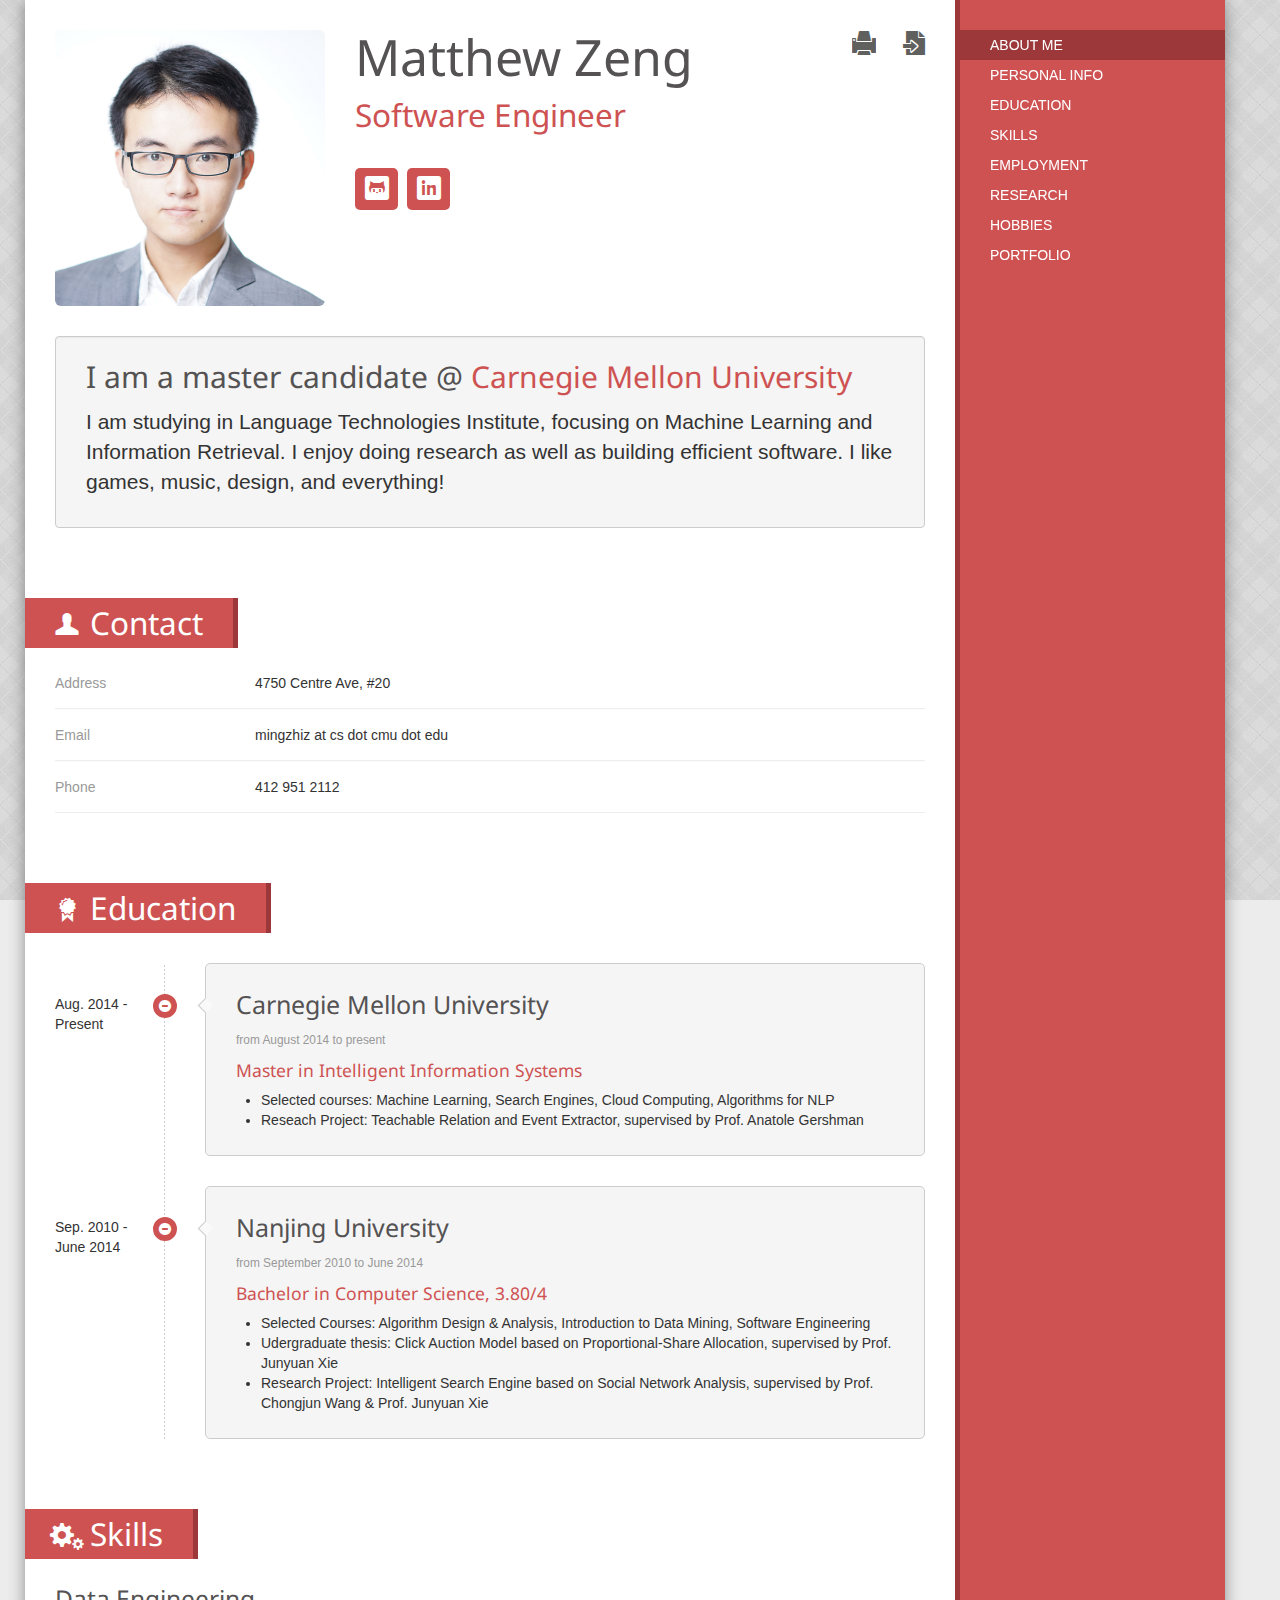
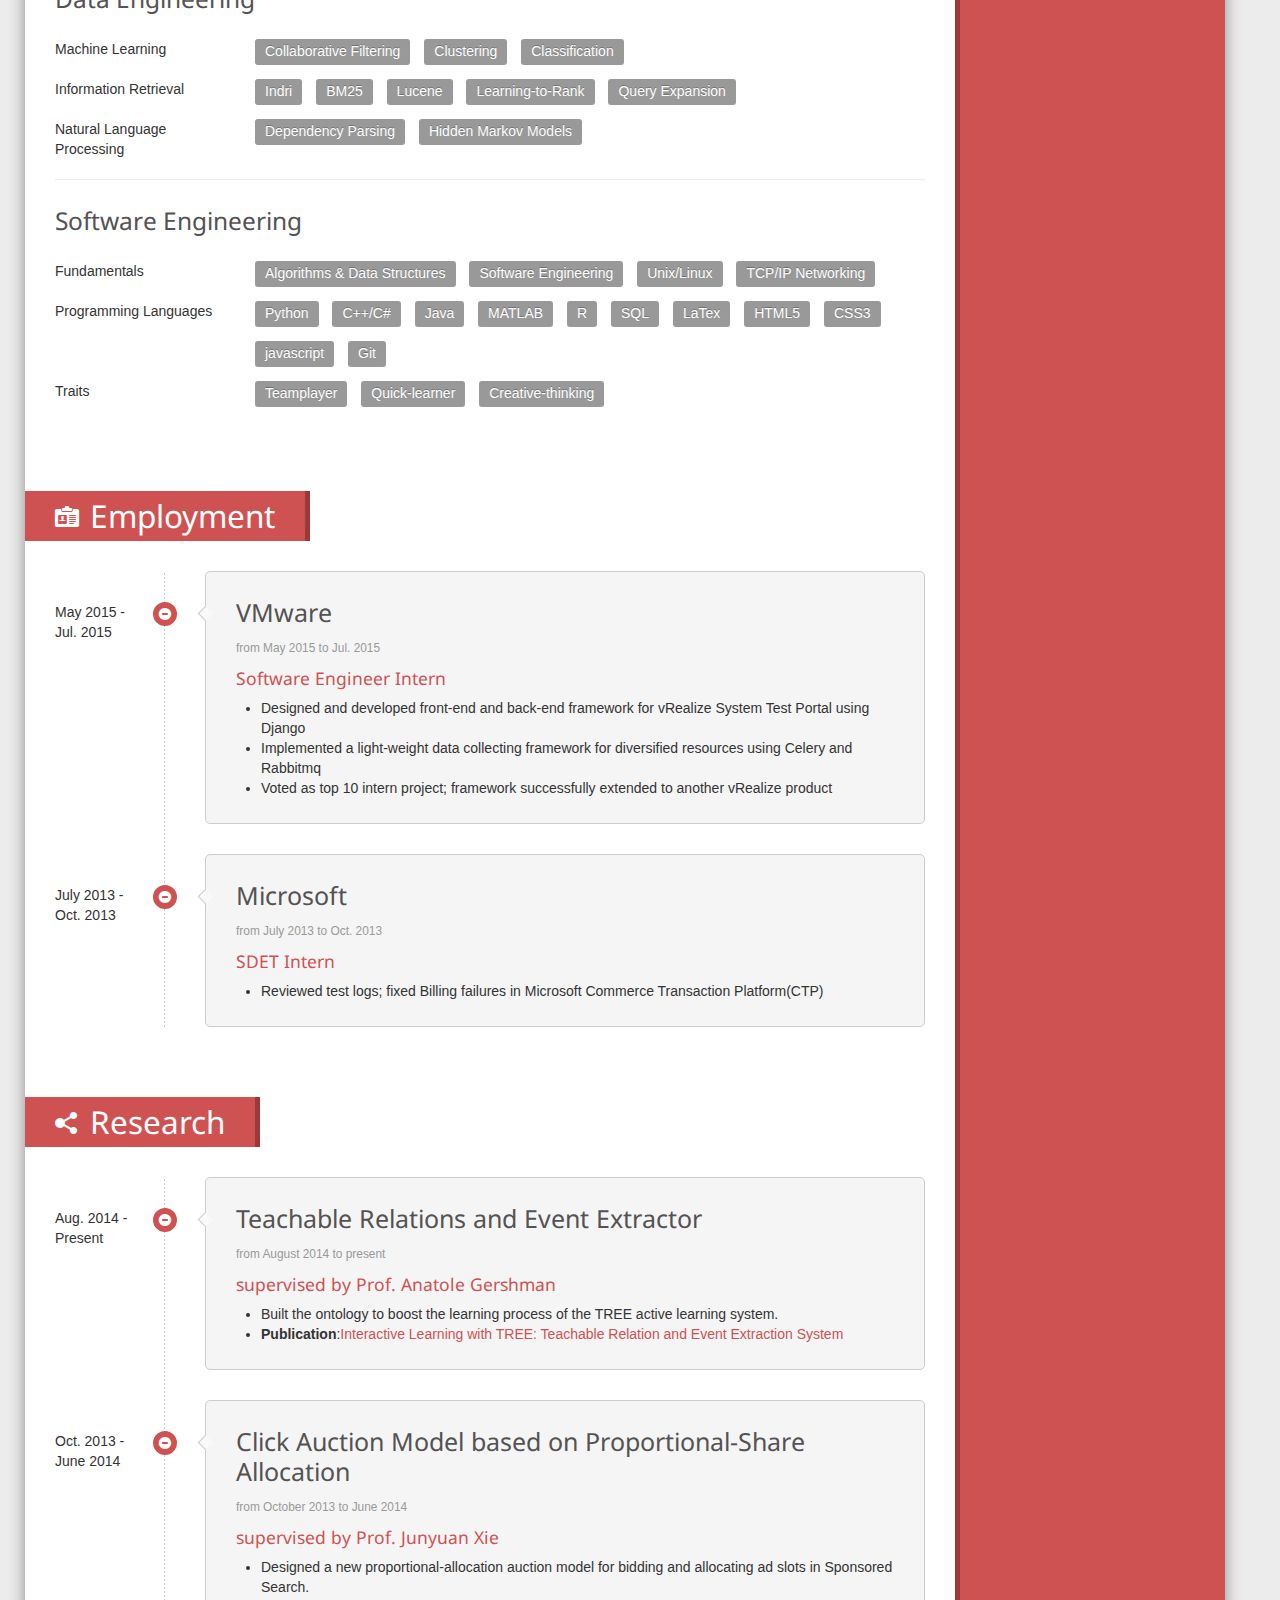
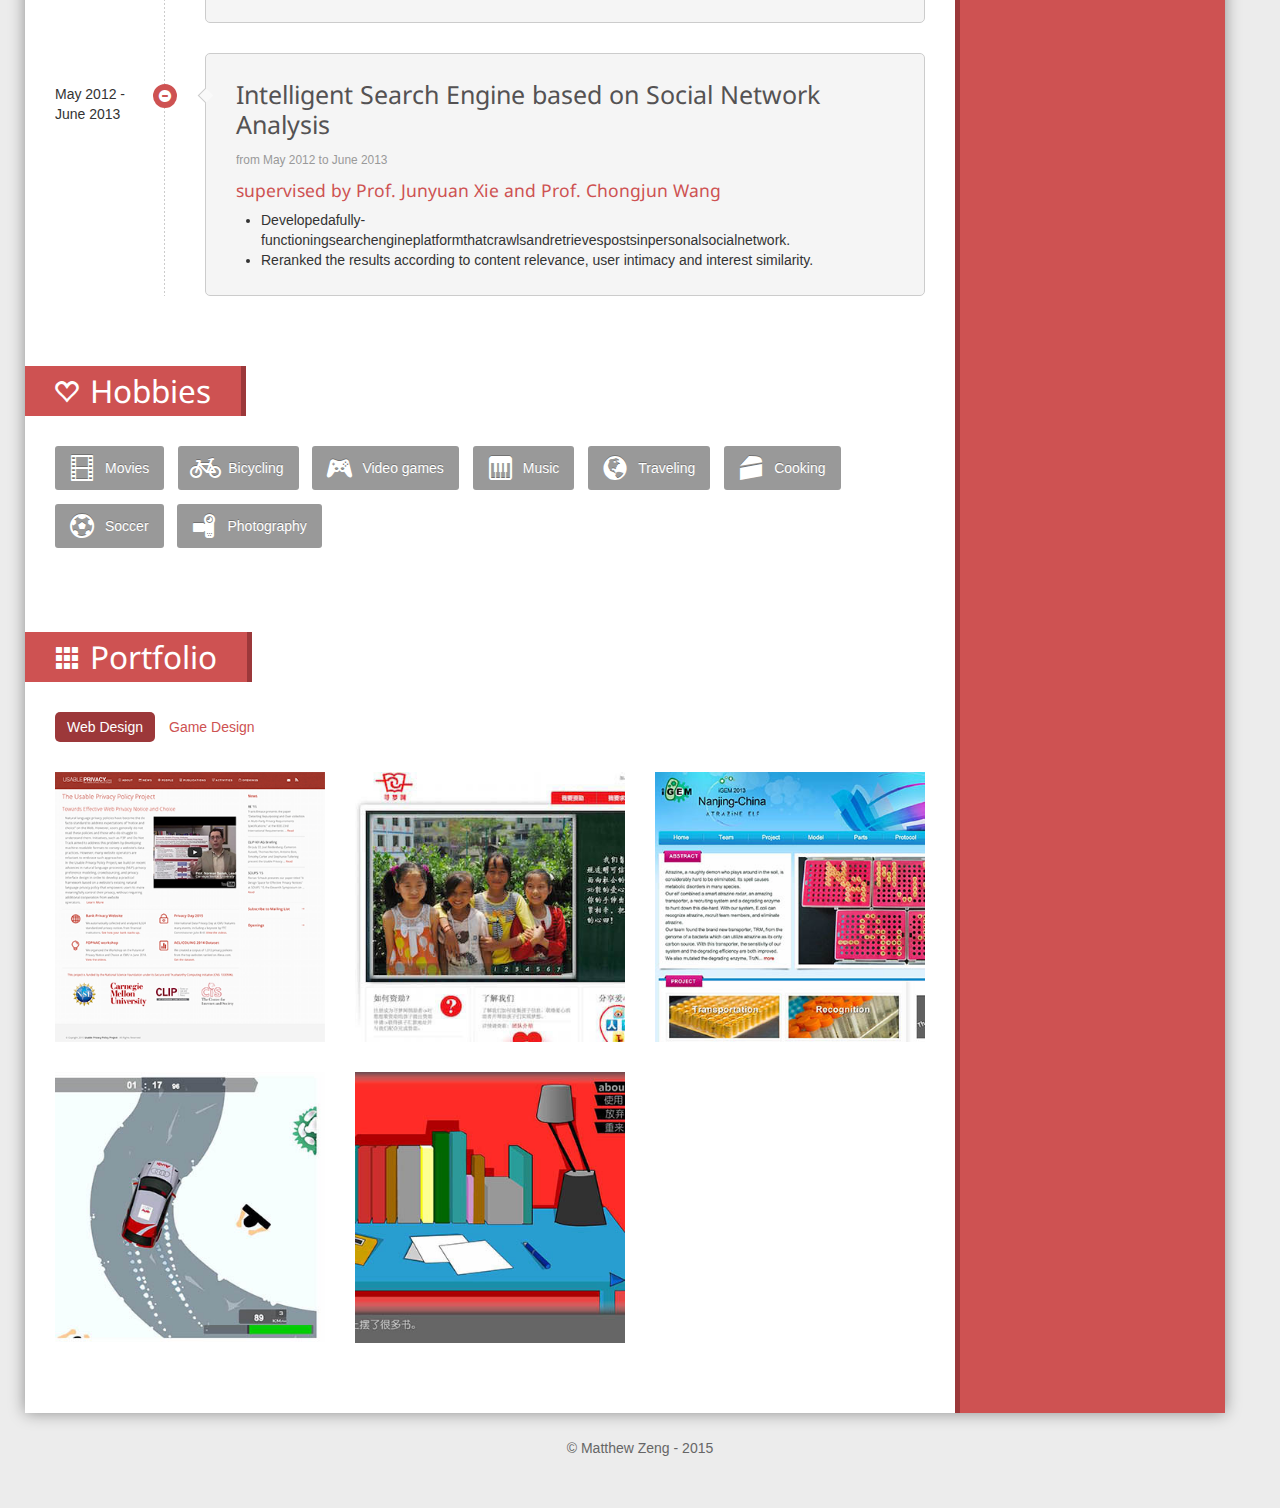
<file: index.html>
<!DOCTYPE html>
<html>
<head>
	<meta charset="utf-8">
	<title>Mingzhi Zeng, Master Candidate in Carnegie Mellon University</title>
	
	<meta name="viewport" content="width=device-width, initial-scale=1.0">
	
	<!-- jQuery -->
	<script src="./js/jquery.min.js"></script><!-- local jquery -->
	<!-- 
	online version of jquery
	<script src="http://ajax.googleapis.com/ajax/libs/jquery/1.9.1/jquery.min.js"></script> 
	-->
	
	<!-- Bootstrap -->
	<link href="./bootstrap/css/bootstrap.min.css" rel="stylesheet" media="screen">
	<link href="./bootstrap/css/bootstrap-responsive.min.css" rel="stylesheet">
	<script src="./bootstrap/js/bootstrap.min.js"></script>
	
	<!-- Glyphicons -->
	<link href="./css/glyphicons.css" rel="stylesheet" media="screen">

	<!-- Plugins -->
	<script src="./js/jquery.easing.1.3.js"></script>
	<script src="./js/jquery.isotope.min.js"></script>
	<script src="./js/jquery.ba-resize.min.js"></script>
	
	<link href="./css/prettyPhoto.css" rel="stylesheet" media="screen">
	<script src="./js/jquery.prettyPhoto.js"></script>
	
	<script src="./js/klass.min.js"></script>
	<script src="./js/code.photoswipe.jquery-3.0.4.min.js"></script>
	<link href="./css/photoswipe.css" rel="stylesheet" media="screen">
	
	<!-- Theme -->
	<link href='http://fonts.googleapis.com/css?family=Open+Sans|Oswald|Droid+Sans|Yanone+Kaffeesatz|Droid+Serif|Ubuntu|Lobster|Francois+One|Arvo|Changa+One|Rokkitt|Nunito|Bitter|Merriweather|Raleway|Pacifico|Josefin+Sans|Questrial|Cantarell|Norican|Vollkorn|Quicksand|Limelight|Cantata+One|Bree+Serif|Oleo+Script|Playfair+Display|Quattrocento+Sans|Berkshire+Swash|Passion+One|Cuprum' rel='stylesheet' type='text/css'>
	<link href="./style.css" rel="stylesheet" media="screen">
		
	<!-- Skin -->
	<link type="text/css" rel="stylesheet/less" href="./css/skin.less" media="screen">
	<!-- LESS.js -->
	<script src="./js/less-1.3.3.min.js"></script>
	
	<script src="./js/scripts.js"></script>
	

	<!--[if lt IE 9]>
	<link rel="stylesheet" type="text/css" href="./css/ie.css" />
	<script src="http://html5shim.googlecode.com/svn/trunk/html5.js"></script>
	<![endif]-->
	
	<!-- PRINT CSS -->
	<link type="text/css" rel="stylesheet" href="./css/print.css" media="print">
	
	
</head>

<body class="backgrounded" data-spy="scroll" data-target=".sidebar-nav">
		
<div class="navbar navbar-inverse navbar-fixed-top visible-phone noprint" id="phone-navbar">
	<div class="navbar-inner">
		<div class="container">
			<a class="btn btn-navbar" data-toggle="collapse" data-target=".nav-collapse">
				<span class="icon-bar"></span>
				<span class="icon-bar"></span>
				<span class="icon-bar"></span>
			</a>
			<a class="brand" href="#">Matthew Zeng</a>
			<div class="nav-collapse collapse">
				<ul class="nav">
					<li><a href="#about-me" class="scroller">About me</a></li>
					<li><a href="#personal-information" class="scroller">Personal Info</a></li>
					<li><a href="#education" class="scroller">Education</a></li>
					<li><a href="#employment" class="scroller">Employment</a></li>
					<li><a href="#skills" class="scroller">Skills</a></li>
					<li><a href="#research" class="scroller">Research</a></li>
					<li><a href="#coursedesign" class="scroller">Course Designs</a></li>
					<li><a href="#gamedesign" class="scroller">Game Designs</a></li>
					<li><a href="#webdesign" class="scroller">Web Designs</a></li>
					<li><a href="#hobbies" class="scroller">Hobbies</a></li>
					<li><a href="#contact" class="scroller">Contact</a></li>
				</ul>
			</div><!--/.nav-collapse -->
		</div>
	</div>
</div><!--/#phone-navbar -->

<div class="container">
      <div class="row" id="content">
      	
      	
      	
      	<!-- If you want the sidebar placed on the left, place it just after this and change the sbright class by sbleft -->
      	

        <!-- MAIN CONTENT -->
        <div class="span9 equal" id="main-content">
        
        	<div class="tools noprint visible-desktop">
				<a href="javascript:if(window.print)window.print()" title="Print" data-placement="bottom" class="tips glyphicons print"><i></i></a>
				<a href="./CV_Matthew_Zeng.pdf" title="Download CV" data-placement="bottom" class="tips glyphicons file_import"><i></i></a>
			</div>

        
        	<div class="section first-section" id="about-me">
	            <div class="row author">
	            	<div class="span3">
	            		<img class="img-rounded" src="./images/avatar.jpg" alt="">
	            	</div>
	            	<div class="span6">
				    	<h1>Matthew Zeng</h1><br/>
				   		<h2 class="primary-color">Software Engineer</h2>
						<div class="social-media noprint" style="margin-top:10px;">
							<div>
								<div class="tips icon-btn" title="GitHub" data-placement="bottom"><a href="https://github.com/immzz" class="glyphicons white github"><i></i></a></div>
								<div class="tips icon-btn" title="Linkedin" data-placement="bottom"><a href="https://www.linkedin.com/in/mingzhizeng" class="glyphicons white linked_in"><i></i></a></div>
							</div>
						</div>
				   	</div>
				</div>
			
						
				
				<div class="well">
					<h3>I am a master candidate @ <a href="#">Carnegie Mellon University</a></h3>
					<p class="lead">I am studying in Language Technologies Institute, focusing on Machine Learning and Information Retrieval. I enjoy doing research as well as building efficient software. I like games, music, design, and everything!</p>
				</div>
				
						
			</div><!--/section--> 
            
            <div class="section" id="personal-information">
	            <h2 class="section-title"><span class="glyphicons user"><i></i></span>Contact<a href="#phone-navbar" class="top visible-phone"><span class="glyphicons white up_arrow"><i></i></span></a></h2>
				
				<div class="row">
	        		<div class="infoline span9 first"><div class="row">
	            		<div class="span2 muted">Address</div>
	            		<div class="span7">4750 Centre Ave, #20</div>
				  	</div></div>
				  	<span class="clear"></span>
				  	
	        		<div class="infoline span9"><div class="row">
					  	<div class="span2 muted">Email</div>
					  	<div class="span7">
					  		mingzhiz at cs dot cmu dot edu
					  	</div>
					</div></div>
				  	<span class="clear"></span>
				  	
	        		<div class="infoline span9"><div class="row">
					  	<div class="span2 muted">Phone</div>
					  	<div class="span7">
					  		412 951 2112
					  	</div>
					</div></div>
				  	<span class="clear"></span>
			  
			  	</div>
		  	</div><!--/section--> 
		  	
		  	
		  	
		  	
		  	<div class="section" id="education">
			  	<h2 class="section-title"><span class="glyphicons certificate"><i></i></span>Education<a href="#phone-navbar" class="top visible-phone"><span class="glyphicons white up_arrow"><i></i></span></a></h2>
			  	
			  	<div class="timeline">
			  		
		  			 <div class="timeline-item">
		  			 	<div class="timeline-item-date">Aug. 2014 - Present</div>
		  			 	<div class="timeline-item-trigger"><span class="glyphicons white circle_minus" data-toggle="collapse" data-target="#education1"><i></i></span></div>
		  			 	<div class="timeline-arrow"><i></i></div>
		  			 	<div class="timeline-item-content">
							<h3 class="timeline-item-title" data-toggle="collapse" data-target="#education1">Carnegie Mellon University</h3>
							<div class="collapse in" id="education1">
								<p><small class="muted">from August 2014 to present</small></p>
								<h4 class="media-heading primary-color">Master in Intelligent Information Systems</h4>
								<p><ul>
									<li>Selected courses: Machine Learning, Search Engines, Cloud Computing, Algorithms for NLP</li>
									<li>Reseach Project: Teachable Relation and Event Extractor, supervised by Prof. Anatole Gershman</li>
								</ul></p>	
							</div>
						</div>
					 </div><!--/timeline-item--> 
					 <span class="clear"></span>
					 
					  <div class="timeline-item">
		  			 	<div class="timeline-item-date">Sep. 2010 - June 2014</div>
		  			 	<div class="timeline-item-trigger"><span class="glyphicons white circle_minus" data-toggle="collapse" data-target="#education2"><i></i></span></div>
		  			 	<div class="timeline-arrow"><i></i></div>
		  			 	<div class="timeline-item-content">
							<h3 class="timeline-item-title" data-toggle="collapse" data-target="#education2">Nanjing University</h3>
							<div class="collapse in" id="education2">
								<p><small class="muted">from September 2010 to June 2014</small></p>
								<h4 class="media-heading primary-color">Bachelor in Computer Science, 3.80/4</h4>
								<p><ul>
									<li>Selected Courses: Algorithm Design & Analysis, Introduction to Data Mining, Software Engineering</li>
									<li>Udergraduate thesis: Click Auction Model based on Proportional-Share Allocation, supervised by Prof. Junyuan Xie</li>
									<li>Research Project: Intelligent Search Engine based on Social Network Analysis, supervised by Prof. Chongjun Wang & Prof. Junyuan Xie</li>
								</ul></p>	
							</div>
						</div>
					 </div><!--/timeline-item--> 
					 <span class="clear"></span>
			  	</div><!--/timeline --> 
		  	
		  	</div><!--/section-->
			
		  	
		  	
		  	
		  	<div class="section skills" id="skills">
		  		<h2 class="section-title"><span class="glyphicons cogwheels"><i></i></span>Skills<a href="#phone-navbar" class="top visible-phone"><span class="glyphicons white up_arrow"><i></i></span></a></h2>
			  	<h3>Data Engineering</h3>
			  	
			  	<div class="row">
					<div class="span2">Machine Learning</div>
			  		<div class="span7">
						<span class="label">Collaborative Filtering</span>
						<span class="label">Clustering</span>
						<span class="label">Classification</span>
			  		</div>
					<span class="spacer"></span>
			  		<div class="span2">Information Retrieval</div>
			  		<div class="span7">
						<span class="label">Indri</span>
						<span class="label">BM25</span>
						<span class="label">Lucene</span>
						<span class="label">Learning-to-Rank</span>
						<span class="label">Query Expansion</span>
			  		</div>
					<div class="span2">Natural Language Processing</div>
					<div class="span7">
						<span class="label">Dependency Parsing</span>
						<span class="label">Hidden Markov Models</span>
					</div>
			  	</div>
			  	
			  	<hr/>
			  				  	
			  	<h3>Software Engineering</h3>
			  	
			  	<div class="row">
					<div class="span2">Fundamentals</div>
			  		<div class="span7">
						<span class="label">Algorithms & Data Structures</span>
						<span class="label">Software Engineering</span>
						<span class="label">Unix/Linux</span>
						<span class="label">TCP/IP Networking</span>
			  		</div>
					<span class="spacer"></span>
			  		<div class="span2">Programming Languages</div>
			  		<div class="span7">
						<span class="label">Python</span>
						<span class="label">C++/C#</span>
						<span class="label">Java</span>
						<span class="label">MATLAB</span>
						<span class="label">R</span>
						<span class="label">SQL</span>
						<span class="label">LaTex</span>
			  			<span class="label">HTML5</span>
			  			<span class="label">CSS3</span>
			  			<span class="label">javascript</span>
			  			<span class="label">Git</span>
			  		</div>
					<div class="span2">Traits</div>
					<div class="span7">
						<span class="label">Teamplayer</span>
						<span class="label">Quick-learner</span>
						<span class="label">Creative-thinking</span>
					</div>
			  	</div>
			  	
		  	</div><!--/section-->
		  	
			
		  	<div class="section" id="employment">
			  	<h2 class="section-title"><span class="glyphicons nameplate"><i></i></span>Employment<a href="#phone-navbar" class="top visible-phone"><span class="glyphicons white up_arrow"><i></i></span></a></h2>
			  	
			  	<div class="timeline">
		  			 <div class="timeline-item">
		  			 	<div class="timeline-item-date"> May 2015 - Jul. 2015</div>
		  			 	<div class="timeline-item-trigger"><span class="glyphicons white circle_minus" data-toggle="collapse" data-target="#position1"><i></i></span></div>
		  			 	<div class="timeline-arrow"><i></i></div>
		  			 	<div class="timeline-item-content">
							<h3 class="timeline-item-title" data-toggle="collapse" data-target="#position1">VMware</h3>
							<div class="collapse in" id="position1">
								<p><small class="muted">from May 2015 to Jul. 2015</small></p>
								<h4 class="media-heading primary-color">Software Engineer Intern</h4>
								<p><ul>
									<li>Designed and developed front-end and back-end framework for vRealize System Test Portal using Django</li>
									<li>Implemented a light-weight data collecting framework for diversified resources using Celery and Rabbitmq</li>
									<li>Voted as top 10 intern project; framework successfully extended to another vRealize product</li>
								</ul>
								</p>	
							</div>
						</div>
					 </div><!--/timeline-item-->
					 <span class="clear"></span>
		  			 <div class="timeline-item">
		  			 	<div class="timeline-item-date"> July 2013 - Oct. 2013</div>
		  			 	<div class="timeline-item-trigger"><span class="glyphicons white circle_minus" data-toggle="collapse" data-target="#position1"><i></i></span></div>
		  			 	<div class="timeline-arrow"><i></i></div>
		  			 	<div class="timeline-item-content">
							<h3 class="timeline-item-title" data-toggle="collapse" data-target="#position1">Microsoft</h3>
							<div class="collapse in" id="position1">
								<p><small class="muted">from July 2013 to Oct. 2013</small></p>
								<h4 class="media-heading primary-color">SDET Intern</h4>
								<p><ul>
									<li>Reviewed test logs; fixed Billing failures in Microsoft Commerce Transaction Platform(CTP)</li>
								</ul>
								</p>	
							</div>
						</div>
					 </div><!--/timeline-item--> 
					 
		  			 
			  	</div><!--/timeline --> 
			</div><!--/section-->
			
			
			
		  	<div class="section" id="research">
			  	<h2 class="section-title"><span class="glyphicons share_alt"><i></i></span>Research<a href="#phone-navbar" class="top visible-phone"><span class="glyphicons white up_arrow"><i></i></span></a></h2>
			  	
			  	<div class="timeline">
			  		
		  			 <div class="timeline-item">
		  			 	<div class="timeline-item-date"> Aug. 2014 - Present</div>
		  			 	<div class="timeline-item-trigger"><span class="glyphicons white circle_minus" data-toggle="collapse" data-target="#position1"><i></i></span></div>
		  			 	<div class="timeline-arrow"><i></i></div>
		  			 	<div class="timeline-item-content">
							<h3 class="timeline-item-title" data-toggle="collapse" data-target="#position1">Teachable Relations and Event Extractor</h3>
							<div class="collapse in" id="position1">
								<p><small class="muted">from August 2014 to present</small></p>
								<h4 class="media-heading primary-color">supervised by Prof. Anatole Gershman</h4>
								<p><ul>
									<li>Built the ontology to boost the learning process of the TREE active learning system.</li>
									<li><strong>Publication</strong>:<a href="http://link.springer.com/chapter/10.1007/978-3-319-19581-0_23#page-1">Interactive Learning with TREE: Teachable Relation and Event Extraction System</a></li>
								</ul>
								</p>	
							</div>
						</div>
					 </div><!--/timeline-item--> 
					 <span class="clear"></span>
		  			 <div class="timeline-item">
		  			 	<div class="timeline-item-date"> Oct. 2013 - June 2014</div>
		  			 	<div class="timeline-item-trigger"><span class="glyphicons white circle_minus" data-toggle="collapse" data-target="#position1"><i></i></span></div>
		  			 	<div class="timeline-arrow"><i></i></div>
		  			 	<div class="timeline-item-content">
							<h3 class="timeline-item-title" data-toggle="collapse" data-target="#position1">Click Auction Model based on Proportional-Share Allocation</h3>
							<div class="collapse in" id="position1">
								<p><small class="muted">from October 2013 to June 2014</small></p>
								<h4 class="media-heading primary-color">supervised by Prof. Junyuan Xie</h4>
								<p><ul>
									<li>Designed a new proportional-allocation auction model for bidding and allocating ad slots in Sponsored Search.</li>
								</ul>
								</p>	
							</div>
						</div>
					 </div><!--/timeline-item--> 
					 <span class="clear"></span>
					 
		  			 <div class="timeline-item">
		  			 	<div class="timeline-item-date"> May 2012 - June 2013</div>
		  			 	<div class="timeline-item-trigger"><span class="glyphicons white circle_minus" data-toggle="collapse" data-target="#position1"><i></i></span></div>
		  			 	<div class="timeline-arrow"><i></i></div>
		  			 	<div class="timeline-item-content">
							<h3 class="timeline-item-title" data-toggle="collapse" data-target="#position1">Intelligent Search Engine based on Social Network Analysis</h3>
							<div class="collapse in" id="position1">
								<p><small class="muted">from May 2012 to June 2013</small></p>
								<h4 class="media-heading primary-color">supervised by Prof. Junyuan Xie and Prof. Chongjun Wang</h4>
								<p><ul>
									<li>Developedafully-functioningsearchengineplatformthatcrawlsandretrievespostsinpersonalsocialnetwork.</li>
									<li>Reranked the results according to content relevance, user intimacy and interest similarity.</li>
								</ul>
								</p>	
							</div>
						</div>
					 </div><!--/timeline-item--> 
					 <span class="clear"></span>
			  	</div><!--/timeline --> 
			</div><!--/section-->
			
			<div class="section hobbies" id="hobbies">
		  		<h2 class="section-title"><span class="glyphicons heart_empty"><i></i></span>Hobbies<a href="#phone-navbar" class="top visible-phone"><span class="glyphicons white up_arrow"><i></i></span></a></h2>
			  	
			  	<div class="row">
			  		<div class="span9">
			  			<span class="label tips mobtoo" title="I love sci-fy & detective movies">
			  				<span class="glyphicons white film"><i></i>Movies</span>
			  			</span>
			  			<span class="label"><span class="glyphicons white bicycle"><i></i>Bicycling</span></span>
			  			
			  			<span class="label tips mobtoo" title="I love RPG and SIM games!"><span class="glyphicons white gamepad"><i></i>Video games</span></span>
			  			<span class="label tips mobtoo" title="I love ROCK music!"><span class="glyphicons white piano"><i></i>Music</span></span>
			  			<span class="label"><span class="glyphicons white globe"><i></i>Traveling</span></span>
			  			<span class="label"><span class="glyphicons white cake"><i></i>Cooking</span></span>
						<span class="label tips mobtoo" title="My facorite team is Chelsea"><span class="glyphicons white soccer_ball"><i></i>Soccer</span></span>
						<span class="label"><span class="glyphicons white camera_small"><i></i>Photography</span></span>
			  		</div>
			  	</div>
			  	
		  	</div><!--/section-->
			

			
			<div class="section clearfix noprint" id="portfolio">
				<h2 class="section-title"><span class="glyphicons show_thumbnails"><i></i></span>Portfolio<a href="#phone-navbar" class="top visible-phone"><span class="glyphicons white up_arrow"><i></i></span></a></h2>
			
				<ul class="nav nav-pills" id="portfolio-filters">
					<li class="active"><a href="#" data-filter=".portfolio-webdesign">Web Design</a></li>
					<li><a href="#" data-filter=".portfolio-gamedesign">Game Design</a></li>
				</ul>
				<!-- Featured Portfolio items -->
				<div class="row" id="portfolio-items">
					<div class="span3 portfolioitem portfolio-webdesign">
						<img src="./images/thumbup.png" alt="">
						<div class="portfolioitem-hoverinfo">
							<h3>Usable Privacy</h3>
							<p>Worked as a fullstack Django developer.</p>
							<div class="portfolioitem-actions">
								<a href="./images/11.png" class="tips img-circle lightbox" title="Preview image" data-placement="bottom" rel="prettyPhoto[portfolioimages]"><span class="glyphicons white zoom_in"><i></i></span></a>
								<a href="#portfolioitem-1" class="tips more-info img-circle" title="View Project" data-placement="bottom"><span class="glyphicons white share"><i></i></span></a>
							</div>
						</div>
					</div><!--/portfolioitem-->
					
					<div class="span3 portfolioitem portfolio-webdesign">
						<img src="./images/thumbxunmeng.jpg" alt="">
						<div class="portfolioitem-hoverinfo">
							<h3>Xunmeng.org</h3>
							<p>Worked as a fullstack developer.</p>
							<div class="portfolioitem-actions">
								<a href="./images/01.jpg" class="tips img-circle lightbox" title="Preview image" data-placement="bottom" rel="prettyPhoto[portfolioimages]"><span class="glyphicons white zoom_in"><i></i></span></a>
								<a href="#portfolioitem-2" class="tips more-info img-circle" title="View Project" data-placement="bottom"><span class="glyphicons white share"><i></i></span></a>
							</div>
						</div>
					</div><!--/portfolioitem-->
					
					<div class="span3 portfolioitem portfolio-webdesign">
						<img src="./images/thumbigem.jpg" alt="">
						<div class="portfolioitem-hoverinfo">
							<h3>iGEM "Nanjing-China" Team Wiki</h3>
							<p>Team Wiki for iGEM 2013</p>
							<div class="portfolioitem-actions">
								<a href="./images/04.jpg" class="tips img-circle lightbox" title="Preview image" data-placement="bottom" rel="prettyPhoto[portfolioimages]"><span class="glyphicons white zoom_in"><i></i></span></a>
								<a href="#portfolioitem-3" class="tips more-info img-circle" title="View Project" data-placement="bottom"><span class="glyphicons white share"><i></i></span></a>
							</div>
						</div>
					</div><!--/portfolioitem-->
					
					<div class="span3 portfolioitem portfolio-gamedesign">
						<img src="./images/thumbzrally.jpg" alt="">
						<div class="portfolioitem-hoverinfo">
							<h3>Z-Rally</h3>
							<p>A rally racing game.</p>
							<div class="portfolioitem-actions">
								<a href="./images/06.jpg" class="tips img-circle lightbox" title="Preview image" data-placement="bottom" rel="prettyPhoto[portfolioimages]"><span class="glyphicons white zoom_in"><i></i></span></a>
								<a href="#portfolioitem-4" class="tips more-info img-circle" title="View Project" data-placement="bottom"><span class="glyphicons white share"><i></i></span></a>
							</div>
						</div>
					</div><!--/portfolioitem-->
					
					<div class="span3 portfolioitem portfolio-gamedesign">
						<img src="./images/thumbtcs.jpg" alt="">
						<div class="portfolioitem-hoverinfo">
							<h3>The Crime Scene</h3>
							<p>An escaping game.</p>
							<div class="portfolioitem-actions">
								<a href="./images/09.jpg" class="tips img-circle lightbox" title="Preview image" data-placement="bottom" rel="prettyPhoto[portfolioimages]"><span class="glyphicons white zoom_in"><i></i></span></a>
								<a href="#portfolioitem-5" class="tips more-info img-circle" title="View Project" data-placement="bottom"><span class="glyphicons white share"><i></i></span></a>
							</div>
						</div>
					</div><!--/portfolioitem-->
					
					
					
			
			
			
				</div><!--/row-->
				<!-- /Featured Portfolio Items -->

				<div class="row" id="full-portfolio-items">
					<div class="span9">
			
						<a href="#" class="btn btn-primary hidden" id="portfolio-back">&larr; Back to Portfolio List</a>
						
						<!-- This is a Portfolio item -->
						<div class="portfolioitem-content hidden" id="portfolioitem-1">
							<img src="./images/11.png" alt="">
							<h2 class="primary-color">Usable Privacy</h2>
							
							<h3>Website for Usable Privacy Group</h3>
							<p>Website for Usable Privacy Group, developed on Django.</p>
							<ul class="pager">
								<li class="previous"><a href="#portfolioitem-2" class="">&larr; Previous</a></li>
								<li class="next"><a href="#portfolioitem-5" class="">Next &rarr;</a></li>
							</ul>
						</div>
						<!-- /Portfolio item -->
						
						<!-- This is a Portfolio item -->
						<div class="portfolioitem-content hidden" id="portfolioitem-2">
							<img src="./images/01.jpg" alt="">
							<h2 class="primary-color">Xunmeng.org</h2>
							
							<h3>A one-on-one fund-raising platform</h3>
							<p>The essential motivation to build this platform rooted from a volunteer activity in Guizhou province in China. We met many children who is eager to go to school but their family can't afford the cost. We collected their basic information and after coming back, we decided to build a website to help.</p>
							<ul class="pager">
								<li class="previous"><a href="#portfolioitem-1" class="">&larr; Previous</a></li>
								<li class="next"><a href="#portfolioitem-3" class="">Next &rarr;</a></li>
							</ul>
						
						</div>
						<!-- /Portfolio item -->
						
						<!-- This is a Portfolio item -->
						<div class="portfolioitem-content hidden" id="portfolioitem-3">
							<img src="./images/04.jpg" alt="">
							<h2 class="primary-color">iGEM Team Wiki</h2>
							
							<h3>Team Wiki for iGEM 2013</h3>
							<p>Worked as a fullstack developer. Collaborated with my teammates and built the team Wiki using MediaWiki.</p>
							<ul class="pager">
								<li class="previous"><a href="#portfolioitem-2" class="">&larr; Previous</a></li>
								<li class="next"><a href="#portfolioitem-4" class="">Next &rarr;</a></li>
							</ul>
						
						</div>
						<!-- /Portfolio item -->
						
						<!-- This is a Portfolio item -->
						<div class="portfolioitem-content hidden" id="portfolioitem-4">
							<img src="./images/06.jpg" alt="">
							<h2 class="primary-color"></h2>
							
							<h3>Z-Rally</h3>
							<p>A rally racing game.</p>
							<ul class="pager">
								<li class="previous"><a href="#portfolioitem-3" class="">&larr; Previous</a></li>
								<li class="next"><a href="#portfolioitem-5" class="">Next &rarr;</a></li>
							</ul>
						
						</div>
						<!-- /Portfolio item -->
						
						<!-- This is a Portfolio item -->
						<div class="portfolioitem-content hidden" id="portfolioitem-5">
							<img src="./images/09.jpg" alt="">
							<h2 class="primary-color"></h2>
							
							<h3>The Crime Scene</h3>
							<p>An ecaping game.</p>
							<ul class="pager">
								<li class="previous"><a href="#portfolioitem-4" class="">&larr; Previous</a></li>
								<li class="next"><a href="#portfolioitem-1" class="">Next &rarr;</a></li>
							</ul>
						
						</div>
						<!-- /Portfolio item -->
						
						
			
				</div><!--/span9-->
			
			</div><!--/row-->
				
		</div><!--/section-->
		<span class="clear"></span>	
			  
		
		

          
        </div><!--/span9-->
        <!-- END OF THE MAIN CONTENT -->
        
        <!-- Sidebar placed on the RIGHT of the screen -->
        <div class="span3 sbright noprint" id="sidebar">
          <div class="sidebar-nav equal hidden-phone">
            <ul class="nav nav-list affix" id="resumenav">
              <li><a href="#about-me" class="scroller">About me</a></li>
              <li><a href="#personal-information" class="scroller">Personal Info</a></li>
              
              <li><a href="#education" class="scroller">Education</a></li>
              <li><a href="#skills" class="scroller">Skills</a></li>
			  <li><a href="#employment" class="scroller">Employment</a></li>
              <li><a href="#research" class="scroller">Research</a></li>
              <li><a href="#hobbies" class="scroller">Hobbies</a></li>
              <li><a href="#portfolio" class="scroller">Portfolio</a></li>
            </ul>
          </div><!--/sidebar-nav -->
          <span class="clear"></span>
        </div><!--/span3 -->
        
		</div><!--/row-->
      
		<div id="footer">
		<p>&copy; Matthew Zeng - 2015</p>
		</div>

</div><!--/.container-->
<script>
  (function(i,s,o,g,r,a,m){i['GoogleAnalyticsObject']=r;i[r]=i[r]||function(){
  (i[r].q=i[r].q||[]).push(arguments)},i[r].l=1*new Date();a=s.createElement(o),
  m=s.getElementsByTagName(o)[0];a.async=1;a.src=g;m.parentNode.insertBefore(a,m)
  })(window,document,'script','//www.google-analytics.com/analytics.js','ga');

  ga('create', 'UA-54079632-1', 'auto');
  ga('send', 'pageview');

</script>
</body>
</html>
</file>
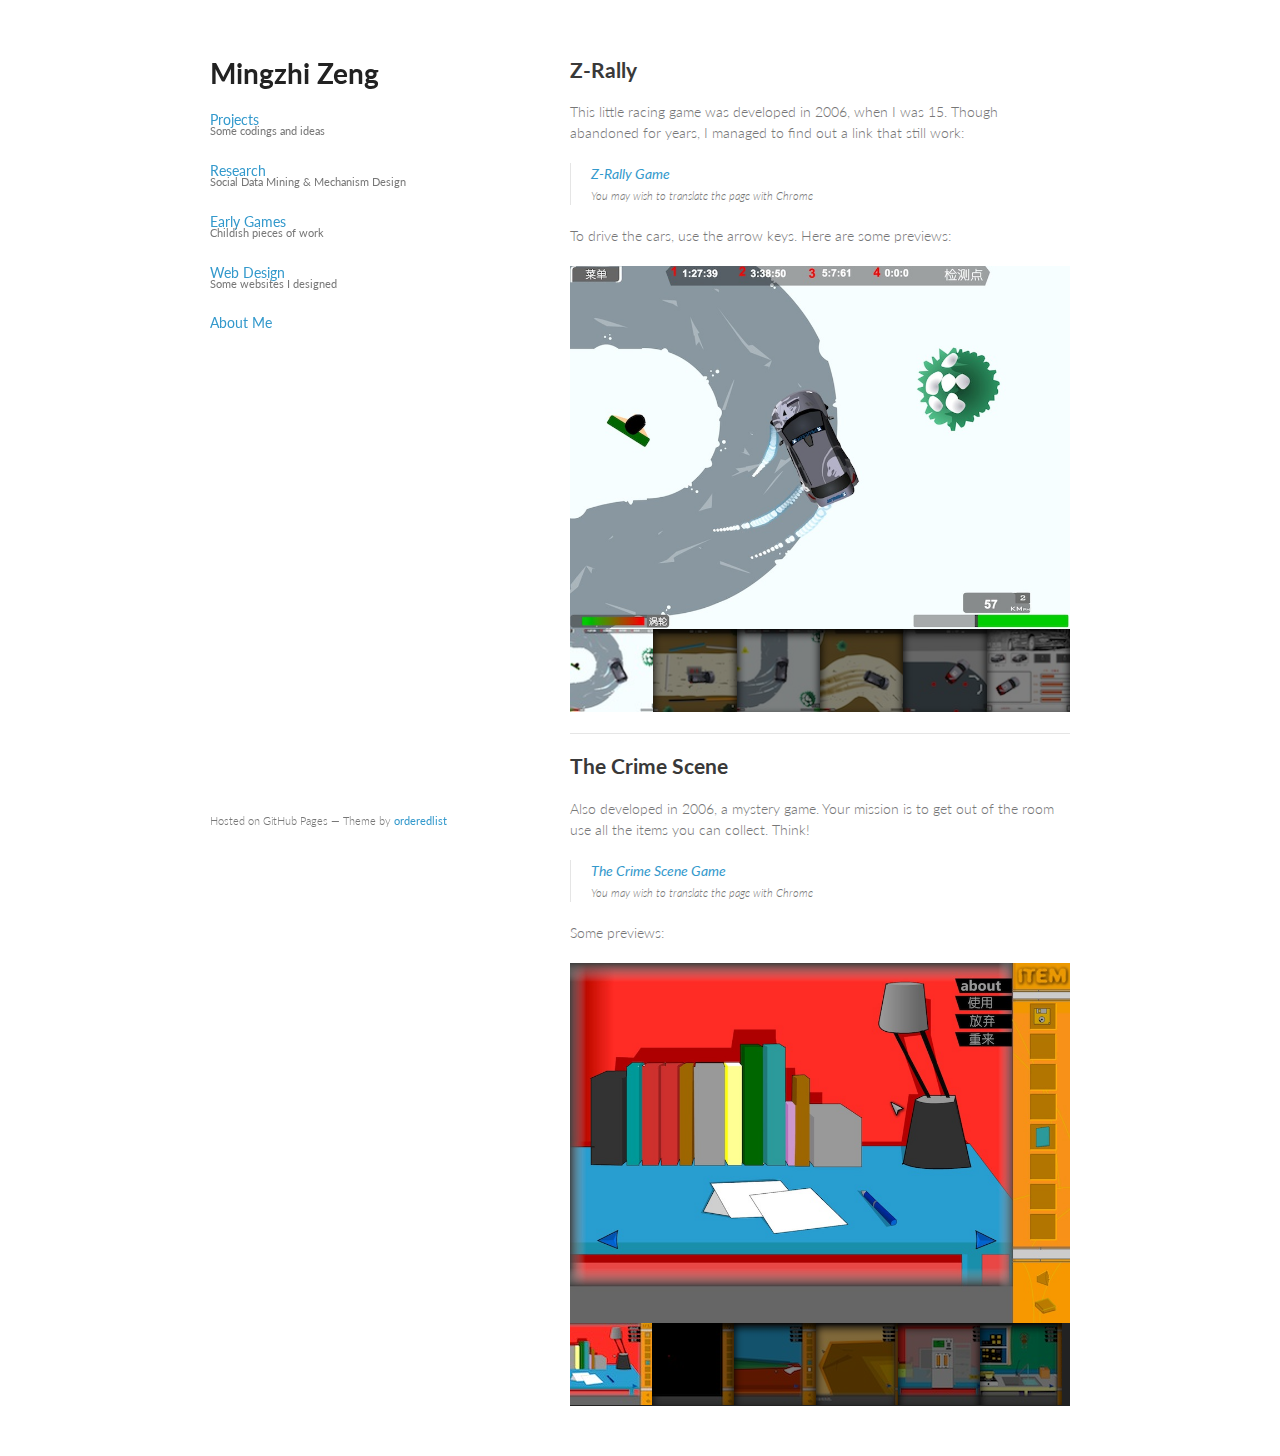
<file: games.html>
<!doctype html>
<html><head>
    <meta charset="utf-8">
    <meta http-equiv="X-UA-Compatible" content="chrome=1">
    <title>Mingzhi Zeng's Homepage</title>
    
    <link rel="stylesheet" href="stylesheets/styles.css">
    <link rel="stylesheet" href="stylesheets/pygment_trac.css">
    
    
    
    <script src="javascripts/thumbnailctrl/js/jquery.min.js"></script>
    <script src="javascripts/thumbnailctrl/js/modernizr-2.0.6.min.js"></script>
    <script src="javascripts/thumbnailctrl/js/responsivethumbnailgallery.js"></script>
    <script>
		$(document).ready(function() {
    var gallery_1 = new $.ThumbnailGallery($('#zrally-gallery'), {
        thumbImages: 'imgs/gamethumbs/zrally-snap-',
        smallImages: 'imgs/gamesmall/zrally-snap-',
        largeImages: 'imgs/gamelarge/zrally-snap-',
        count: 6,
        thumbImageType: 'jpeg',
        imageType: 'jpeg',
        breakpoint: 600,
        shadowStrength: 1
    });
	var gallery_2 = new $.ThumbnailGallery($('#tcs-gallery'), {
        thumbImages: 'imgs/gamethumbs/tcs-snap-',
        smallImages: 'imgs/gamesmall/tcs-snap-',
        largeImages: 'imgs/gamelarge/tcs-snap-',
        count: 6,
        thumbImageType: 'jpeg',
        imageType: 'jpeg',
        breakpoint: 600,
        shadowStrength: 1
    });
});
	</script>
    <meta name="viewport" content="width=device-width, initial-scale=1, user-scalable=no">
    <!--[if lt IE 9]>
    <script src="//html5shiv.googlecode.com/svn/trunk/html5.js"></script>
    <![endif]-->
  </head>
  <body>
    <div class="wrapper">
      <header>
        <h1>Mingzhi Zeng</h1>
        
        <p class="view"><a href="projects.html">Projects<small>Some codings and ideas</small></a></p>
        <p class="view"><a href="research.html">Research<small>Social Data Mining & Mechanism Design</small></a></p>
        <p class="view"><a href="games.html">Early Games<small>Childish pieces of work</small></a></p>
        <p class="view"><a href="webdesign.html">Web Design<small>Some websites I designed</small></a></p>
        <p class="view"><a href="/">About Me</a></p>
      </header>
      <section>
        <h2>Z-Rally</h2>
        <p>This little racing game was developed in 2006, when I was 15.  Though abandoned for years, I managed to find out a link that still work:</p>
        <blockquote>
        <p><a href="http://www.flash8.net/flash/27075.shtml" target="_blank">Z-Rally Game</a><br/><small><em>You may wish to translate the page with Chrome</em></small></p>
         
        </blockquote>
        <p>To drive the cars, use the arrow keys. Here are some previews:</p>
        <div id="zrally-gallery"></div>
        <div class="clear"></div>
        <br/>
        <hr>
        <h2>The Crime Scene</h2>
        <p>Also developed in 2006, a mystery game. Your mission is to get out of the room use all the items you can collect. Think!</p>
        <blockquote>
        <p><a href="http://www.7k7k.com/swf/10787.htm" target="_blank">The Crime Scene Game</a><br/><small><em>You may wish to translate the page with Chrome</em></small></p>
         
        </blockquote>
        <p>Some previews:</p>
        <div id="tcs-gallery"></div>
        <div class="clear"></div>
        
      </section>
      <footer>
        
        <p><small>Hosted on GitHub Pages &mdash; Theme by <a href="https://github.com/orderedlist">orderedlist</a></small></p>
      </footer>
    </div>
    <script src="javascripts/scale.fix.js"></script>
  </body>
</html>
</file>
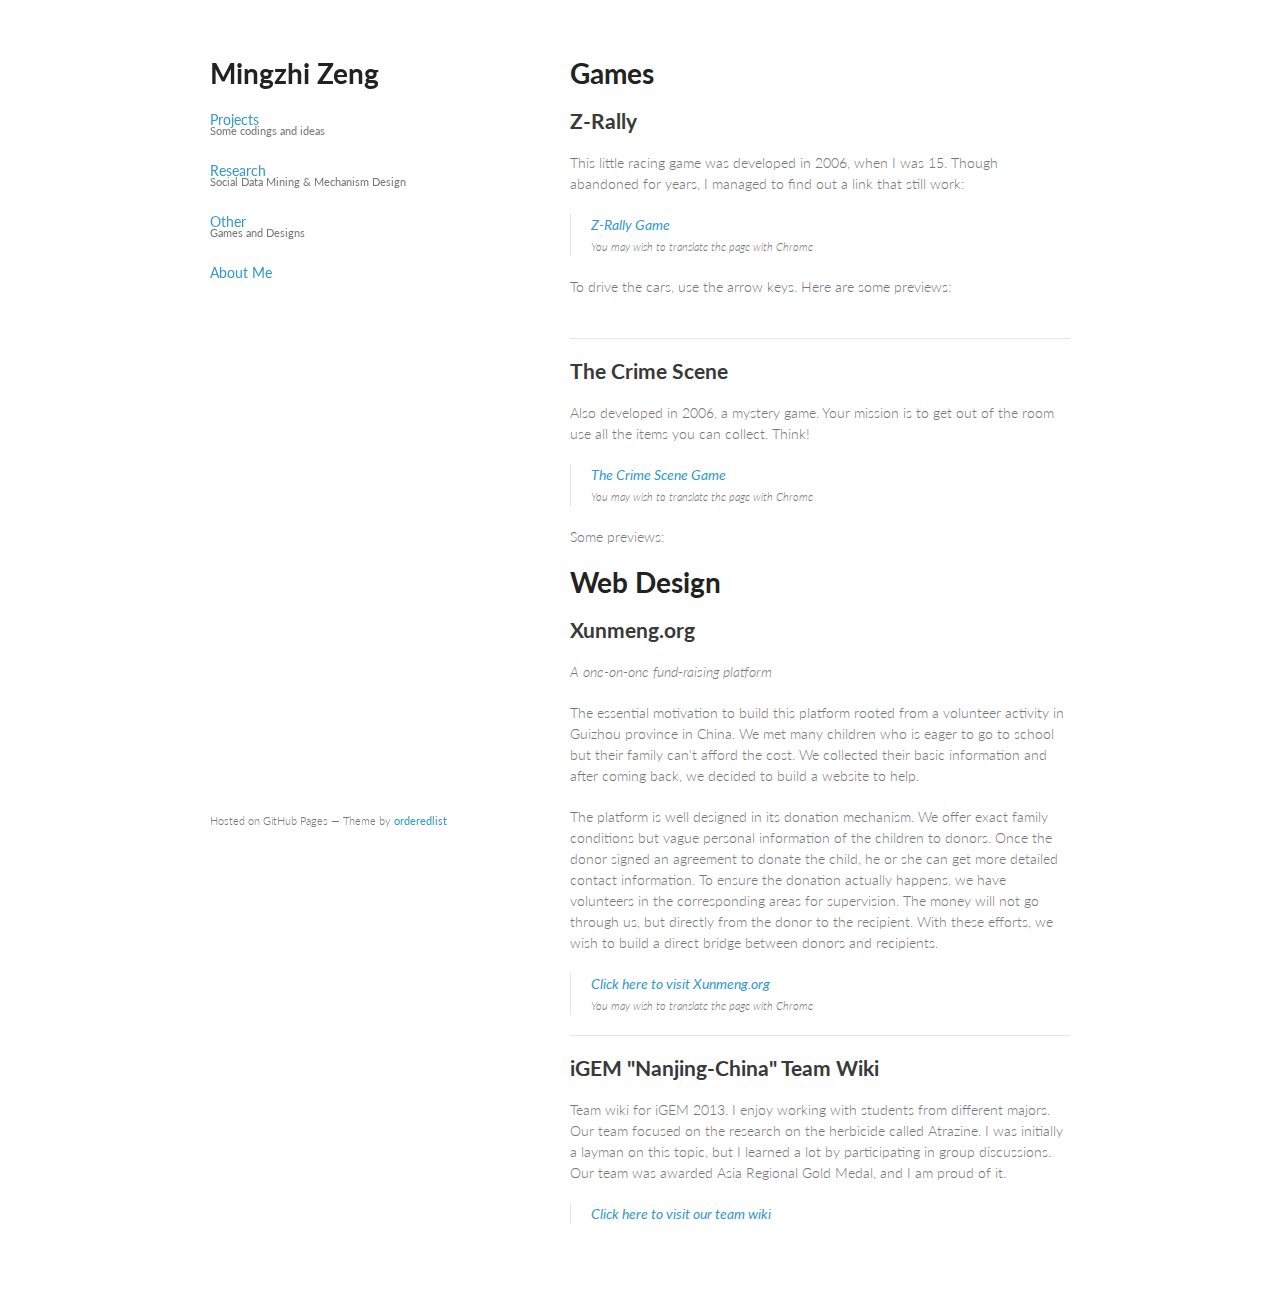
<file: other.html>
<!doctype html>
<html>
  <head>
    <meta charset="utf-8">
    <meta http-equiv="X-UA-Compatible" content="chrome=1">
    <title>Mingzhi Zeng, Master Candidate in Carnegie Mellon University</title>
    
    <link rel="stylesheet" href="stylesheets/styles.css">
    <link rel="stylesheet" href="stylesheets/pygment_trac.css">
    <script>
  (function(i,s,o,g,r,a,m){i['GoogleAnalyticsObject']=r;i[r]=i[r]||function(){
  (i[r].q=i[r].q||[]).push(arguments)},i[r].l=1*new Date();a=s.createElement(o),
  m=s.getElementsByTagName(o)[0];a.async=1;a.src=g;m.parentNode.insertBefore(a,m)
  })(window,document,'script','//www.google-analytics.com/analytics.js','ga');

  ga('create', 'UA-54079632-1', 'auto');
  ga('send', 'pageview');

</script>
    <script src="javascripts/thumbnailctrl/js/jquery.min.js"></script>
    <script src="javascripts/thumbnailctrl/js/modernizr-2.0.6.min.js"></script>
    <script src="javascripts/thumbnailctrl/js/responsivethumbnailgallery.js"></script>
    <script>
		$(document).ready(function() {
   
});
	</script>
    
    <meta name="viewport" content="width=device-width, initial-scale=1, user-scalable=no">
    <!--[if lt IE 9]>
    <script src="//html5shiv.googlecode.com/svn/trunk/html5.js"></script>
    <![endif]-->
  </head>
  <body>
    <div class="wrapper">
      <header>
        <h1>Mingzhi Zeng</h1>
        <p class="view"><a href="projects.html">Projects<small>Some codings and ideas</small></a></p>
        <p class="view"><a href="research.html">Research<small>Social Data Mining & Mechanism Design</small></a></p>
        <p class="view"><a href="other.html">Other<small>Games and Designs</small></a></p>
        <p class="view"><a href=".">About Me</a></p>
      </header>
      <section>
      	<h1>Games</h1>
        <h2>Z-Rally</h2>
        <p>This little racing game was developed in 2006, when I was 15.  Though abandoned for years, I managed to find out a link that still work:</p>
        <blockquote>
        <p><a href="http://www.flash8.net/flash/27075.shtml" target="_blank">Z-Rally Game</a><br/><small><em>You may wish to translate the page with Chrome</em></small></p>
         
        </blockquote>
        <p>To drive the cars, use the arrow keys. Here are some previews:</p>
        <div id="zrally-gallery"></div>
        <div class="clear"></div>
        <br/>
        <hr>
        <h2>The Crime Scene</h2>
        <p>Also developed in 2006, a mystery game. Your mission is to get out of the room use all the items you can collect. Think!</p>
        <blockquote>
        <p><a href="http://www.7k7k.com/swf/10787.htm" target="_blank">The Crime Scene Game</a><br/><small><em>You may wish to translate the page with Chrome</em></small></p>
         
        </blockquote>
        <p>Some previews:</p>
        <div id="tcs-gallery"></div>
        <div class="clear"></div>
        <h1>Web Design</h1>
        <h2>Xunmeng.org</h2>
        <p><em>A one-on-one fund-raising platform</a></em></p>
        <p>The essential motivation to build this platform rooted from a volunteer activity in Guizhou province in China. We met many children who is eager to go to school but their family can't afford the cost. We collected their basic information and after coming back, we decided to build a website to help.</p>
        <p>The platform is well designed in its donation mechanism. We offer exact family conditions but vague personal information of the children to donors. Once the donor signed an agreement to donate the child, he or she can get more detailed contact information. To ensure the donation actually happens, we have volunteers in the corresponding areas for supervision. The money will not go through us, but directly from the donor to the recipient. With these efforts, we wish to build a direct bridge between donors and recipients.</p>
        <blockquote>
        <p><a href="http://xunmeng.org" target="_blank">Click here to visit Xunmeng.org</a><br/><small><em>You may wish to translate the page with Chrome</em></small></p>
         
        </blockquote>
        <hr>
        <h2>iGEM "Nanjing-China" Team Wiki</h2>
        <p>Team wiki for iGEM 2013. I enjoy working with students from different majors. Our team focused on the research on the herbicide called Atrazine. I was initially a layman on this topic, but I learned a lot by participating in group discussions. Our team was awarded Asia Regional Gold Medal, and I am proud of it.</p>
        <blockquote>
        <p><a href="http://2013.igem.org/Team:Nanjing-China" target="_blank">Click here to visit our team wiki</a><br/></p>
         
        </blockquote>
      </section>
      <footer>
        
        <p><small>Hosted on GitHub Pages &mdash; Theme by <a href="https://github.com/orderedlist">orderedlist</a></small></p>
      </footer>
    </div>
    <script src="javascripts/scale.fix.js"></script>
  </body>
</html>
</file>
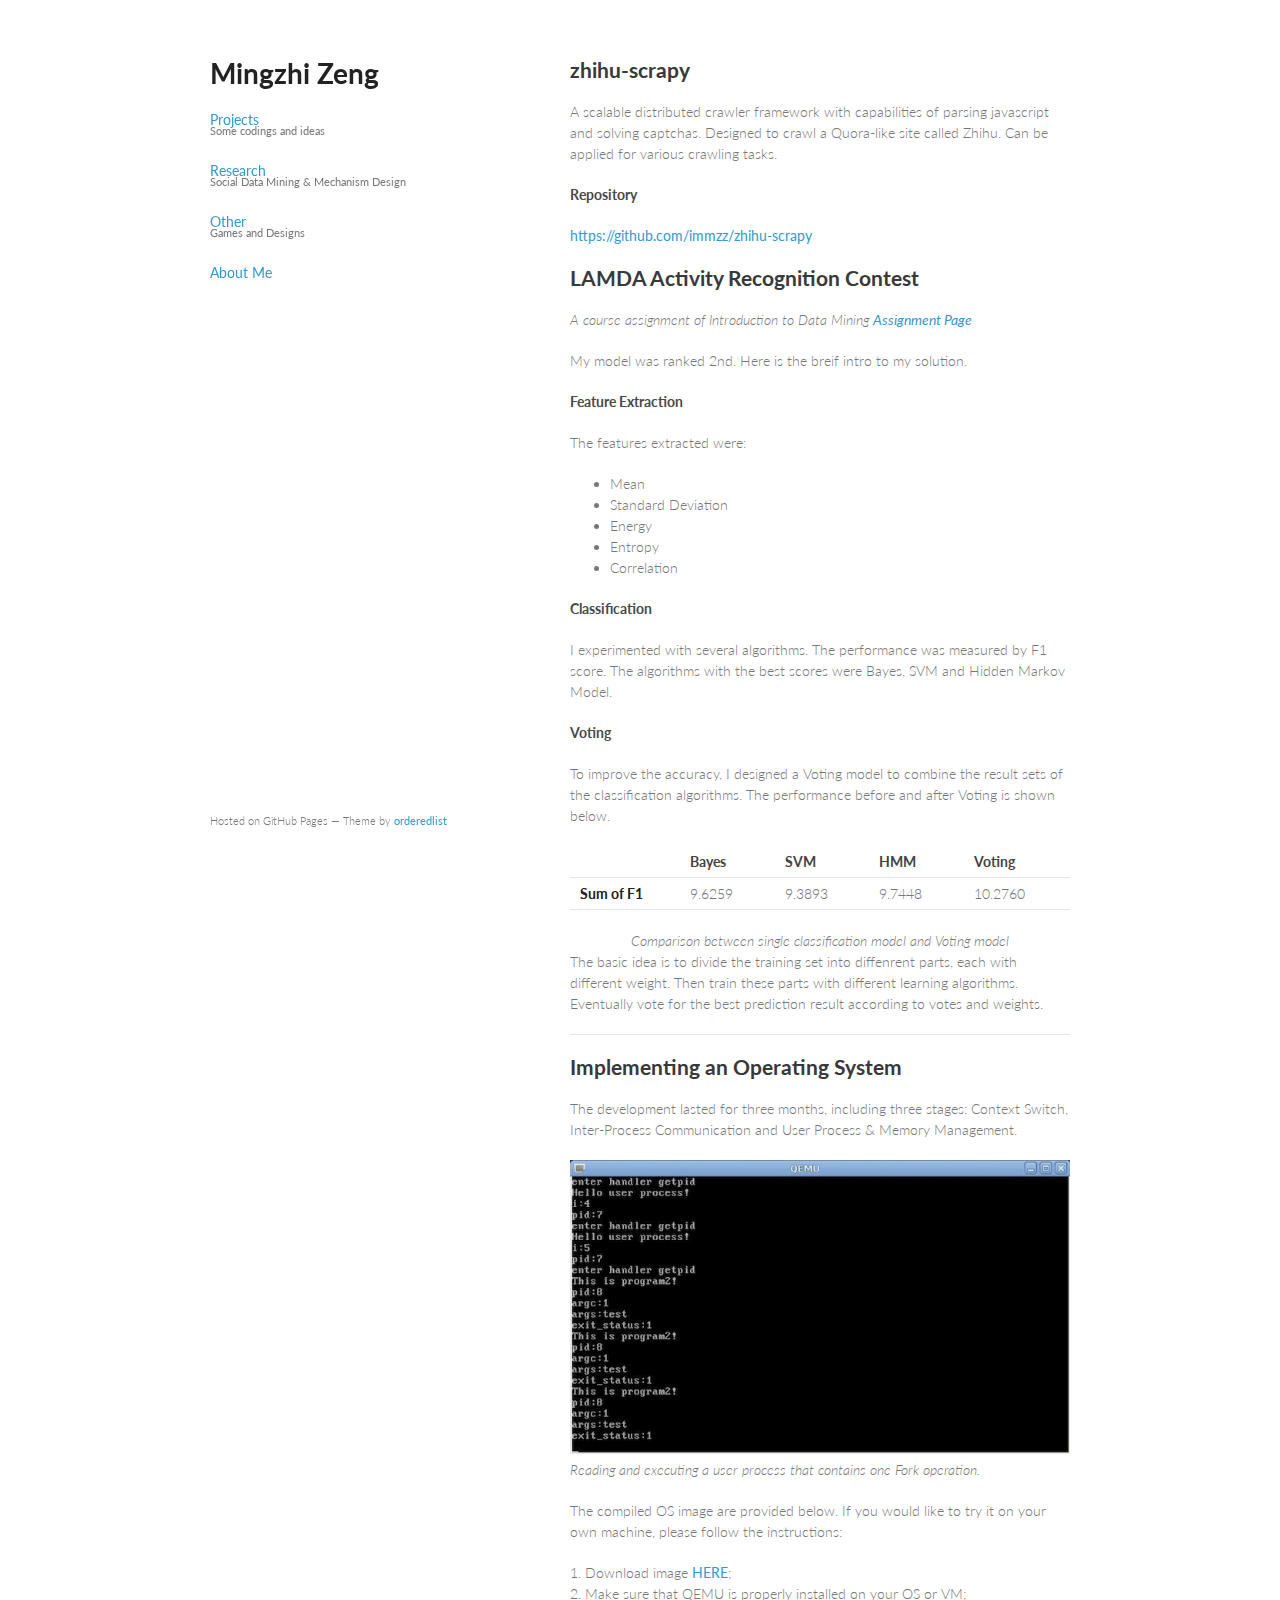
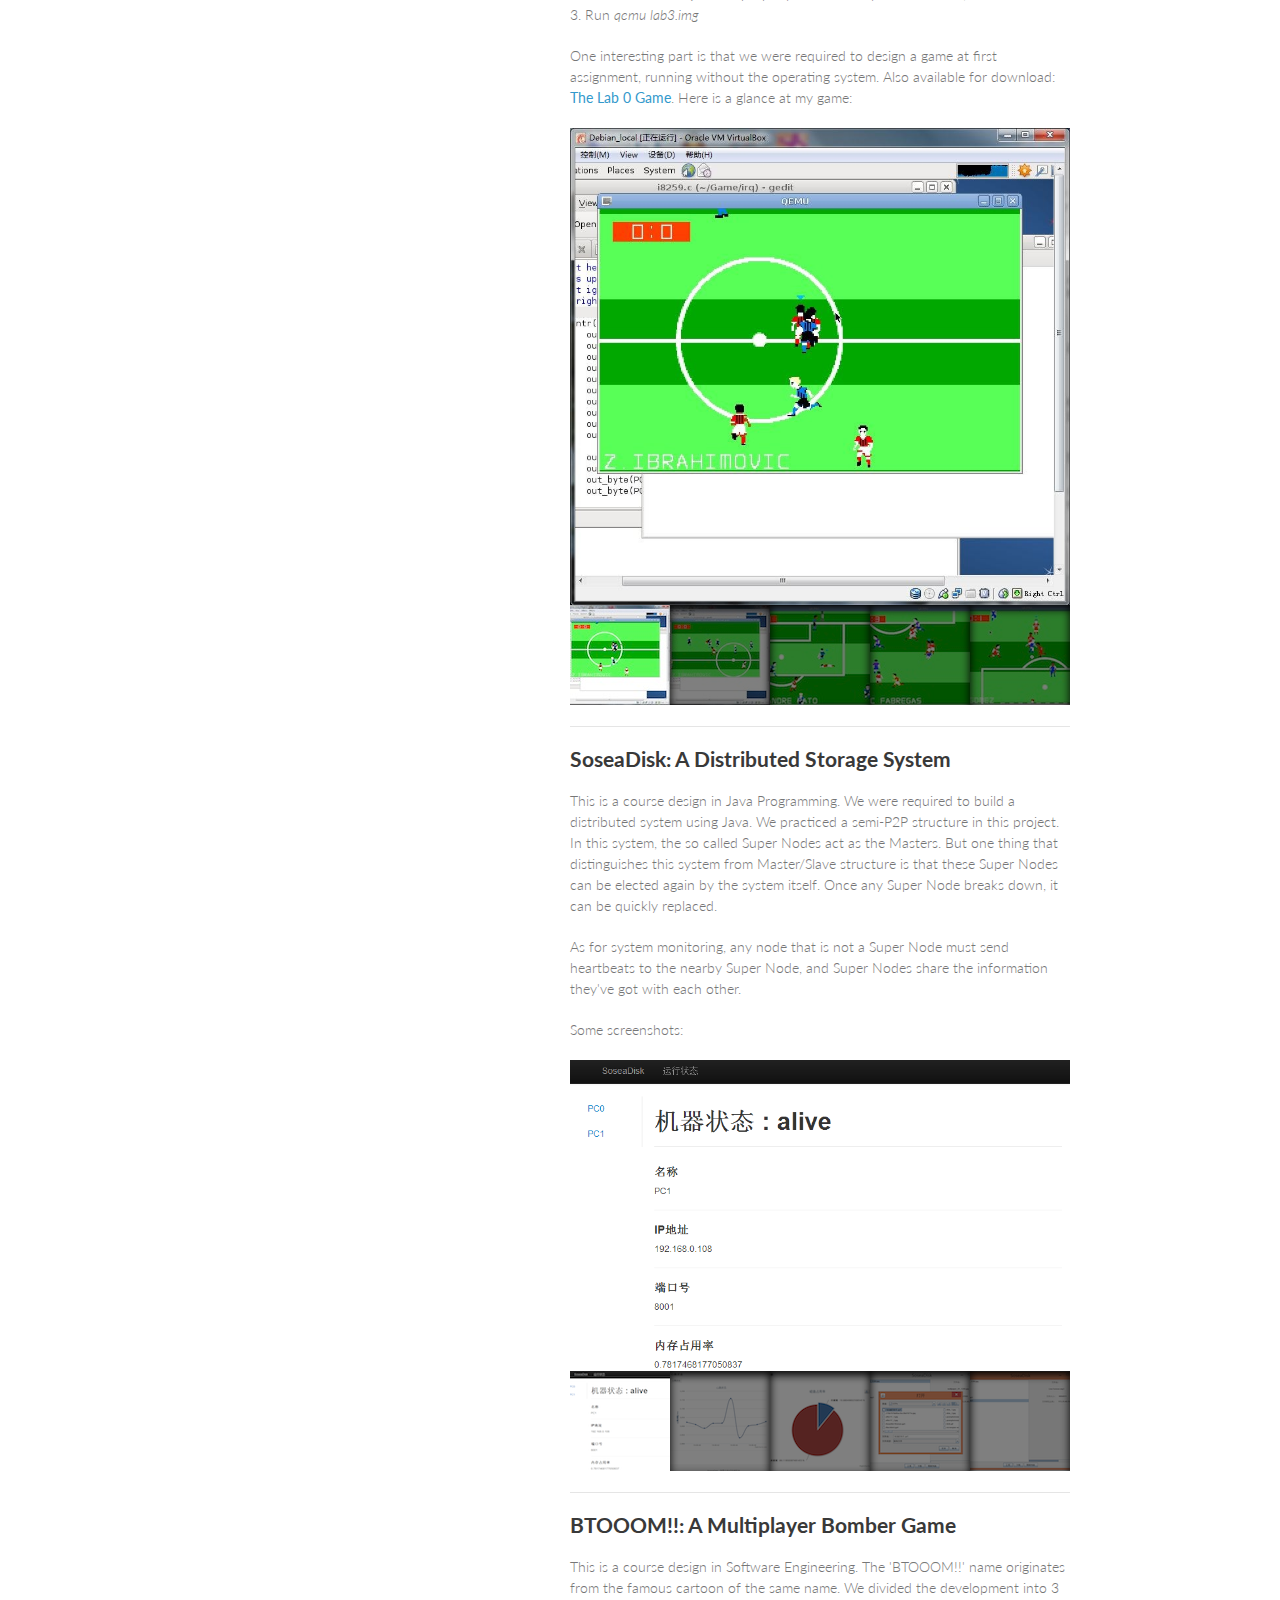
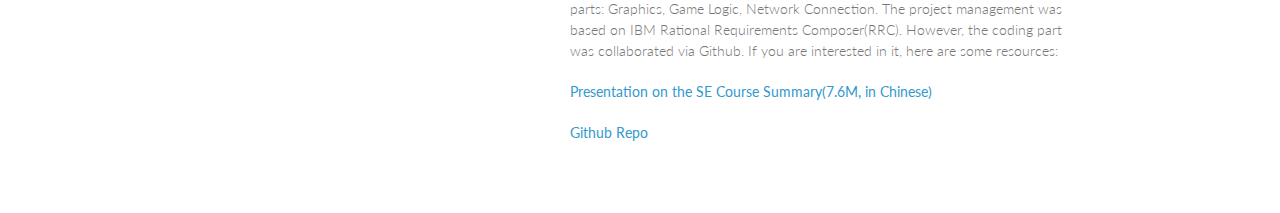
<file: projects.html>
<!doctype html>
<html>
  <head>
  <script>
  (function(i,s,o,g,r,a,m){i['GoogleAnalyticsObject']=r;i[r]=i[r]||function(){
  (i[r].q=i[r].q||[]).push(arguments)},i[r].l=1*new Date();a=s.createElement(o),
  m=s.getElementsByTagName(o)[0];a.async=1;a.src=g;m.parentNode.insertBefore(a,m)
  })(window,document,'script','//www.google-analytics.com/analytics.js','ga');

  ga('create', 'UA-54079632-1', 'auto');
  ga('send', 'pageview');

</script>
    <meta charset="utf-8">
    <meta http-equiv="X-UA-Compatible" content="chrome=1">
    <title>Mingzhi Zeng, Master Candidate in Carnegie Mellon University</title>
    
    <link rel="stylesheet" href="stylesheets/styles.css">
    <link rel="stylesheet" href="stylesheets/pygment_trac.css">
    
    <script src="javascripts/thumbnailctrl/js/jquery.min.js"></script>
    <script src="javascripts/thumbnailctrl/js/modernizr-2.0.6.min.js"></script>
    <script src="javascripts/thumbnailctrl/js/responsivethumbnailgallery.js"></script>
    <script>
		$(document).ready(function() {
    var gallery_1 = new $.ThumbnailGallery($('#osgame-gallery'), {
        thumbImages: 'imgs/projectthumbs/osgame-snap-',
        smallImages: 'imgs/projectsmall/osgame-snap-',
        largeImages: 'imgs/projectlarge/osgame-snap-',
        count: 5,
        thumbImageType: 'jpg',
        imageType: 'jpg',
        breakpoint: 600,
        shadowStrength: 1
    });
	var gallery_2 = new $.ThumbnailGallery($('#soseadisk-gallery'), {
        thumbImages: 'imgs/projectthumbs/soseadisk-snap-',
        smallImages: 'imgs/projectsmall/soseadisk-snap-',
        largeImages: 'imgs/projectlarge/soseadisk-snap-',
        count: 5,
        thumbImageType: 'PNG',
        imageType: 'PNG',
        breakpoint: 600,
        shadowStrength: 1
    });
});
	</script>
    <script>
  (function(i,s,o,g,r,a,m){i['GoogleAnalyticsObject']=r;i[r]=i[r]||function(){
  (i[r].q=i[r].q||[]).push(arguments)},i[r].l=1*new Date();a=s.createElement(o),
  m=s.getElementsByTagName(o)[0];a.async=1;a.src=g;m.parentNode.insertBefore(a,m)
  })(window,document,'script','//www.google-analytics.com/analytics.js','ga');

  ga('create', 'UA-54079632-1', 'auto');
  ga('send', 'pageview');

</script>
    <meta name="viewport" content="width=device-width, initial-scale=1, user-scalable=no">
    <!--[if lt IE 9]>
    <script src="//html5shiv.googlecode.com/svn/trunk/html5.js"></script>
    <![endif]-->
  </head>
  <body>
    <div class="wrapper">
      <header>
        <h1>Mingzhi Zeng</h1>
        <p class="view"><a href="projects.html">Projects<small>Some codings and ideas</small></a></p>
        <p class="view"><a href="research.html">Research<small>Social Data Mining & Mechanism Design</small></a></p>
        <p class="view"><a href="other.html">Other<small>Games and Designs</small></a></p>
        <p class="view"><a href=".">About Me</a></p>
      </header>
      <section>
      	<h2>zhihu-scrapy</h2>
        <p>A scalable distributed crawler framework with capabilities of parsing javascript and solving captchas. Designed to crawl a Quora-like site called Zhihu. Can be applied for various crawling tasks.</p>
        <h4>Repository</h4>
        <p><a href="https://github.com/immzz/zhihu-scrapy">https://github.com/immzz/zhihu-scrapy</a></p>
        <h2>LAMDA Activity Recognition Contest</h2>
        <p><em>A course assignment of Introduction to Data Mining <a href="http://cs.nju.edu.cn/yuy/course_dm13_a2.ashx">Assignment Page</a></em></p>
        <p>My model was ranked 2nd. Here is the breif intro to my solution.</p>
        <h4>Feature Extraction</h4>
        <p>The features extracted were:</p>
        <ul>
        <li>Mean</li>
        <li>Standard Deviation</li>
        <li>Energy</li>
        <li>Entropy</li>
        <li>Correlation</li>
        </ul>
        <h4>Classification</h4>
        <p>I experimented with several algorithms. The performance was measured by F1 score. The algorithms with the best scores were Bayes, SVM and Hidden Markov Model.</p>
        <h4>Voting</h4>
        <p>To improve the accuracy, I designed a Voting model to combine the result sets of the classification algorithms. The performance before and after Voting is shown below.</p>
        <table>
          <tbody><tr>
            <th width="22%"></th><th>Bayes</th><th>SVM</th><th>HMM</th><th>Voting</th>
          </tr>
          <tr>
            <td><strong>Sum of F1</strong></td><td>9.6259</td><td>9.3893</td><td>9.7448</td><td>10.2760</td>
          </tr>
          
        </tbody></table>
        <center><em>Comparison between single classification model and Voting model</em></center>
        <p>The basic idea is to divide the training set into diffenrent parts, each with different weight. Then train these parts with different learning algorithms. Eventually vote for the best prediction result according to votes and weights.</p>
        <hr>
        <h2>Implementing an Operating System</h2>
        <p>The development lasted for three months, including three stages: Context Switch, Inter-Process Communication and User Process & Memory Management.</p>
        <p><img src="imgs/projectlarge/oslab-snap-1.jpg"><em>Reading and executing a user process that contains one Fork operation.</em></p>
        <p>The compiled OS image are provided below. If you would like to try it on your own machine, please follow the instructions:</p>
        <p>1. Download image <a href="res/lab3.img">HERE</a>;<br/>2. Make sure that QEMU is properly installed on your OS or VM;<br/>3. Run <em>qemu lab3.img</em></p>
        <p>One interesting part is that we were required to design a game at first assignment, running without the operating system. Also available for download: <a href="res/lab0_GAME.zip">The Lab 0 Game</a>. Here is a glance at my game:</p>
        <div id="osgame-gallery"></div>
        <div class="clear"></div>
        
        <br/>
        <hr>
        <h2>SoseaDisk: A Distributed Storage System</h2>
        <p>This is a course design in Java Programming. We were required to build a distributed system using Java. We practiced a semi-P2P structure in this project. In this system, the so called Super Nodes act as the Masters. But one thing that distinguishes this system from Master/Slave structure is that these Super Nodes can be elected again by the system itself. Once any Super Node breaks down, it can be quickly replaced. </p><p>As for system monitoring, any node that is not a Super Node must send heartbeats to the nearby Super Node, and Super Nodes share the information they've got with each other.</p>
        <!--<p>The project is hosted on Github, <a href="https://github.com/immzz/hatrick/tree/develop" target="_blank">click here to visit</a>.</p>-->
        <p>Some screenshots:</p>
        <div id="soseadisk-gallery"></div>
        <div class="clear"></div>
        <br/>
        <hr>
        <h2>BTOOOM!!: A Multiplayer Bomber Game</h2>
        <p>This is a course design in Software Engineering. The 'BTOOOM!!' name originates from the famous cartoon of the same name. We divided the development into 3 parts: Graphics, Game Logic, Network Connection. The project management was based on IBM Rational Requirements Composer(RRC). However, the coding part was collaborated via Github. If you are interested in it, here are some resources:</p>
        <p><a href="docs/BTOOM!!_the_demo.pptx">Presentation on the SE Course Summary(7.6M, in Chinese)</a></p>
        <p><a href="https://github.com/immzz/hatrick/tree/develop" target="_blank">Github Repo</a></p>
      </section>
      <footer>
        
        <p><small>Hosted on GitHub Pages &mdash; Theme by <a href="https://github.com/orderedlist">orderedlist</a></small></p>
      </footer>
    </div>
    <script src="javascripts/scale.fix.js"></script>
  </body>
</html>
</file>
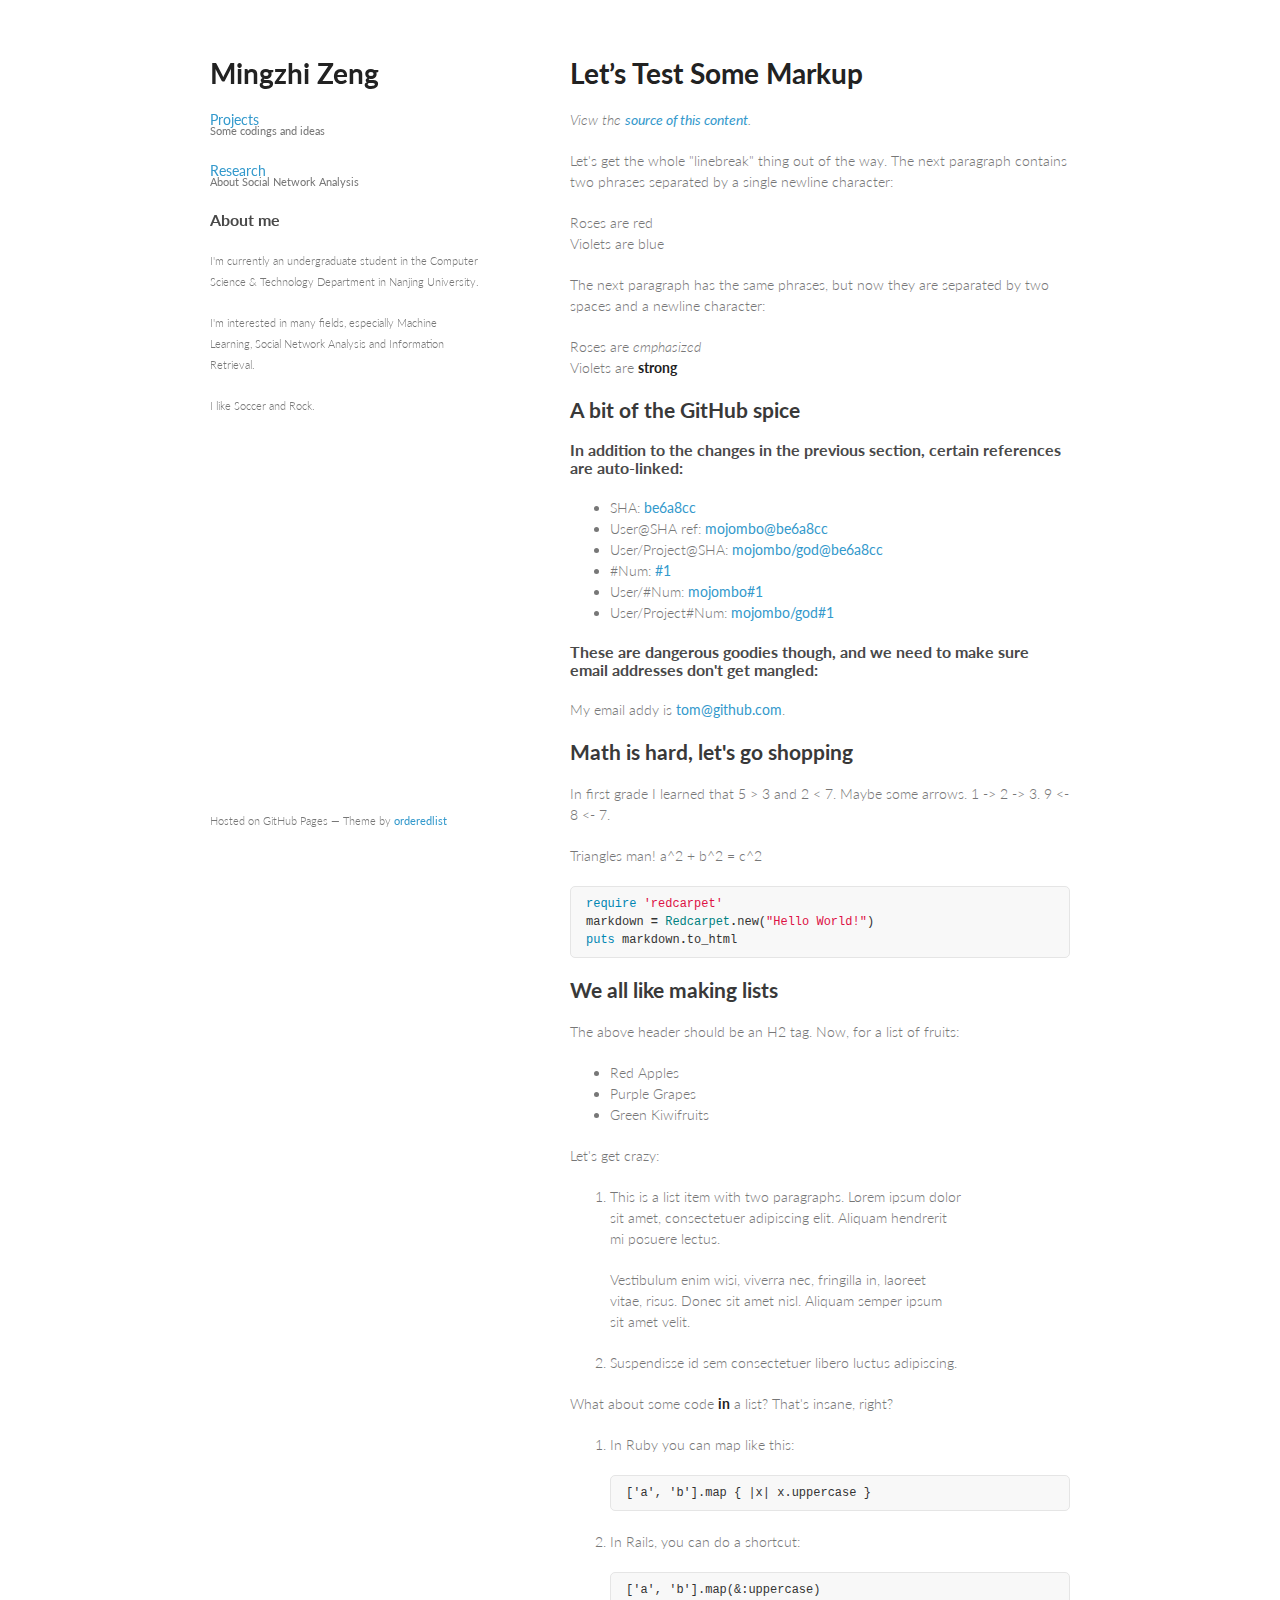
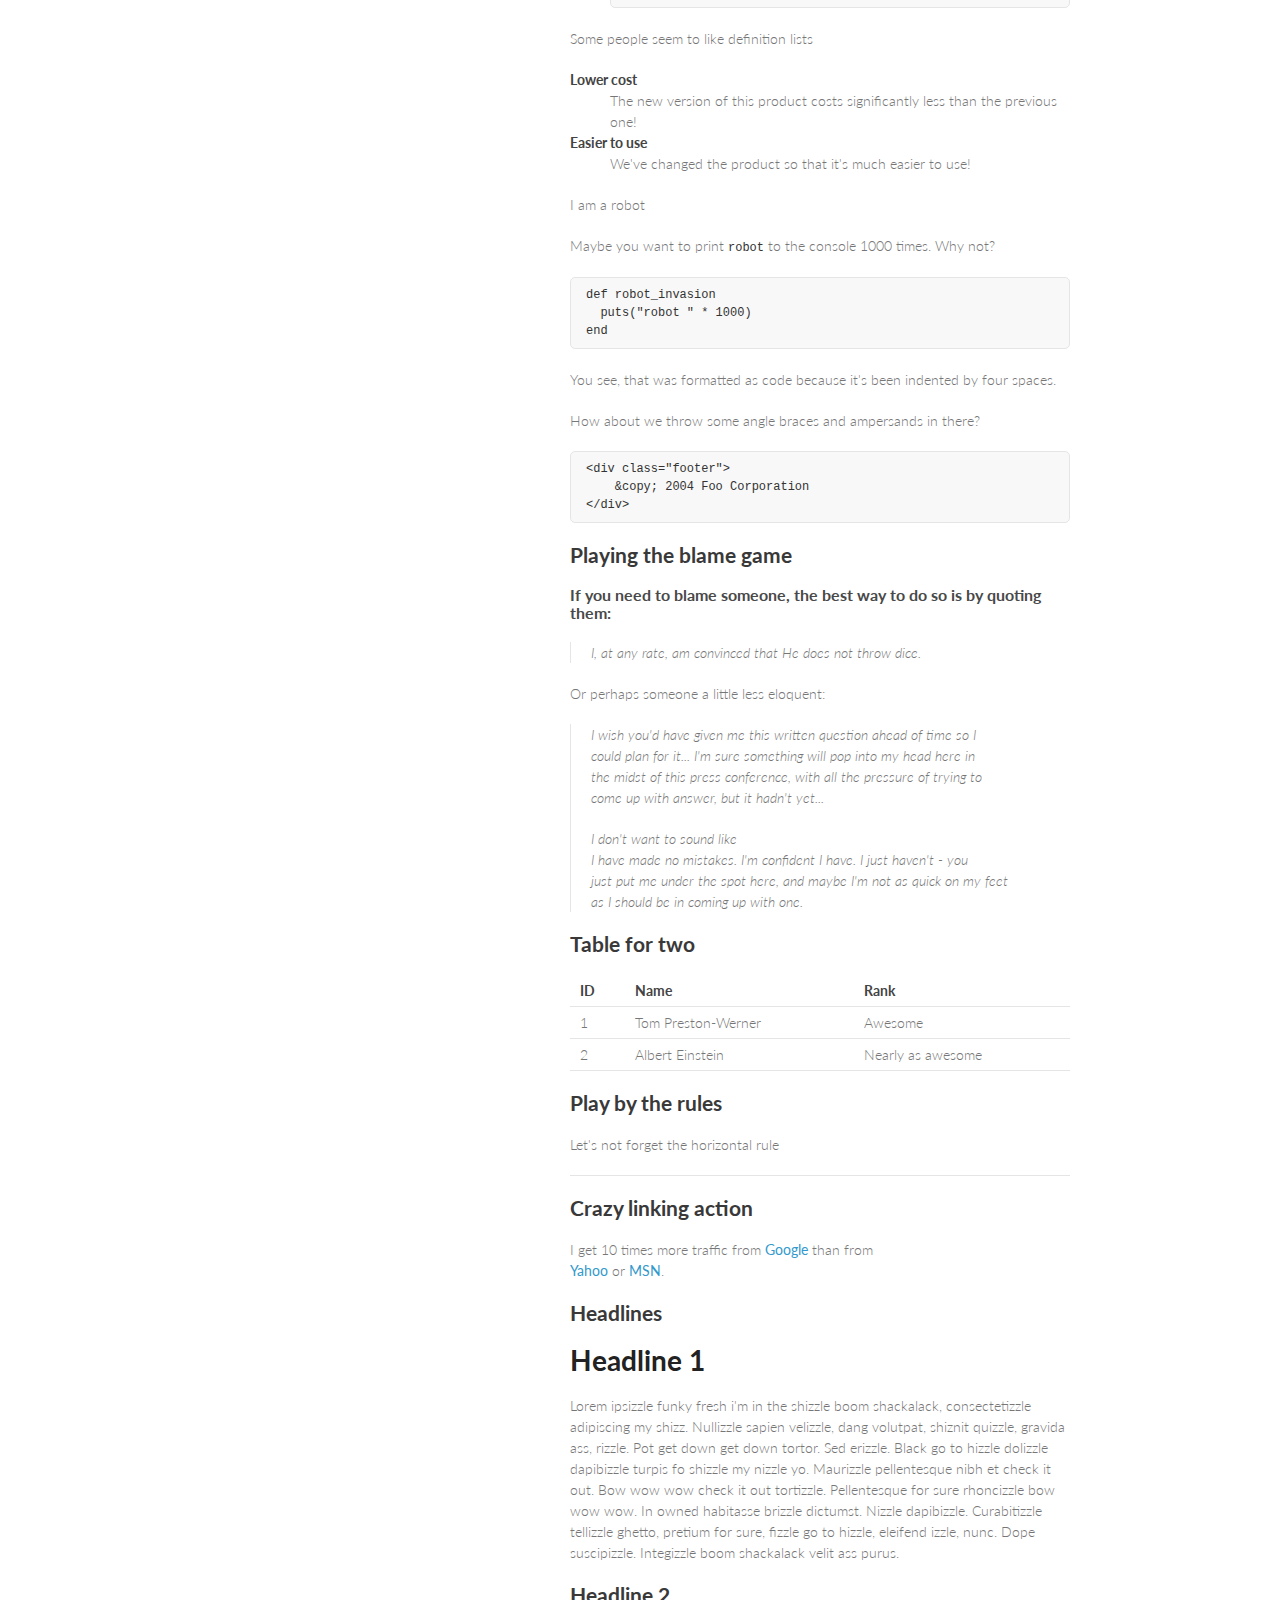
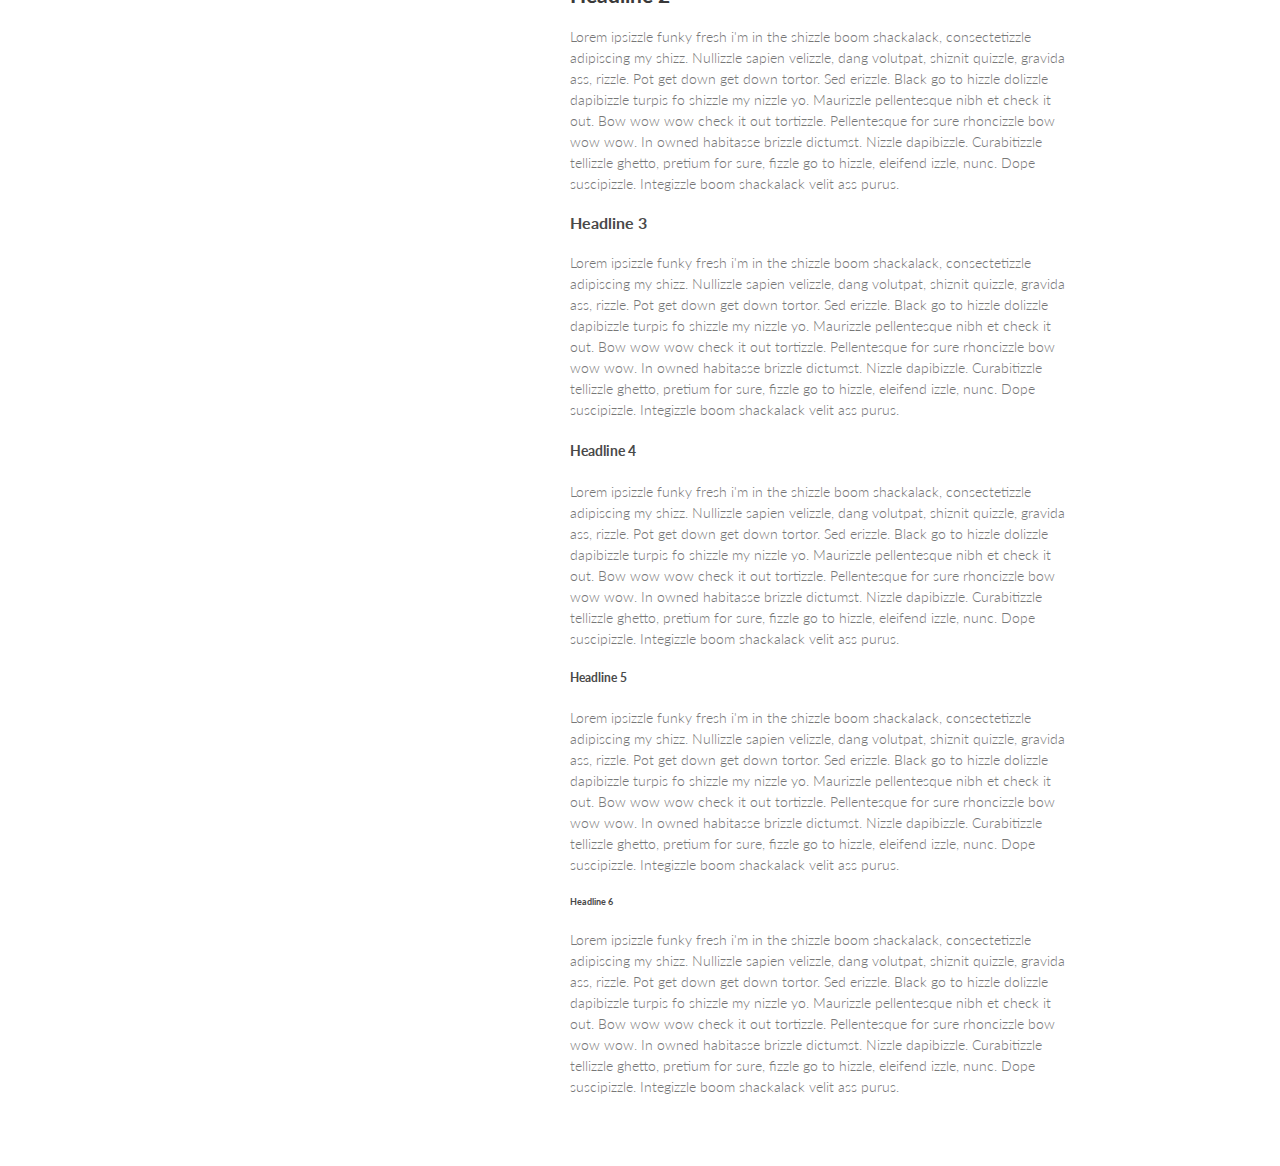
<file: ref.html>
<!doctype html>
<html>
  <head>
    <meta charset="utf-8">
    <meta http-equiv="X-UA-Compatible" content="chrome=1">
    <title>Mingzhi Zeng's</title>
    
    <link rel="stylesheet" href="stylesheets/styles.css">
    <link rel="stylesheet" href="stylesheets/pygment_trac.css">
    <meta name="viewport" content="width=device-width, initial-scale=1, user-scalable=no">
    <!--[if lt IE 9]>
    <script src="//html5shiv.googlecode.com/svn/trunk/html5.js"></script>
    <![endif]-->
  </head>
  <body>
    <div class="wrapper">
      <header>
        <h1>Mingzhi Zeng</h1>
        <p class="view"><a href="projects.html">Projects<small>Some codings and ideas</small></a></p>
        <p class="view"><a href="research.html">Research<small>About Social Network Analysis</small></a></p>
        <h3>About me</h3>
        <p class="view"><small>I'm currently an undergraduate student in the Computer Science & Technology Department in Nanjing University.</small></p>
        <p class="view"><small>I'm interested in many fields, especially Machine Learning, Social Network Analysis and Information Retrieval.</small></p>
        <p class="view"><small>I like Soccer and Rock.</small></p>
      </header>
      <section>
        <h1>Let&rsquo;s Test Some Markup</h1>
        <p><em>View the <a href="http://github.github.com/github-flavored-markdown/sample_content.html">source of this content</a>.</em></p>
        <p>Let's get the whole "linebreak" thing out of the way. The next paragraph contains two phrases separated by a single newline character:</p>
        <p>Roses are red<br>Violets are blue</p>
        <p>The next paragraph has the same phrases, but now they are separated by two spaces and a newline character:</p>
        <p>Roses are <em>emphasized</em><br>Violets are <strong>strong</strong></p>
        <h2>A bit of the GitHub spice</h2>
        <h3>In addition to the changes in the previous section, certain references are auto-linked:</h3>
        <ul>
        <li>SHA: <a href="http://github.com/mojombo/god/commit/be6a8cc1c1ecfe9489fb51e4869af15a13fc2cd2">be6a8cc</a></li>
        <li>User@SHA ref: <a href="http://github.com/mojombo/god/commit/be6a8cc1c1ecfe9489fb51e4869af15a13fc2cd2">mojombo@be6a8cc</a></li>
        <li>User/Project@SHA: <a href="http://github.com/mojombo/god/commit/be6a8cc1c1ecfe9489fb51e4869af15a13fc2cd2">mojombo/god@be6a8cc</a></li>
        <li>#Num: <a href="http://github.com/mojombo/god/issues/#issue/1">#1</a></li>
        <li>User/#Num: <a href="http://github.com/mojombo/god/issues/#issue/1">mojombo#1</a></li>
        <li>User/Project#Num: <a href="http://github.com/mojombo/god/issues/#issue/1">mojombo/god#1</a></li>
        </ul>
        <h3>These are dangerous goodies though, and we need to make sure email addresses don't get mangled:</h3>
        <p>My email addy is <a href="mailto:tom@github.com">tom@github.com</a>.</p>
        <h2>Math is hard, let's go shopping</h2>
        <p>In first grade I learned that 5 &gt; 3 and 2 &lt; 7. Maybe some arrows. 1 -&gt; 2 -&gt; 3. 9 &lt;- 8 &lt;- 7.</p>
        <p>Triangles man! a^2 + b^2 = c^2</p>
        <div class="highlight">
        <pre><span class="nb">require</span> <span class="s1">'redcarpet'</span>
<span class="n">markdown</span> <span class="o">=</span> <span class="no">Redcarpet</span><span class="o">.</span><span class="n">new</span><span class="p">(</span><span class="s2">"Hello World!"</span><span class="p">)</span>
<span class="nb">puts</span> <span class="n">markdown</span><span class="o">.</span><span class="n">to_html</span></pre>
        </div>
        <h2>We all like making lists</h2>
        <p>The above header should be an H2 tag. Now, for a list of fruits:</p>
        <ul>
        <li>Red Apples</li>
        <li>Purple Grapes</li>
        <li>Green Kiwifruits</li>
        </ul>
        <p>Let's get crazy:</p>
        <ol>
        <li><p>This is a list item with two paragraphs. Lorem ipsum dolor<br>sit amet, consectetuer adipiscing elit. Aliquam hendrerit<br>mi posuere lectus.</p>
        <p>Vestibulum enim wisi, viverra nec, fringilla in, laoreet<br>vitae, risus. Donec sit amet nisl. Aliquam semper ipsum<br>sit amet velit.</p></li>
        <li><p>Suspendisse id sem consectetuer libero luctus adipiscing.</p></li>
        </ol>
        <p>What about some code <strong>in</strong> a list? That's insane, right?</p>
        <ol>
        <li><p>In Ruby you can map like this:</p>
        <pre><code>['a', 'b'].map { |x| x.uppercase }</code></pre></li>
        <li><p>In Rails, you can do a shortcut:</p>
        <pre><code>['a', 'b'].map(&amp;:uppercase)</code></pre></li>
        </ol>
        <p>Some people seem to like definition lists</p>
        <dl>
          <dt>Lower cost</dt>
          <dd>The new version of this product costs significantly less than the previous one!</dd>
          <dt>Easier to use</dt>
          <dd>We've changed the product so that it's much easier to use!</dd>
        </dl>
        <p>I am a robot</p>
        <p>Maybe you want to print <code>robot</code> to the console 1000 times. Why not?</p>
        <pre><code>def robot_invasion
  puts("robot " * 1000)
end</code></pre>
        <p>You see, that was formatted as code because it's been indented by four spaces.</p>
        <p>How about we throw some angle braces and ampersands in there?</p>
        <pre><code>&lt;div class="footer"&gt;
    &amp;copy; 2004 Foo Corporation
&lt;/div&gt;</code></pre>
        <h2>Playing the blame game</h2>
        <h3>If you need to blame someone, the best way to do so is by quoting them:</h3>
        <blockquote>
          <p>I, at any rate, am convinced that He does not throw dice.</p>
        </blockquote>
        <p>Or perhaps someone a little less eloquent:</p>
        <blockquote>
          <p>I wish you'd have given me this written question ahead of time so I<br>could plan for it... I'm sure something will pop into my head here in<br>the midst of this press conference, with all the pressure of trying to<br>come up with answer, but it hadn't yet...</p>
          <p>I don't want to sound like<br>I have made no mistakes. I'm confident I have. I just haven't - you<br>just put me under the spot here, and maybe I'm not as quick on my feet<br>as I should be in coming up with one.</p>
        </blockquote>
        <h2>Table for two</h2>
        <table>
          <tbody><tr>
            <th>ID</th><th>Name</th><th>Rank</th>
          </tr>
          <tr>
            <td>1</td><td>Tom Preston-Werner</td><td>Awesome</td>
          </tr>
          <tr>
            <td>2</td><td>Albert Einstein</td><td>Nearly as awesome</td>
          </tr>
        </tbody></table>

        <h2>Play by the rules</h2>
        <p>Let's not forget the horizontal rule</p>
        <hr/>

        <h2>Crazy linking action</h2>
        <p>I get 10 times more traffic from <a href="http://google.com/" title="Google">Google</a> than from<br><a href="http://search.yahoo.com/" title="Yahoo Search">Yahoo</a> or <a href="http://search.msn.com/" title="MSN Search">MSN</a>.</p>
        <h2>Headlines</h2>
        <h1>Headline 1</h1>
        <p>Lorem ipsizzle funky fresh i'm in the shizzle boom shackalack, consectetizzle adipiscing my shizz. Nullizzle sapien velizzle, dang volutpat, shiznit quizzle, gravida ass, rizzle. Pot get down get down tortor. Sed erizzle. Black go to hizzle dolizzle dapibizzle turpis fo shizzle my nizzle yo. Maurizzle pellentesque nibh et check it out. Bow wow wow check it out tortizzle. Pellentesque for sure rhoncizzle bow wow wow. In owned habitasse brizzle dictumst. Nizzle dapibizzle. Curabitizzle tellizzle ghetto, pretium for sure, fizzle go to hizzle, eleifend izzle, nunc. Dope suscipizzle. Integizzle boom shackalack velit ass purus.</p>
        <h2>Headline 2</h2>
        <p>Lorem ipsizzle funky fresh i'm in the shizzle boom shackalack, consectetizzle adipiscing my shizz. Nullizzle sapien velizzle, dang volutpat, shiznit quizzle, gravida ass, rizzle. Pot get down get down tortor. Sed erizzle. Black go to hizzle dolizzle dapibizzle turpis fo shizzle my nizzle yo. Maurizzle pellentesque nibh et check it out. Bow wow wow check it out tortizzle. Pellentesque for sure rhoncizzle bow wow wow. In owned habitasse brizzle dictumst. Nizzle dapibizzle. Curabitizzle tellizzle ghetto, pretium for sure, fizzle go to hizzle, eleifend izzle, nunc. Dope suscipizzle. Integizzle boom shackalack velit ass purus.</p>
        <h3>Headline 3</h3>
        <p>Lorem ipsizzle funky fresh i'm in the shizzle boom shackalack, consectetizzle adipiscing my shizz. Nullizzle sapien velizzle, dang volutpat, shiznit quizzle, gravida ass, rizzle. Pot get down get down tortor. Sed erizzle. Black go to hizzle dolizzle dapibizzle turpis fo shizzle my nizzle yo. Maurizzle pellentesque nibh et check it out. Bow wow wow check it out tortizzle. Pellentesque for sure rhoncizzle bow wow wow. In owned habitasse brizzle dictumst. Nizzle dapibizzle. Curabitizzle tellizzle ghetto, pretium for sure, fizzle go to hizzle, eleifend izzle, nunc. Dope suscipizzle. Integizzle boom shackalack velit ass purus.</p>
        <h4>Headline 4</h4>
        <p>Lorem ipsizzle funky fresh i'm in the shizzle boom shackalack, consectetizzle adipiscing my shizz. Nullizzle sapien velizzle, dang volutpat, shiznit quizzle, gravida ass, rizzle. Pot get down get down tortor. Sed erizzle. Black go to hizzle dolizzle dapibizzle turpis fo shizzle my nizzle yo. Maurizzle pellentesque nibh et check it out. Bow wow wow check it out tortizzle. Pellentesque for sure rhoncizzle bow wow wow. In owned habitasse brizzle dictumst. Nizzle dapibizzle. Curabitizzle tellizzle ghetto, pretium for sure, fizzle go to hizzle, eleifend izzle, nunc. Dope suscipizzle. Integizzle boom shackalack velit ass purus.</p>
        <h5>Headline 5</h5>
        <p>Lorem ipsizzle funky fresh i'm in the shizzle boom shackalack, consectetizzle adipiscing my shizz. Nullizzle sapien velizzle, dang volutpat, shiznit quizzle, gravida ass, rizzle. Pot get down get down tortor. Sed erizzle. Black go to hizzle dolizzle dapibizzle turpis fo shizzle my nizzle yo. Maurizzle pellentesque nibh et check it out. Bow wow wow check it out tortizzle. Pellentesque for sure rhoncizzle bow wow wow. In owned habitasse brizzle dictumst. Nizzle dapibizzle. Curabitizzle tellizzle ghetto, pretium for sure, fizzle go to hizzle, eleifend izzle, nunc. Dope suscipizzle. Integizzle boom shackalack velit ass purus.</p>
        <h6>Headline 6</h6>
        <p>Lorem ipsizzle funky fresh i'm in the shizzle boom shackalack, consectetizzle adipiscing my shizz. Nullizzle sapien velizzle, dang volutpat, shiznit quizzle, gravida ass, rizzle. Pot get down get down tortor. Sed erizzle. Black go to hizzle dolizzle dapibizzle turpis fo shizzle my nizzle yo. Maurizzle pellentesque nibh et check it out. Bow wow wow check it out tortizzle. Pellentesque for sure rhoncizzle bow wow wow. In owned habitasse brizzle dictumst. Nizzle dapibizzle. Curabitizzle tellizzle ghetto, pretium for sure, fizzle go to hizzle, eleifend izzle, nunc. Dope suscipizzle. Integizzle boom shackalack velit ass purus.</p>
      </section>
      <footer>
        
        <p><small>Hosted on GitHub Pages &mdash; Theme by <a href="https://github.com/orderedlist">orderedlist</a></small></p>
      </footer>
    </div>
    <script src="javascripts/scale.fix.js"></script>
  </body>
</html>
</file>
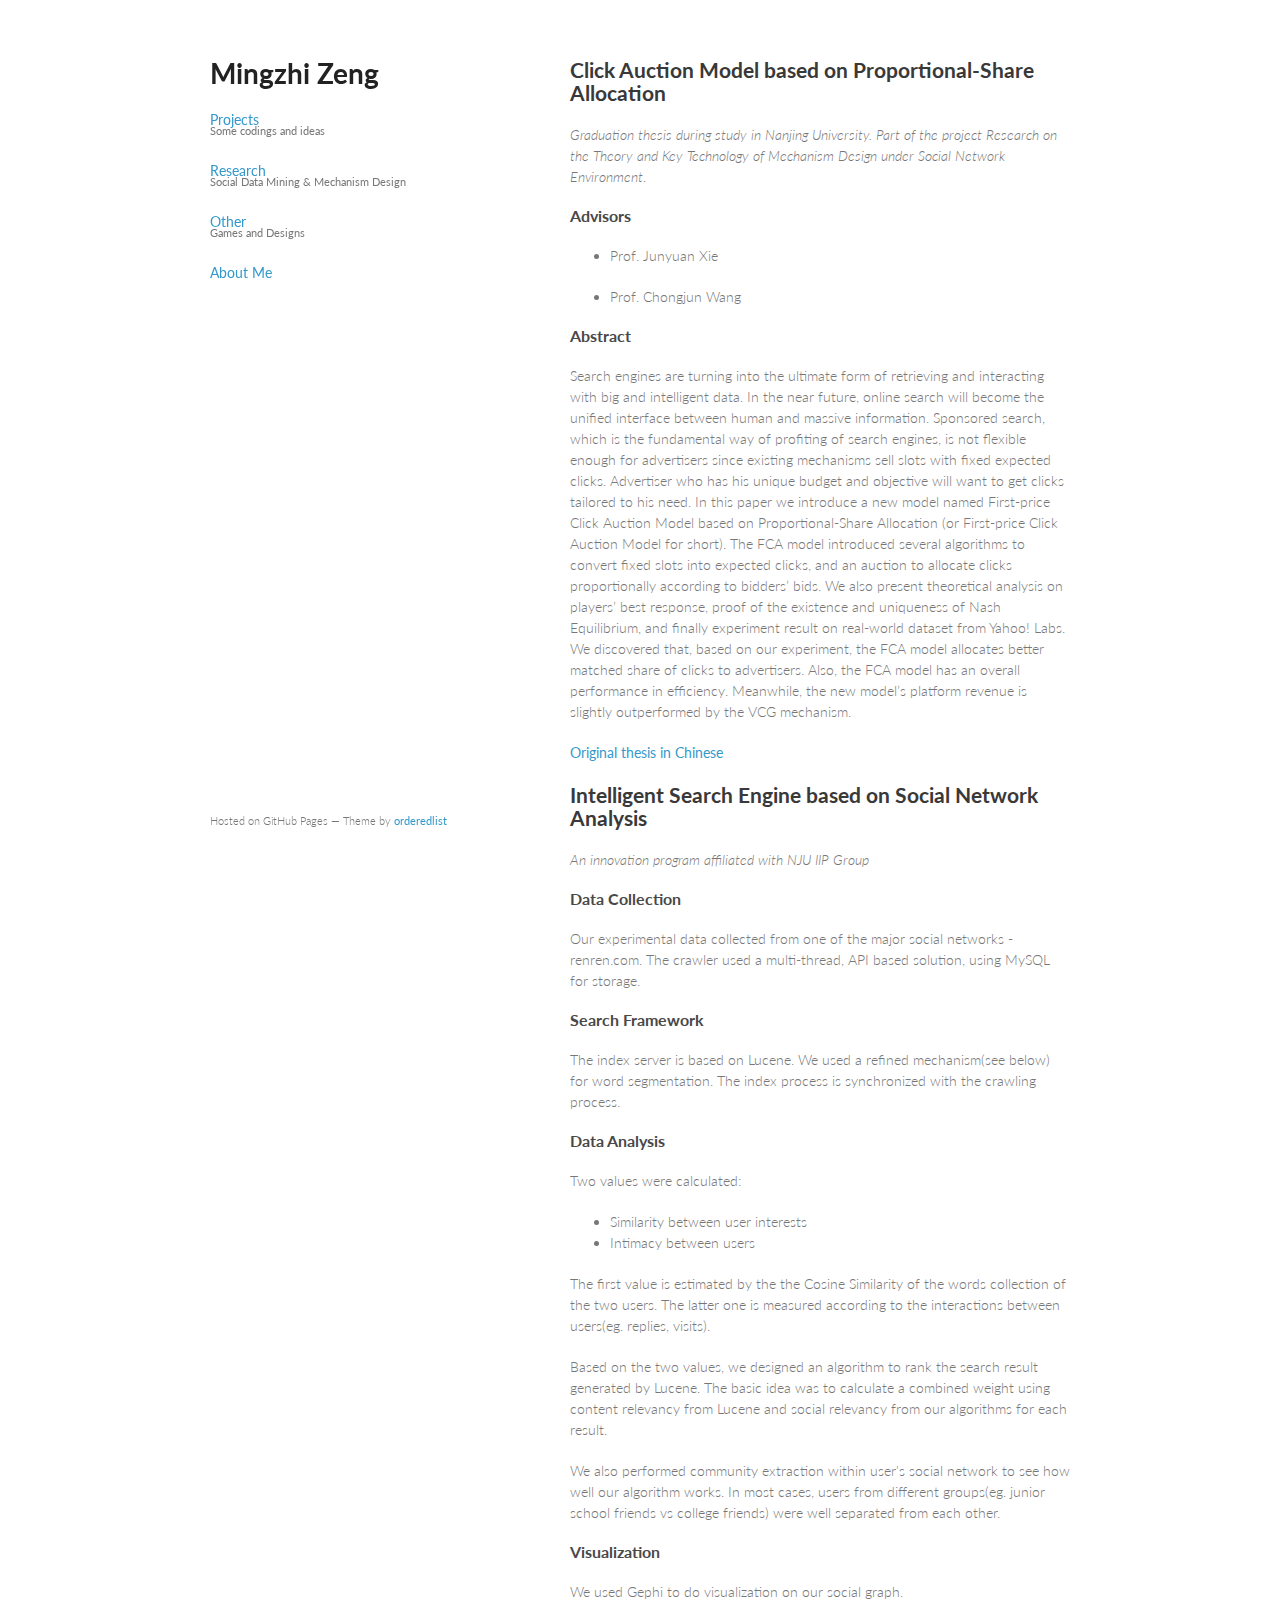
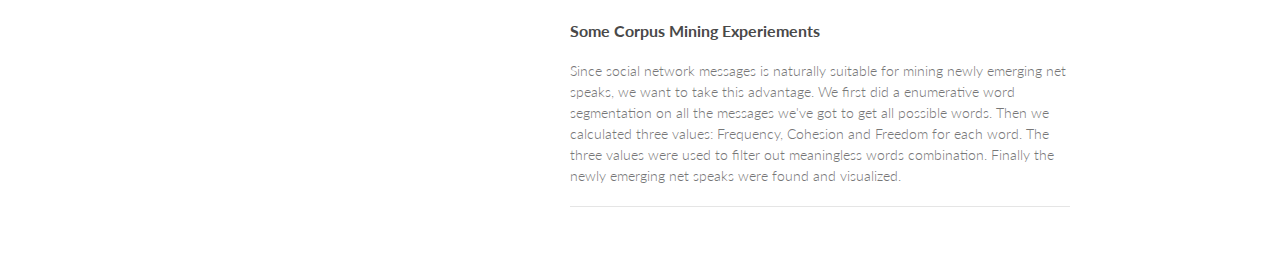
<file: research.html>
<!doctype html>
<html>
  <head>
  <script>
  (function(i,s,o,g,r,a,m){i['GoogleAnalyticsObject']=r;i[r]=i[r]||function(){
  (i[r].q=i[r].q||[]).push(arguments)},i[r].l=1*new Date();a=s.createElement(o),
  m=s.getElementsByTagName(o)[0];a.async=1;a.src=g;m.parentNode.insertBefore(a,m)
  })(window,document,'script','//www.google-analytics.com/analytics.js','ga');

  ga('create', 'UA-54079632-1', 'auto');
  ga('send', 'pageview');

</script>
    <meta charset="utf-8">
    <meta http-equiv="X-UA-Compatible" content="chrome=1">
    <title>Mingzhi Zeng, Master Candidate in Carnegie Mellon University</title>
    
    <link rel="stylesheet" href="stylesheets/styles.css">
    <link rel="stylesheet" href="stylesheets/pygment_trac.css">
    <meta name="viewport" content="width=device-width, initial-scale=1, user-scalable=no">
    <!--[if lt IE 9]>
    <script src="//html5shiv.googlecode.com/svn/trunk/html5.js"></script>
    <![endif]-->
    <script>
  (function(i,s,o,g,r,a,m){i['GoogleAnalyticsObject']=r;i[r]=i[r]||function(){
  (i[r].q=i[r].q||[]).push(arguments)},i[r].l=1*new Date();a=s.createElement(o),
  m=s.getElementsByTagName(o)[0];a.async=1;a.src=g;m.parentNode.insertBefore(a,m)
  })(window,document,'script','//www.google-analytics.com/analytics.js','ga');

  ga('create', 'UA-54079632-1', 'auto');
  ga('send', 'pageview');

</script>
  </head>
  <body>
    <div class="wrapper">
      <header>
        <h1>Mingzhi Zeng</h1>
        <p class="view"><a href="projects.html">Projects<small>Some codings and ideas</small></a></p>
        <p class="view"><a href="research.html">Research<small>Social Data Mining & Mechanism Design</small></a></p>
        <p class="view"><a href="other.html">Other<small>Games and Designs</small></a></p>
        <p class="view"><a href=".">About Me</a></p>
      </header>
      <section>
      	<h2>Click Auction Model based on Proportional-Share Allocation</h2>
        <p><em>Graduation thesis during study in Nanjing University. Part of the project Research on the Theory and Key Technology of Mechanism Design under Social Network Environment</em>.</p>
        <h3>Advisors</h3>
        <ul>
        <li>
        <p>Prof. Junyuan Xie</p>
        </li>
        <li>
        <p>Prof. Chongjun Wang</p>
        </li>
        </ul>
        <h3>Abstract</h3>
        <p>Search engines are turning into the ultimate form of retrieving and interacting with big and intelligent data. In the near future, online search will become the unified interface between human and massive information. Sponsored search, which is the fundamental way of profiting of search engines, is not flexible enough for advertisers since existing mechanisms sell slots with fixed expected clicks. Advertiser who has his unique budget and objective will want to get clicks tailored to his need. In this paper we introduce a new model named First-price Click Auction Model based on Proportional-Share Allocation (or First-price Click Auction Model for short). The FCA model introduced several algorithms to convert fixed slots into expected clicks, and an auction to allocate clicks proportionally according to bidders’ bids. We also present theoretical analysis on players’ best response, proof of the existence and uniqueness of Nash Equilibrium, and finally experiment result on real-world dataset from Yahoo! Labs. We discovered that, based on our experiment, the FCA model allocates better matched share of clicks to advertisers. Also, the FCA model has an overall performance in efficiency. Meanwhile, the new model’s platform revenue is slightly outperformed by the VCG mechanism.</p>
        <p><a href="docs/graduation_thesis_chinese.pdf">Original thesis in Chinese</a></p>
        
        <h2>Intelligent Search Engine based on Social Network Analysis</h2>
        <p><em>An innovation program affiliated with NJU IIP Group</em></p>
        <h3>Data Collection</h3>
        <p>Our experimental data collected from one of the major social networks - renren.com. The crawler used a multi-thread, API based solution, using MySQL for storage.</p>
        <h3>Search Framework</h3>
        <p>The index server is based on Lucene. We used a refined mechanism(see below) for word segmentation. The index process is synchronized with the crawling process.</p>
        <h3>Data Analysis</h3>
        <p>Two values were calculated:</p>
        <ul>
        <li>Similarity between user interests</li>
        <li>Intimacy between users</li>
        </ul>
        <p>The first value is estimated by the the Cosine Similarity of the words collection of the two users. The latter one is measured according to the interactions between users(eg. replies, visits).</p>
        <p>Based on the two values, we designed an algorithm to rank the search result generated by Lucene. The basic idea was to calculate a combined weight using content relevancy from Lucene and social relevancy from our algorithms for each result.</p>
        <p>We also performed community extraction within user's social network to see how well our algorithm works. In most cases, users from different groups(eg. junior school friends vs college friends) were well separated from each other.</p>
        <h3>Visualization</h3>
        <p>We used Gephi to do visualization on our social graph.</p>
        <h3>Some Corpus Mining Experiements</h3>
        <p>Since social network messages is naturally suitable for mining newly emerging net speaks, we want to take this advantage. We first did a enumerative word segmentation on all the messages we've got to get all possible words. Then we calculated three values: Frequency, Cohesion and Freedom for each word. The three values were used to filter out meaningless words combination. Finally the newly emerging net speaks were found and visualized.</p>
        <hr>
        
      </section>
      <footer>
        
        <p><small>Hosted on GitHub Pages &mdash; Theme by <a href="https://github.com/orderedlist">orderedlist</a></small></p>
      </footer>
    </div>
    <script src="javascripts/scale.fix.js"></script>
  </body>
</html>
</file>
<file: css/glyphicons.css>
/*!
 *
 *  Project:  GLYPHICONS
 *  Author:   Jan Kovarik - www.glyphicons.com
 *  Twitter:  @jankovarik
 *
 */
html,
html .halflings {
  -webkit-font-smoothing: antialiased !important;
}
@font-face {
  font-family: 'Glyphicons';
  src: url('../fonts/glyphicons-regular.eot');
  src: url('../fonts/glyphicons-regular.eot?#iefix') format('embedded-opentype'), url('../fonts/glyphicons-regular.woff') format('woff'), url('../fonts/glyphicons-regular.ttf') format('truetype'), url('../fonts/glyphicons-regular.svg#glyphicons_halflingsregular') format('svg');
  font-weight: normal;
  font-style: normal;
}
.glyphicons {
  display: inline-block;
  position: relative;
  padding: 5px 0 5px 35px;
  color: #1d1d1b;
  text-decoration: none;
  *display: inline;
  *zoom: 1;
}
.glyphicons i:before {
  position: absolute;
  left: 0;
  top: 0;
  font: 24px/1em 'Glyphicons';
  font-style: normal;
  color: #1d1d1b;
}
.glyphicons.white i:before {
  color: #fff;
}
.glyphicons.glass i:before {
  content: "\e001";
}
.glyphicons.leaf i:before {
  content: "\e002";
}
.glyphicons.dog i:before {
  content: "\e003";
}
.glyphicons.user i:before {
  content: "\e004";
}
.glyphicons.girl i:before {
  content: "\e005";
}
.glyphicons.car i:before {
  content: "\e006";
}
.glyphicons.user_add i:before {
  content: "\e007";
}
.glyphicons.user_remove i:before {
  content: "\e008";
}
.glyphicons.film i:before {
  content: "\e009";
}
.glyphicons.magic i:before {
  content: "\e010";
}
.glyphicons.envelope i:before {
  content: "\2709";
}
.glyphicons.camera i:before {
  content: "\e012";
}
.glyphicons.heart i:before {
  content: "\e013";
}
.glyphicons.beach_umbrella i:before {
  content: "\e014";
}
.glyphicons.train i:before {
  content: "\e015";
}
.glyphicons.print i:before {
  content: "\e016";
}
.glyphicons.bin i:before {
  content: "\e017";
}
.glyphicons.music i:before {
  content: "\e018";
}
.glyphicons.note i:before {
  content: "\e019";
}
.glyphicons.heart_empty i:before {
  content: "\e020";
}
.glyphicons.home i:before {
  content: "\e021";
}
.glyphicons.snowflake i:before {
  content: "\2744";
}
.glyphicons.fire i:before {
  content: "\e023";
}
.glyphicons.magnet i:before {
  content: "\e024";
}
.glyphicons.parents i:before {
  content: "\e025";
}
.glyphicons.binoculars i:before {
  content: "\e026";
}
.glyphicons.road i:before {
  content: "\e027";
}
.glyphicons.search i:before {
  content: "\e028";
}
.glyphicons.cars i:before {
  content: "\e029";
}
.glyphicons.notes_2 i:before {
  content: "\e030";
}
.glyphicons.pencil i:before {
  content: "\270F";
}
.glyphicons.bus i:before {
  content: "\e032";
}
.glyphicons.wifi_alt i:before {
  content: "\e033";
}
.glyphicons.luggage i:before {
  content: "\e034";
}
.glyphicons.old_man i:before {
  content: "\e035";
}
.glyphicons.woman i:before {
  content: "\e036";
}
.glyphicons.file i:before {
  content: "\e037";
}
.glyphicons.coins i:before {
  content: "\e038";
}
.glyphicons.airplane i:before {
  content: "\2708";
}
.glyphicons.notes i:before {
  content: "\e040";
}
.glyphicons.stats i:before {
  content: "\e041";
}
.glyphicons.charts i:before {
  content: "\e042";
}
.glyphicons.pie_chart i:before {
  content: "\e043";
}
.glyphicons.group i:before {
  content: "\e044";
}
.glyphicons.keys i:before {
  content: "\e045";
}
.glyphicons.calendar i:before {
  content: "\e046";
}
.glyphicons.router i:before {
  content: "\e047";
}
.glyphicons.camera_small i:before {
  content: "\e048";
}
.glyphicons.dislikes i:before {
  content: "\e049";
}
.glyphicons.star i:before {
  content: "\e050";
}
.glyphicons.link i:before {
  content: "\e051";
}
.glyphicons.eye_open i:before {
  content: "\e052";
}
.glyphicons.eye_close i:before {
  content: "\e053";
}
.glyphicons.alarm i:before {
  content: "\e054";
}
.glyphicons.clock i:before {
  content: "\e055";
}
.glyphicons.stopwatch i:before {
  content: "\e056";
}
.glyphicons.projector i:before {
  content: "\e057";
}
.glyphicons.history i:before {
  content: "\e058";
}
.glyphicons.truck i:before {
  content: "\e059";
}
.glyphicons.cargo i:before {
  content: "\e060";
}
.glyphicons.compass i:before {
  content: "\e061";
}
.glyphicons.keynote i:before {
  content: "\e062";
}
.glyphicons.paperclip i:before {
  content: "\e063";
}
.glyphicons.power i:before {
  content: "\e064";
}
.glyphicons.lightbulb i:before {
  content: "\e065";
}
.glyphicons.tag i:before {
  content: "\e066";
}
.glyphicons.tags i:before {
  content: "\e067";
}
.glyphicons.cleaning i:before {
  content: "\e068";
}
.glyphicons.ruller i:before {
  content: "\e069";
}
.glyphicons.gift i:before {
  content: "\e070";
}
.glyphicons.umbrella i:before {
  content: "\2602";
}
.glyphicons.book i:before {
  content: "\e072";
}
.glyphicons.bookmark i:before {
  content: "\e073";
}
.glyphicons.wifi i:before {
  content: "\e074";
}
.glyphicons.cup i:before {
  content: "\e075";
}
.glyphicons.stroller i:before {
  content: "\e076";
}
.glyphicons.headphones i:before {
  content: "\e077";
}
.glyphicons.headset i:before {
  content: "\e078";
}
.glyphicons.warning_sign i:before {
  content: "\e079";
}
.glyphicons.signal i:before {
  content: "\e080";
}
.glyphicons.retweet i:before {
  content: "\e081";
}
.glyphicons.refresh i:before {
  content: "\e082";
}
.glyphicons.roundabout i:before {
  content: "\e083";
}
.glyphicons.random i:before {
  content: "\e084";
}
.glyphicons.heat i:before {
  content: "\e085";
}
.glyphicons.repeat i:before {
  content: "\e086";
}
.glyphicons.display i:before {
  content: "\e087";
}
.glyphicons.log_book i:before {
  content: "\e088";
}
.glyphicons.adress_book i:before {
  content: "\e089";
}
.glyphicons.building i:before {
  content: "\e090";
}
.glyphicons.eyedropper i:before {
  content: "\e091";
}
.glyphicons.adjust i:before {
  content: "\e092";
}
.glyphicons.tint i:before {
  content: "\e093";
}
.glyphicons.crop i:before {
  content: "\e094";
}
.glyphicons.vector_path_square i:before {
  content: "\e095";
}
.glyphicons.vector_path_circle i:before {
  content: "\e096";
}
.glyphicons.vector_path_polygon i:before {
  content: "\e097";
}
.glyphicons.vector_path_line i:before {
  content: "\e098";
}
.glyphicons.vector_path_curve i:before {
  content: "\e099";
}
.glyphicons.vector_path_all i:before {
  content: "\e100";
}
.glyphicons.font i:before {
  content: "\e101";
}
.glyphicons.italic i:before {
  content: "\e102";
}
.glyphicons.bold i:before {
  content: "\e103";
}
.glyphicons.text_underline i:before {
  content: "\e104";
}
.glyphicons.text_strike i:before {
  content: "\e105";
}
.glyphicons.text_height i:before {
  content: "\e106";
}
.glyphicons.text_width i:before {
  content: "\e107";
}
.glyphicons.text_resize i:before {
  content: "\e108";
}
.glyphicons.left_indent i:before {
  content: "\e109";
}
.glyphicons.right_indent i:before {
  content: "\e110";
}
.glyphicons.align_left i:before {
  content: "\e111";
}
.glyphicons.align_center i:before {
  content: "\e112";
}
.glyphicons.align_right i:before {
  content: "\e113";
}
.glyphicons.justify i:before {
  content: "\e114";
}
.glyphicons.list i:before {
  content: "\e115";
}
.glyphicons.text_smaller i:before {
  content: "\e116";
}
.glyphicons.text_bigger i:before {
  content: "\e117";
}
.glyphicons.embed i:before {
  content: "\e118";
}
.glyphicons.embed_close i:before {
  content: "\e119";
}
.glyphicons.table i:before {
  content: "\e120";
}
.glyphicons.message_full i:before {
  content: "\e121";
}
.glyphicons.message_empty i:before {
  content: "\e122";
}
.glyphicons.message_in i:before {
  content: "\e123";
}
.glyphicons.message_out i:before {
  content: "\e124";
}
.glyphicons.message_plus i:before {
  content: "\e125";
}
.glyphicons.message_minus i:before {
  content: "\e126";
}
.glyphicons.message_ban i:before {
  content: "\e127";
}
.glyphicons.message_flag i:before {
  content: "\e128";
}
.glyphicons.message_lock i:before {
  content: "\e129";
}
.glyphicons.message_new i:before {
  content: "\e130";
}
.glyphicons.inbox i:before {
  content: "\e131";
}
.glyphicons.inbox_plus i:before {
  content: "\e132";
}
.glyphicons.inbox_minus i:before {
  content: "\e133";
}
.glyphicons.inbox_lock i:before {
  content: "\e134";
}
.glyphicons.inbox_in i:before {
  content: "\e135";
}
.glyphicons.inbox_out i:before {
  content: "\e136";
}
.glyphicons.cogwheel i:before {
  content: "\e137";
}
.glyphicons.cogwheels i:before {
  content: "\e138";
}
.glyphicons.picture i:before {
  content: "\e139";
}
.glyphicons.adjust_alt i:before {
  content: "\e140";
}
.glyphicons.database_lock i:before {
  content: "\e141";
}
.glyphicons.database_plus i:before {
  content: "\e142";
}
.glyphicons.database_minus i:before {
  content: "\e143";
}
.glyphicons.database_ban i:before {
  content: "\e144";
}
.glyphicons.folder_open i:before {
  content: "\e145";
}
.glyphicons.folder_plus i:before {
  content: "\e146";
}
.glyphicons.folder_minus i:before {
  content: "\e147";
}
.glyphicons.folder_lock i:before {
  content: "\e148";
}
.glyphicons.folder_flag i:before {
  content: "\e149";
}
.glyphicons.folder_new i:before {
  content: "\e150";
}
.glyphicons.edit i:before {
  content: "\e151";
}
.glyphicons.new_window i:before {
  content: "\e152";
}
.glyphicons.check i:before {
  content: "\e153";
}
.glyphicons.unchecked i:before {
  content: "\e154";
}
.glyphicons.more_windows i:before {
  content: "\e155";
}
.glyphicons.show_big_thumbnails i:before {
  content: "\e156";
}
.glyphicons.show_thumbnails i:before {
  content: "\e157";
}
.glyphicons.show_thumbnails_with_lines i:before {
  content: "\e158";
}
.glyphicons.show_lines i:before {
  content: "\e159";
}
.glyphicons.playlist i:before {
  content: "\e160";
}
.glyphicons.imac i:before {
  content: "\e161";
}
.glyphicons.macbook i:before {
  content: "\e162";
}
.glyphicons.ipad i:before {
  content: "\e163";
}
.glyphicons.iphone i:before {
  content: "\e164";
}
.glyphicons.iphone_transfer i:before {
  content: "\e165";
}
.glyphicons.iphone_exchange i:before {
  content: "\e166";
}
.glyphicons.ipod i:before {
  content: "\e167";
}
.glyphicons.ipod_shuffle i:before {
  content: "\e168";
}
.glyphicons.ear_plugs i:before {
  content: "\e169";
}
.glyphicons.phone i:before {
  content: "\e170";
}
.glyphicons.step_backward i:before {
  content: "\e171";
}
.glyphicons.fast_backward i:before {
  content: "\e172";
}
.glyphicons.rewind i:before {
  content: "\e173";
}
.glyphicons.play i:before {
  content: "\e174";
}
.glyphicons.pause i:before {
  content: "\e175";
}
.glyphicons.stop i:before {
  content: "\e176";
}
.glyphicons.forward i:before {
  content: "\e177";
}
.glyphicons.fast_forward i:before {
  content: "\e178";
}
.glyphicons.step_forward i:before {
  content: "\e179";
}
.glyphicons.eject i:before {
  content: "\e180";
}
.glyphicons.facetime_video i:before {
  content: "\e181";
}
.glyphicons.download_alt i:before {
  content: "\e182";
}
.glyphicons.mute i:before {
  content: "\e183";
}
.glyphicons.volume_down i:before {
  content: "\e184";
}
.glyphicons.volume_up i:before {
  content: "\e185";
}
.glyphicons.screenshot i:before {
  content: "\e186";
}
.glyphicons.move i:before {
  content: "\e187";
}
.glyphicons.more i:before {
  content: "\e188";
}
.glyphicons.brightness_reduce i:before {
  content: "\e189";
}
.glyphicons.brightness_increase i:before {
  content: "\e190";
}
.glyphicons.circle_plus i:before {
  content: "\e191";
}
.glyphicons.circle_minus i:before {
  content: "\e192";
}
.glyphicons.circle_remove i:before {
  content: "\e193";
}
.glyphicons.circle_ok i:before {
  content: "\e194";
}
.glyphicons.circle_question_mark i:before {
  content: "\e195";
}
.glyphicons.circle_info i:before {
  content: "\e196";
}
.glyphicons.circle_exclamation_mark i:before {
  content: "\e197";
}
.glyphicons.remove i:before {
  content: "\e198";
}
.glyphicons.ok i:before {
  content: "\e199";
}
.glyphicons.ban i:before {
  content: "\e200";
}
.glyphicons.download i:before {
  content: "\e201";
}
.glyphicons.upload i:before {
  content: "\e202";
}
.glyphicons.shopping_cart i:before {
  content: "\e203";
}
.glyphicons.lock i:before {
  content: "\e204";
}
.glyphicons.unlock i:before {
  content: "\e205";
}
.glyphicons.electricity i:before {
  content: "\e206";
}
.glyphicons.ok_2 i:before {
  content: "\e207";
}
.glyphicons.remove_2 i:before {
  content: "\e208";
}
.glyphicons.cart_out i:before {
  content: "\e209";
}
.glyphicons.cart_in i:before {
  content: "\e210";
}
.glyphicons.left_arrow i:before {
  content: "\e211";
}
.glyphicons.right_arrow i:before {
  content: "\e212";
}
.glyphicons.down_arrow i:before {
  content: "\e213";
}
.glyphicons.up_arrow i:before {
  content: "\e214";
}
.glyphicons.resize_small i:before {
  content: "\e215";
}
.glyphicons.resize_full i:before {
  content: "\e216";
}
.glyphicons.circle_arrow_left i:before {
  content: "\e217";
}
.glyphicons.circle_arrow_right i:before {
  content: "\e218";
}
.glyphicons.circle_arrow_top i:before {
  content: "\e219";
}
.glyphicons.circle_arrow_down i:before {
  content: "\e220";
}
.glyphicons.play_button i:before {
  content: "\e221";
}
.glyphicons.unshare i:before {
  content: "\e222";
}
.glyphicons.share i:before {
  content: "\e223";
}
.glyphicons.chevron-right i:before {
  content: "\e224";
}
.glyphicons.chevron-left i:before {
  content: "\e225";
}
.glyphicons.bluetooth i:before {
  content: "\e226";
}
.glyphicons.euro i:before {
  content: "\20AC";
}
.glyphicons.usd i:before {
  content: "\e228";
}
.glyphicons.gbp i:before {
  content: "\e229";
}
.glyphicons.retweet_2 i:before {
  content: "\e230";
}
.glyphicons.moon i:before {
  content: "\e231";
}
.glyphicons.sun i:before {
  content: "\2609";
}
.glyphicons.cloud i:before {
  content: "\2601";
}
.glyphicons.direction i:before {
  content: "\e234";
}
.glyphicons.brush i:before {
  content: "\e235";
}
.glyphicons.pen i:before {
  content: "\e236";
}
.glyphicons.zoom_in i:before {
  content: "\e237";
}
.glyphicons.zoom_out i:before {
  content: "\e238";
}
.glyphicons.pin i:before {
  content: "\e239";
}
.glyphicons.albums i:before {
  content: "\e240";
}
.glyphicons.rotation_lock i:before {
  content: "\e241";
}
.glyphicons.flash i:before {
  content: "\e242";
}
.glyphicons.google_maps i:before {
  content: "\e243";
}
.glyphicons.anchor i:before {
  content: "\2693";
}
.glyphicons.conversation i:before {
  content: "\e245";
}
.glyphicons.chat i:before {
  content: "\e246";
}
.glyphicons.male i:before {
  content: "\e247";
}
.glyphicons.female i:before {
  content: "\e248";
}
.glyphicons.asterisk i:before {
  content: "\002A";
}
.glyphicons.divide i:before {
  content: "\00F7";
}
.glyphicons.snorkel_diving i:before {
  content: "\e251";
}
.glyphicons.scuba_diving i:before {
  content: "\e252";
}
.glyphicons.oxygen_bottle i:before {
  content: "\e253";
}
.glyphicons.fins i:before {
  content: "\e254";
}
.glyphicons.fishes i:before {
  content: "\e255";
}
.glyphicons.boat i:before {
  content: "\e256";
}
.glyphicons.delete i:before {
  content: "\e257";
}
.glyphicons.sheriffs_star i:before {
  content: "\e258";
}
.glyphicons.qrcode i:before {
  content: "\e259";
}
.glyphicons.barcode i:before {
  content: "\e260";
}
.glyphicons.pool i:before {
  content: "\e261";
}
.glyphicons.buoy i:before {
  content: "\e262";
}
.glyphicons.spade i:before {
  content: "\e263";
}
.glyphicons.bank i:before {
  content: "\e264";
}
.glyphicons.vcard i:before {
  content: "\e265";
}
.glyphicons.electrical_plug i:before {
  content: "\e266";
}
.glyphicons.flag i:before {
  content: "\e267";
}
.glyphicons.credit_card i:before {
  content: "\e268";
}
.glyphicons.keyboard-wireless i:before {
  content: "\e269";
}
.glyphicons.keyboard-wired i:before {
  content: "\e270";
}
.glyphicons.shield i:before {
  content: "\e271";
}
.glyphicons.ring i:before {
  content: "\02DA";
}
.glyphicons.cake i:before {
  content: "\e273";
}
.glyphicons.drink i:before {
  content: "\e274";
}
.glyphicons.beer i:before {
  content: "\e275";
}
.glyphicons.fast_food i:before {
  content: "\e276";
}
.glyphicons.cutlery i:before {
  content: "\e277";
}
.glyphicons.pizza i:before {
  content: "\e278";
}
.glyphicons.birthday_cake i:before {
  content: "\e279";
}
.glyphicons.tablet i:before {
  content: "\e280";
}
.glyphicons.settings i:before {
  content: "\e281";
}
.glyphicons.bullets i:before {
  content: "\e282";
}
.glyphicons.cardio i:before {
  content: "\e283";
}
.glyphicons.t-shirt i:before {
  content: "\e284";
}
.glyphicons.pants i:before {
  content: "\e285";
}
.glyphicons.sweater i:before {
  content: "\e286";
}
.glyphicons.fabric i:before {
  content: "\e287";
}
.glyphicons.leather i:before {
  content: "\e288";
}
.glyphicons.scissors i:before {
  content: "\e289";
}
.glyphicons.bomb i:before {
  content: "\e290";
}
.glyphicons.skull i:before {
  content: "\e291";
}
.glyphicons.celebration i:before {
  content: "\e292";
}
.glyphicons.tea_kettle i:before {
  content: "\e293";
}
.glyphicons.french_press i:before {
  content: "\e294";
}
.glyphicons.coffe_cup i:before {
  content: "\e295";
}
.glyphicons.pot i:before {
  content: "\e296";
}
.glyphicons.grater i:before {
  content: "\e297";
}
.glyphicons.kettle i:before {
  content: "\e298";
}
.glyphicons.hospital i:before {
  content: "\e299";
}
.glyphicons.hospital_h i:before {
  content: "\e300";
}
.glyphicons.microphone i:before {
  content: "\e301";
}
.glyphicons.webcam i:before {
  content: "\e302";
}
.glyphicons.temple_christianity_church i:before {
  content: "\e303";
}
.glyphicons.temple_islam i:before {
  content: "\e304";
}
.glyphicons.temple_hindu i:before {
  content: "\e305";
}
.glyphicons.temple_buddhist i:before {
  content: "\e306";
}
.glyphicons.bicycle i:before {
  content: "\e307";
}
.glyphicons.life_preserver i:before {
  content: "\e308";
}
.glyphicons.share_alt i:before {
  content: "\e309";
}
.glyphicons.comments i:before {
  content: "\e310";
}
.glyphicons.flower i:before {
  content: "\2698";
}
.glyphicons.baseball i:before {
  content: "\e312";
}
.glyphicons.rugby i:before {
  content: "\e313";
}
.glyphicons.ax i:before {
  content: "\e314";
}
.glyphicons.table_tennis i:before {
  content: "\e315";
}
.glyphicons.bowling i:before {
  content: "\e316";
}
.glyphicons.tree_conifer i:before {
  content: "\e317";
}
.glyphicons.tree_deciduous i:before {
  content: "\e318";
}
.glyphicons.more_items i:before {
  content: "\e319";
}
.glyphicons.sort i:before {
  content: "\e320";
}
.glyphicons.filter i:before {
  content: "\e321";
}
.glyphicons.gamepad i:before {
  content: "\e322";
}
.glyphicons.playing_dices i:before {
  content: "\e323";
}
.glyphicons.calculator i:before {
  content: "\e324";
}
.glyphicons.tie i:before {
  content: "\e325";
}
.glyphicons.wallet i:before {
  content: "\e326";
}
.glyphicons.piano i:before {
  content: "\e327";
}
.glyphicons.sampler i:before {
  content: "\e328";
}
.glyphicons.podium i:before {
  content: "\e329";
}
.glyphicons.soccer_ball i:before {
  content: "\e330";
}
.glyphicons.blog i:before {
  content: "\e331";
}
.glyphicons.dashboard i:before {
  content: "\e332";
}
.glyphicons.certificate i:before {
  content: "\e333";
}
.glyphicons.bell i:before {
  content: "\e334";
}
.glyphicons.candle i:before {
  content: "\e335";
}
.glyphicons.pushpin i:before {
  content: "\e336";
}
.glyphicons.iphone_shake i:before {
  content: "\e337";
}
.glyphicons.pin_flag i:before {
  content: "\e338";
}
.glyphicons.turtle i:before {
  content: "\e339";
}
.glyphicons.rabbit i:before {
  content: "\e340";
}
.glyphicons.globe i:before {
  content: "\e341";
}
.glyphicons.briefcase i:before {
  content: "\e342";
}
.glyphicons.hdd i:before {
  content: "\e343";
}
.glyphicons.thumbs_up i:before {
  content: "\e344";
}
.glyphicons.thumbs_down i:before {
  content: "\e345";
}
.glyphicons.hand_right i:before {
  content: "\e346";
}
.glyphicons.hand_left i:before {
  content: "\e347";
}
.glyphicons.hand_up i:before {
  content: "\e348";
}
.glyphicons.hand_down i:before {
  content: "\e349";
}
.glyphicons.fullscreen i:before {
  content: "\e350";
}
.glyphicons.shopping_bag i:before {
  content: "\e351";
}
.glyphicons.book_open i:before {
  content: "\e352";
}
.glyphicons.nameplate i:before {
  content: "\e353";
}
.glyphicons.nameplate_alt i:before {
  content: "\e354";
}
.glyphicons.vases i:before {
  content: "\e355";
}
.glyphicons.bullhorn i:before {
  content: "\e356";
}
.glyphicons.dumbbell i:before {
  content: "\e357";
}
.glyphicons.suitcase i:before {
  content: "\e358";
}
.glyphicons.file_import i:before {
  content: "\e359";
}
.glyphicons.file_export i:before {
  content: "\e360";
}
.glyphicons.bug i:before {
  content: "\e361";
}
.glyphicons.crown i:before {
  content: "\e362";
}
.glyphicons.smoking i:before {
  content: "\e363";
}
.glyphicons.cloud-upload i:before {
  content: "\e364";
}
.glyphicons.cloud-download i:before {
  content: "\e365";
}
.glyphicons.restart i:before {
  content: "\e366";
}
.glyphicons.security_camera i:before {
  content: "\e367";
}
.glyphicons.expand i:before {
  content: "\e368";
}
.glyphicons.collapse i:before {
  content: "\e369";
}
.glyphicons.collapse_top i:before {
  content: "\e370";
}
.glyphicons.globe_af i:before {
  content: "\e371";
}
.glyphicons.global i:before {
  content: "\e372";
}
.glyphicons.spray i:before {
  content: "\e373";
}
.glyphicons.nails i:before {
  content: "\e374";
}
.glyphicons.claw_hammer i:before {
  content: "\e375";
}
.glyphicons.classic_hammer i:before {
  content: "\e376";
}
.glyphicons.hand_saw i:before {
  content: "\e377";
}
.glyphicons.riflescope i:before {
  content: "\e378";
}
.glyphicons.electrical_socket_eu i:before {
  content: "\e379";
}
.glyphicons.electrical_socket_us i:before {
  content: "\e380";
}
.glyphicons.pinterest i:before {
  content: "\e381";
}
.glyphicons.dropbox i:before {
  content: "\e382";
}
.glyphicons.google_plus i:before {
  content: "\e383";
}
.glyphicons.jolicloud i:before {
  content: "\e384";
}
.glyphicons.yahoo i:before {
  content: "\e385";
}
.glyphicons.blogger i:before {
  content: "\e386";
}
.glyphicons.picasa i:before {
  content: "\e387";
}
.glyphicons.amazon i:before {
  content: "\e388";
}
.glyphicons.tumblr i:before {
  content: "\e389";
}
.glyphicons.wordpress i:before {
  content: "\e390";
}
.glyphicons.instapaper i:before {
  content: "\e391";
}
.glyphicons.evernote i:before {
  content: "\e392";
}
.glyphicons.xing i:before {
  content: "\e393";
}
.glyphicons.zootool i:before {
  content: "\e394";
}
.glyphicons.dribbble i:before {
  content: "\e395";
}
.glyphicons.deviantart i:before {
  content: "\e396";
}
.glyphicons.read_it_later i:before {
  content: "\e397";
}
.glyphicons.linked_in i:before {
  content: "\e398";
}
.glyphicons.forrst i:before {
  content: "\e399";
}
.glyphicons.pinboard i:before {
  content: "\e400";
}
.glyphicons.behance i:before {
  content: "\e401";
}
.glyphicons.github i:before {
  content: "\e402";
}
.glyphicons.youtube i:before {
  content: "\e403";
}
.glyphicons.skitch i:before {
  content: "\e404";
}
.glyphicons.foursquare i:before {
  content: "\e405";
}
.glyphicons.quora i:before {
  content: "\e406";
}
.glyphicons.badoo i:before {
  content: "\e407";
}
.glyphicons.spotify i:before {
  content: "\e408";
}
.glyphicons.stumbleupon i:before {
  content: "\e409";
}
.glyphicons.readability i:before {
  content: "\e410";
}
.glyphicons.facebook i:before {
  content: "\e411";
}
.glyphicons.twitter i:before {
  content: "\e412";
}
.glyphicons.instagram i:before {
  content: "\e413";
}
.glyphicons.posterous_spaces i:before {
  content: "\e414";
}
.glyphicons.vimeo i:before {
  content: "\e415";
}
.glyphicons.flickr i:before {
  content: "\e416";
}
.glyphicons.last_fm i:before {
  content: "\e417";
}
.glyphicons.rss i:before {
  content: "\e418";
}
.glyphicons.skype i:before {
  content: "\e419";
}
.glyphicons.e-mail i:before {
  content: "\e420";
}
</file>
<file: css/prettyPhoto.css>
div.pp_default .pp_top,div.pp_default .pp_top .pp_middle,div.pp_default .pp_top .pp_left,div.pp_default .pp_top .pp_right,div.pp_default .pp_bottom,div.pp_default .pp_bottom .pp_left,div.pp_default .pp_bottom .pp_middle,div.pp_default .pp_bottom .pp_right{height:13px}
div.pp_default .pp_top .pp_left{background:url(../images/prettyPhoto/default/sprite.png) -78px -93px no-repeat}
div.pp_default .pp_top .pp_middle{background:url(../images/prettyPhoto/default/sprite_x.png) top left repeat-x}
div.pp_default .pp_top .pp_right{background:url(../images/prettyPhoto/default/sprite.png) -112px -93px no-repeat}
div.pp_default .pp_content .ppt{color:#f8f8f8}
div.pp_default .pp_content_container .pp_left{background:url(../images/prettyPhoto/default/sprite_y.png) -7px 0 repeat-y;padding-left:13px}
div.pp_default .pp_content_container .pp_right{background:url(../images/prettyPhoto/default/sprite_y.png) top right repeat-y;padding-right:13px}
div.pp_default .pp_next:hover{background:url(../images/prettyPhoto/default/sprite_next.png) center right no-repeat;cursor:pointer}
div.pp_default .pp_previous:hover{background:url(../images/prettyPhoto/default/sprite_prev.png) center left no-repeat;cursor:pointer}
div.pp_default .pp_expand{background:url(../images/prettyPhoto/default/sprite.png) 0 -29px no-repeat;cursor:pointer;width:28px;height:28px}
div.pp_default .pp_expand:hover{background:url(../images/prettyPhoto/default/sprite.png) 0 -56px no-repeat;cursor:pointer}
div.pp_default .pp_contract{background:url(../images/prettyPhoto/default/sprite.png) 0 -84px no-repeat;cursor:pointer;width:28px;height:28px}
div.pp_default .pp_contract:hover{background:url(../images/prettyPhoto/default/sprite.png) 0 -113px no-repeat;cursor:pointer}
div.pp_default .pp_close{width:30px;height:30px;background:url(../images/prettyPhoto/default/sprite.png) 2px 1px no-repeat;cursor:pointer}
div.pp_default .pp_gallery ul li a{background:url(../images/prettyPhoto/default/default_thumb.png) center center #f8f8f8;border:1px solid #aaa}
div.pp_default .pp_social{margin-top:7px}
div.pp_default .pp_gallery a.pp_arrow_previous,div.pp_default .pp_gallery a.pp_arrow_next{position:static;left:auto}
div.pp_default .pp_nav .pp_play,div.pp_default .pp_nav .pp_pause{background:url(../images/prettyPhoto/default/sprite.png) -51px 1px no-repeat;height:30px;width:30px}
div.pp_default .pp_nav .pp_pause{background-position:-51px -29px}
div.pp_default a.pp_arrow_previous,div.pp_default a.pp_arrow_next{background:url(../images/prettyPhoto/default/sprite.png) -31px -3px no-repeat;height:20px;width:20px;margin:4px 0 0}
div.pp_default a.pp_arrow_next{left:52px;background-position:-82px -3px}
div.pp_default .pp_content_container .pp_details{margin-top:5px}
div.pp_default .pp_nav{clear:none;height:30px;width:110px;position:relative}
div.pp_default .pp_nav .currentTextHolder{font-family:Georgia;font-style:italic;color:#999;font-size:11px;left:75px;line-height:25px;position:absolute;top:2px;margin:0;padding:0 0 0 10px}
div.pp_default .pp_close:hover,div.pp_default .pp_nav .pp_play:hover,div.pp_default .pp_nav .pp_pause:hover,div.pp_default .pp_arrow_next:hover,div.pp_default .pp_arrow_previous:hover{opacity:0.7}
div.pp_default .pp_description{font-size:11px;font-weight:700;line-height:14px;margin:5px 50px 5px 0}
div.pp_default .pp_bottom .pp_left{background:url(../images/prettyPhoto/default/sprite.png) -78px -127px no-repeat}
div.pp_default .pp_bottom .pp_middle{background:url(../images/prettyPhoto/default/sprite_x.png) bottom left repeat-x}
div.pp_default .pp_bottom .pp_right{background:url(../images/prettyPhoto/default/sprite.png) -112px -127px no-repeat}
div.pp_default .pp_loaderIcon{background:url(../images/prettyPhoto/default/loader.gif) center center no-repeat}
div.light_rounded .pp_top .pp_left{background:url(../images/prettyPhoto/light_rounded/sprite.png) -88px -53px no-repeat}
div.light_rounded .pp_top .pp_right{background:url(../images/prettyPhoto/light_rounded/sprite.png) -110px -53px no-repeat}
div.light_rounded .pp_next:hover{background:url(../images/prettyPhoto/light_rounded/btnNext.png) center right no-repeat;cursor:pointer}
div.light_rounded .pp_previous:hover{background:url(../images/prettyPhoto/light_rounded/btnPrevious.png) center left no-repeat;cursor:pointer}
div.light_rounded .pp_expand{background:url(../images/prettyPhoto/light_rounded/sprite.png) -31px -26px no-repeat;cursor:pointer}
div.light_rounded .pp_expand:hover{background:url(../images/prettyPhoto/light_rounded/sprite.png) -31px -47px no-repeat;cursor:pointer}
div.light_rounded .pp_contract{background:url(../images/prettyPhoto/light_rounded/sprite.png) 0 -26px no-repeat;cursor:pointer}
div.light_rounded .pp_contract:hover{background:url(../images/prettyPhoto/light_rounded/sprite.png) 0 -47px no-repeat;cursor:pointer}
div.light_rounded .pp_close{width:75px;height:22px;background:url(../images/prettyPhoto/light_rounded/sprite.png) -1px -1px no-repeat;cursor:pointer}
div.light_rounded .pp_nav .pp_play{background:url(../images/prettyPhoto/light_rounded/sprite.png) -1px -100px no-repeat;height:15px;width:14px}
div.light_rounded .pp_nav .pp_pause{background:url(../images/prettyPhoto/light_rounded/sprite.png) -24px -100px no-repeat;height:15px;width:14px}
div.light_rounded .pp_arrow_previous{background:url(../images/prettyPhoto/light_rounded/sprite.png) 0 -71px no-repeat}
div.light_rounded .pp_arrow_next{background:url(../images/prettyPhoto/light_rounded/sprite.png) -22px -71px no-repeat}
div.light_rounded .pp_bottom .pp_left{background:url(../images/prettyPhoto/light_rounded/sprite.png) -88px -80px no-repeat}
div.light_rounded .pp_bottom .pp_right{background:url(../images/prettyPhoto/light_rounded/sprite.png) -110px -80px no-repeat}
div.dark_rounded .pp_top .pp_left{background:url(../images/prettyPhoto/dark_rounded/sprite.png) -88px -53px no-repeat}
div.dark_rounded .pp_top .pp_right{background:url(../images/prettyPhoto/dark_rounded/sprite.png) -110px -53px no-repeat}
div.dark_rounded .pp_content_container .pp_left{background:url(../images/prettyPhoto/dark_rounded/contentPattern.png) top left repeat-y}
div.dark_rounded .pp_content_container .pp_right{background:url(../images/prettyPhoto/dark_rounded/contentPattern.png) top right repeat-y}
div.dark_rounded .pp_next:hover{background:url(../images/prettyPhoto/dark_rounded/btnNext.png) center right no-repeat;cursor:pointer}
div.dark_rounded .pp_previous:hover{background:url(../images/prettyPhoto/dark_rounded/btnPrevious.png) center left no-repeat;cursor:pointer}
div.dark_rounded .pp_expand{background:url(../images/prettyPhoto/dark_rounded/sprite.png) -31px -26px no-repeat;cursor:pointer}
div.dark_rounded .pp_expand:hover{background:url(../images/prettyPhoto/dark_rounded/sprite.png) -31px -47px no-repeat;cursor:pointer}
div.dark_rounded .pp_contract{background:url(../images/prettyPhoto/dark_rounded/sprite.png) 0 -26px no-repeat;cursor:pointer}
div.dark_rounded .pp_contract:hover{background:url(../images/prettyPhoto/dark_rounded/sprite.png) 0 -47px no-repeat;cursor:pointer}
div.dark_rounded .pp_close{width:75px;height:22px;background:url(../images/prettyPhoto/dark_rounded/sprite.png) -1px -1px no-repeat;cursor:pointer}
div.dark_rounded .pp_description{margin-right:85px;color:#fff}
div.dark_rounded .pp_nav .pp_play{background:url(../images/prettyPhoto/dark_rounded/sprite.png) -1px -100px no-repeat;height:15px;width:14px}
div.dark_rounded .pp_nav .pp_pause{background:url(../images/prettyPhoto/dark_rounded/sprite.png) -24px -100px no-repeat;height:15px;width:14px}
div.dark_rounded .pp_arrow_previous{background:url(../images/prettyPhoto/dark_rounded/sprite.png) 0 -71px no-repeat}
div.dark_rounded .pp_arrow_next{background:url(../images/prettyPhoto/dark_rounded/sprite.png) -22px -71px no-repeat}
div.dark_rounded .pp_bottom .pp_left{background:url(../images/prettyPhoto/dark_rounded/sprite.png) -88px -80px no-repeat}
div.dark_rounded .pp_bottom .pp_right{background:url(../images/prettyPhoto/dark_rounded/sprite.png) -110px -80px no-repeat}
div.dark_rounded .pp_loaderIcon{background:url(../images/prettyPhoto/dark_rounded/loader.gif) center center no-repeat}
div.dark_square .pp_left,div.dark_square .pp_middle,div.dark_square .pp_right,div.dark_square .pp_content{background:#000}
div.dark_square .pp_description{color:#fff;margin:0 85px 0 0}
div.dark_square .pp_loaderIcon{background:url(../images/prettyPhoto/dark_square/loader.gif) center center no-repeat}
div.dark_square .pp_expand{background:url(../images/prettyPhoto/dark_square/sprite.png) -31px -26px no-repeat;cursor:pointer}
div.dark_square .pp_expand:hover{background:url(../images/prettyPhoto/dark_square/sprite.png) -31px -47px no-repeat;cursor:pointer}
div.dark_square .pp_contract{background:url(../images/prettyPhoto/dark_square/sprite.png) 0 -26px no-repeat;cursor:pointer}
div.dark_square .pp_contract:hover{background:url(../images/prettyPhoto/dark_square/sprite.png) 0 -47px no-repeat;cursor:pointer}
div.dark_square .pp_close{width:75px;height:22px;background:url(../images/prettyPhoto/dark_square/sprite.png) -1px -1px no-repeat;cursor:pointer}
div.dark_square .pp_nav{clear:none}
div.dark_square .pp_nav .pp_play{background:url(../images/prettyPhoto/dark_square/sprite.png) -1px -100px no-repeat;height:15px;width:14px}
div.dark_square .pp_nav .pp_pause{background:url(../images/prettyPhoto/dark_square/sprite.png) -24px -100px no-repeat;height:15px;width:14px}
div.dark_square .pp_arrow_previous{background:url(../images/prettyPhoto/dark_square/sprite.png) 0 -71px no-repeat}
div.dark_square .pp_arrow_next{background:url(../images/prettyPhoto/dark_square/sprite.png) -22px -71px no-repeat}
div.dark_square .pp_next:hover{background:url(../images/prettyPhoto/dark_square/btnNext.png) center right no-repeat;cursor:pointer}
div.dark_square .pp_previous:hover{background:url(../images/prettyPhoto/dark_square/btnPrevious.png) center left no-repeat;cursor:pointer}
div.light_square .pp_expand{background:url(../images/prettyPhoto/light_square/sprite.png) -31px -26px no-repeat;cursor:pointer}
div.light_square .pp_expand:hover{background:url(../images/prettyPhoto/light_square/sprite.png) -31px -47px no-repeat;cursor:pointer}
div.light_square .pp_contract{background:url(../images/prettyPhoto/light_square/sprite.png) 0 -26px no-repeat;cursor:pointer}
div.light_square .pp_contract:hover{background:url(../images/prettyPhoto/light_square/sprite.png) 0 -47px no-repeat;cursor:pointer}
div.light_square .pp_close{width:75px;height:22px;background:url(../images/prettyPhoto/light_square/sprite.png) -1px -1px no-repeat;cursor:pointer}
div.light_square .pp_nav .pp_play{background:url(../images/prettyPhoto/light_square/sprite.png) -1px -100px no-repeat;height:15px;width:14px}
div.light_square .pp_nav .pp_pause{background:url(../images/prettyPhoto/light_square/sprite.png) -24px -100px no-repeat;height:15px;width:14px}
div.light_square .pp_arrow_previous{background:url(../images/prettyPhoto/light_square/sprite.png) 0 -71px no-repeat}
div.light_square .pp_arrow_next{background:url(../images/prettyPhoto/light_square/sprite.png) -22px -71px no-repeat}
div.light_square .pp_next:hover{background:url(../images/prettyPhoto/light_square/btnNext.png) center right no-repeat;cursor:pointer}
div.light_square .pp_previous:hover{background:url(../images/prettyPhoto/light_square/btnPrevious.png) center left no-repeat;cursor:pointer}
div.facebook .pp_top .pp_left{background:url(../images/prettyPhoto/facebook/sprite.png) -88px -53px no-repeat}
div.facebook .pp_top .pp_middle{background:url(../images/prettyPhoto/facebook/contentPatternTop.png) top left repeat-x}
div.facebook .pp_top .pp_right{background:url(../images/prettyPhoto/facebook/sprite.png) -110px -53px no-repeat}
div.facebook .pp_content_container .pp_left{background:url(../images/prettyPhoto/facebook/contentPatternLeft.png) top left repeat-y}
div.facebook .pp_content_container .pp_right{background:url(../images/prettyPhoto/facebook/contentPatternRight.png) top right repeat-y}
div.facebook .pp_expand{background:url(../images/prettyPhoto/facebook/sprite.png) -31px -26px no-repeat;cursor:pointer}
div.facebook .pp_expand:hover{background:url(../images/prettyPhoto/facebook/sprite.png) -31px -47px no-repeat;cursor:pointer}
div.facebook .pp_contract{background:url(../images/prettyPhoto/facebook/sprite.png) 0 -26px no-repeat;cursor:pointer}
div.facebook .pp_contract:hover{background:url(../images/prettyPhoto/facebook/sprite.png) 0 -47px no-repeat;cursor:pointer}
div.facebook .pp_close{width:22px;height:22px;background:url(../images/prettyPhoto/facebook/sprite.png) -1px -1px no-repeat;cursor:pointer}
div.facebook .pp_description{margin:0 37px 0 0}
div.facebook .pp_loaderIcon{background:url(../images/prettyPhoto/facebook/loader.gif) center center no-repeat}
div.facebook .pp_arrow_previous{background:url(../images/prettyPhoto/facebook/sprite.png) 0 -71px no-repeat;height:22px;margin-top:0;width:22px}
div.facebook .pp_arrow_previous.disabled{background-position:0 -96px;cursor:default}
div.facebook .pp_arrow_next{background:url(../images/prettyPhoto/facebook/sprite.png) -32px -71px no-repeat;height:22px;margin-top:0;width:22px}
div.facebook .pp_arrow_next.disabled{background-position:-32px -96px;cursor:default}
div.facebook .pp_nav{margin-top:0}
div.facebook .pp_nav p{font-size:15px;padding:0 3px 0 4px}
div.facebook .pp_nav .pp_play{background:url(../images/prettyPhoto/facebook/sprite.png) -1px -123px no-repeat;height:22px;width:22px}
div.facebook .pp_nav .pp_pause{background:url(../images/prettyPhoto/facebook/sprite.png) -32px -123px no-repeat;height:22px;width:22px}
div.facebook .pp_next:hover{background:url(../images/prettyPhoto/facebook/btnNext.png) center right no-repeat;cursor:pointer}
div.facebook .pp_previous:hover{background:url(../images/prettyPhoto/facebook/btnPrevious.png) center left no-repeat;cursor:pointer}
div.facebook .pp_bottom .pp_left{background:url(../images/prettyPhoto/facebook/sprite.png) -88px -80px no-repeat}
div.facebook .pp_bottom .pp_middle{background:url(../images/prettyPhoto/facebook/contentPatternBottom.png) top left repeat-x}
div.facebook .pp_bottom .pp_right{background:url(../images/prettyPhoto/facebook/sprite.png) -110px -80px no-repeat}
div.pp_pic_holder a:focus{outline:none}
div.pp_overlay{background:#000;display:none;left:0;position:absolute;top:0;width:100%;z-index:9500}
div.pp_pic_holder{display:none;position:absolute;width:100px;z-index:10000}
.pp_content{height:40px;min-width:40px}
* html .pp_content{width:40px}
.pp_content_container{position:relative;text-align:left;width:100%}
.pp_content_container .pp_left{padding-left:20px}
.pp_content_container .pp_right{padding-right:20px}
.pp_content_container .pp_details{float:left;margin:10px 0 2px}
.pp_description{display:none;margin:0}
.pp_social{float:left;margin:0}
.pp_social .facebook{float:left;margin-left:5px;width:55px;overflow:hidden}
.pp_social .twitter{float:left}
.pp_nav{clear:right;float:left;margin:3px 10px 0 0}
.pp_nav p{float:left;white-space:nowrap;margin:2px 4px}
.pp_nav .pp_play,.pp_nav .pp_pause{float:left;margin-right:4px;text-indent:-10000px}
a.pp_arrow_previous,a.pp_arrow_next{display:block;float:left;height:15px;margin-top:3px;overflow:hidden;text-indent:-10000px;width:14px}
.pp_hoverContainer{position:absolute;top:0;width:100%;z-index:2000}
.pp_gallery{display:none;left:50%;margin-top:-50px;position:absolute;z-index:10000}
.pp_gallery div{float:left;overflow:hidden;position:relative}
.pp_gallery ul{float:left;height:35px;position:relative;white-space:nowrap;margin:0 0 0 5px;padding:0}
.pp_gallery ul a{border:1px rgba(0,0,0,0.5) solid;display:block;float:left;height:33px;overflow:hidden}
.pp_gallery ul a img{border:0}
.pp_gallery li{display:block;float:left;margin:0 5px 0 0;padding:0}
.pp_gallery li.default a{background:url(../images/prettyPhoto/facebook/default_thumbnail.gif) 0 0 no-repeat;display:block;height:33px;width:50px}
.pp_gallery .pp_arrow_previous,.pp_gallery .pp_arrow_next{margin-top:7px!important}
a.pp_next{background:url(../images/prettyPhoto/light_rounded/btnNext.png) 10000px 10000px no-repeat;display:block;float:right;height:100%;text-indent:-10000px;width:49%}
a.pp_previous{background:url(../images/prettyPhoto/light_rounded/btnNext.png) 10000px 10000px no-repeat;display:block;float:left;height:100%;text-indent:-10000px;width:49%}
a.pp_expand,a.pp_contract{cursor:pointer;display:none;height:20px;position:absolute;right:30px;text-indent:-10000px;top:10px;width:20px;z-index:20000}
a.pp_close{position:absolute;right:0;top:0;display:block;line-height:22px;text-indent:-10000px}
.pp_loaderIcon{display:block;height:24px;left:50%;position:absolute;top:50%;width:24px;margin:-12px 0 0 -12px}
#pp_full_res{line-height:1!important}
#pp_full_res .pp_inline{text-align:left}
#pp_full_res .pp_inline p{margin:0 0 15px}
div.ppt{color:#fff;display:none;font-size:17px;z-index:9999;margin:0 0 5px 15px}
div.pp_default .pp_content,div.light_rounded .pp_content{background-color:#fff}
div.pp_default #pp_full_res .pp_inline,div.light_rounded .pp_content .ppt,div.light_rounded #pp_full_res .pp_inline,div.light_square .pp_content .ppt,div.light_square #pp_full_res .pp_inline,div.facebook .pp_content .ppt,div.facebook #pp_full_res .pp_inline{color:#000}
div.pp_default .pp_gallery ul li a:hover,div.pp_default .pp_gallery ul li.selected a,.pp_gallery ul a:hover,.pp_gallery li.selected a{border-color:#fff}
div.pp_default .pp_details,div.light_rounded .pp_details,div.dark_rounded .pp_details,div.dark_square .pp_details,div.light_square .pp_details,div.facebook .pp_details{position:relative}
div.light_rounded .pp_top .pp_middle,div.light_rounded .pp_content_container .pp_left,div.light_rounded .pp_content_container .pp_right,div.light_rounded .pp_bottom .pp_middle,div.light_square .pp_left,div.light_square .pp_middle,div.light_square .pp_right,div.light_square .pp_content,div.facebook .pp_content{background:#fff}
div.light_rounded .pp_description,div.light_square .pp_description{margin-right:85px}
div.light_rounded .pp_gallery a.pp_arrow_previous,div.light_rounded .pp_gallery a.pp_arrow_next,div.dark_rounded .pp_gallery a.pp_arrow_previous,div.dark_rounded .pp_gallery a.pp_arrow_next,div.dark_square .pp_gallery a.pp_arrow_previous,div.dark_square .pp_gallery a.pp_arrow_next,div.light_square .pp_gallery a.pp_arrow_previous,div.light_square .pp_gallery a.pp_arrow_next{margin-top:12px!important}
div.light_rounded .pp_arrow_previous.disabled,div.dark_rounded .pp_arrow_previous.disabled,div.dark_square .pp_arrow_previous.disabled,div.light_square .pp_arrow_previous.disabled{background-position:0 -87px;cursor:default}
div.light_rounded .pp_arrow_next.disabled,div.dark_rounded .pp_arrow_next.disabled,div.dark_square .pp_arrow_next.disabled,div.light_square .pp_arrow_next.disabled{background-position:-22px -87px;cursor:default}
div.light_rounded .pp_loaderIcon,div.light_square .pp_loaderIcon{background:url(../images/prettyPhoto/light_rounded/loader.gif) center center no-repeat}
div.dark_rounded .pp_top .pp_middle,div.dark_rounded .pp_content,div.dark_rounded .pp_bottom .pp_middle{background:url(../images/prettyPhoto/dark_rounded/contentPattern.png) top left repeat}
div.dark_rounded .currentTextHolder,div.dark_square .currentTextHolder{color:#c4c4c4}
div.dark_rounded #pp_full_res .pp_inline,div.dark_square #pp_full_res .pp_inline{color:#fff}
.pp_top,.pp_bottom{height:20px;position:relative}
* html .pp_top,* html .pp_bottom{padding:0 20px}
.pp_top .pp_left,.pp_bottom .pp_left{height:20px;left:0;position:absolute;width:20px}
.pp_top .pp_middle,.pp_bottom .pp_middle{height:20px;left:20px;position:absolute;right:20px}
* html .pp_top .pp_middle,* html .pp_bottom .pp_middle{left:0;position:static}
.pp_top .pp_right,.pp_bottom .pp_right{height:20px;left:auto;position:absolute;right:0;top:0;width:20px}
.pp_fade,.pp_gallery li.default a img{display:none}
</file>
<file: css/photoswipe.css>
/*
 * photoswipe.css
 * Copyright (c) %%year%% by Code Computerlove (http://www.codecomputerlove.com)
 * Licensed under the MIT license
 *
 * Default styles for PhotoSwipe
 * Avoid any position or dimension based styles
 * where possible, unless specified already here.
 * The gallery automatically works out gallery item
 * positions etc.
 */

 
body.ps-active, body.ps-building, div.ps-active, div.ps-building
{
	background: #000;
	overflow: hidden;
}
body.ps-active *, div.ps-active *
{ 
	-webkit-tap-highlight-color:  rgba(255, 255, 255, 0); 
	display: none;
}
body.ps-active *:focus, div.ps-active *:focus 
{ 
	outline: 0; 
}


/* Document overlay */
div.ps-document-overlay 
{
	background: #000;
}


/* UILayer */
div.ps-uilayer { 
	
	background: #000;
	cursor: pointer;
	
}


/* Zoom/pan/rotate layer */
div.ps-zoom-pan-rotate{
	background: #000;
}
div.ps-zoom-pan-rotate *  { display: block; }


/* Carousel */
div.ps-carousel-item-loading 
{ 
	background: url(../images/photoswipe/loader.gif) no-repeat center center; 
}

div.ps-carousel-item-error 
{ 
	background: url(../images/photoswipe/error.gif) no-repeat center center; 
}


/* Caption */
div.ps-caption
{ 
	background: #000000;
	background: -moz-linear-gradient(top, #303130 0%, #000101 100%);
	background: -webkit-gradient(linear, left top, left bottom, color-stop(0%,#303130), color-stop(100%,#000101));
	border-bottom: 1px solid #42403f;
	color: #ffffff;
	font-size: 13px;
	font-family: "Lucida Grande", Helvetica, Arial,Verdana, sans-serif;
	text-align: center;
}
div.ps-caption *  { display: inline; }

div.ps-caption-bottom
{ 
	border-top: 1px solid #42403f;
	border-bottom: none;
	min-height: 44px;
}

div.ps-caption-content
{
	padding: 13px;
	display: block;
}


/* Toolbar */
div.ps-toolbar
{ 
	background: #000000;
	background: -moz-linear-gradient(top, #303130 0%, #000101 100%);
	background: -webkit-gradient(linear, left top, left bottom, color-stop(0%,#303130), color-stop(100%,#000101));
	border-top: 1px solid #42403f;
	color: #ffffff;
	font-size: 13px;
	font-family: "Lucida Grande", Helvetica, Arial,Verdana, sans-serif;
	text-align: center;
	height: 44px;
	display: table;
	table-layout: fixed;
}
div.ps-toolbar * { 
	display: block;
}

div.ps-toolbar-top 
{
	border-bottom: 1px solid #42403f;
	border-top: none;
}

div.ps-toolbar-close, div.ps-toolbar-previous, div.ps-toolbar-next, div.ps-toolbar-play
{
	cursor: pointer;
	display: table-cell;
}

div.ps-toolbar div div.ps-toolbar-content
{
	width: 44px;
	height: 44px;
	margin: 0 auto 0;
	background-image: url(../images/photoswipe/icons.png);
	background-repeat: no-repeat;
}

div.ps-toolbar-close div.ps-toolbar-content
{
	background-position: 0 0;
}

div.ps-toolbar-previous div.ps-toolbar-content
{
	background-position: -44px 0;
}

div.ps-toolbar-previous-disabled div.ps-toolbar-content
{
	background-position: -44px -44px;
}

div.ps-toolbar-next div.ps-toolbar-content
{
	background-position: -132px 0;
}

div.ps-toolbar-next-disabled div.ps-toolbar-content
{
	background-position: -132px -44px;
}

div.ps-toolbar-play div.ps-toolbar-content
{
	background-position: -88px 0;
}

/* Hi-res display */
@media only screen and (-webkit-min-device-pixel-ratio: 1.5),
       only screen and (min--moz-device-pixel-ratio: 1.5),
       only screen and (min-resolution: 240dpi)
{
	div.ps-toolbar div div.ps-toolbar-content
	{
		-moz-background-size: 176px 88px;
		-o-background-size: 176px 88px;
		-webkit-background-size: 176px 88px;
		background-size: 176px 88px;
		background-image: url(../images/photoswipe/icons@2x.png);
	}
}
</file>
<file: style.css>
/******** LAYOUT & GENERIC CLASSES ********/

/* basic elements styling or re-styling (boostap) */
body {padding-bottom: 40px;}
#content {background-color: #fff;}
#main-content {position: relative;}
a, a:visited, a:active {outline: none!important;}
a:hover {text-decoration: none;}
h1, h2, h3, h4, h5, h6 {color: #545253; font-weight: normal;}
h1 {font-size: 50px; margin-top: 0; margin-bottom: 10px; line-height: 55px;}
h2 {margin-bottom: 20px;}
hr {border-top: 1px solid #eee;border-bottom: 1px solid #fcfcfc;}
#footer {padding-top: 20px; text-align: center; margin-top: 5px; }
.well {border-color: #ccc; margin-bottom: 30px; padding: 10px 30px;}
.well h3 {font-size: 30px;}
.icon-btn {display: inline-block; padding: 6px 0 0 10px; border-radius: 5px; height: 36px; width: 33px; margin-right: 5px;background-color: #0088CC;}
.icon-btn,.btn-primary {background-image: none; border: none; text-shadow: none; box-shadow: none;}
.tooltip.in {opacity: 1; filter: alpha(opacity=100);}
.btn-primary:hover,
.btn-primary:active,
.btn-primary.active,
.btn-primary.disabled,
.btn-primary[disabled] {
  background-color: #005580;
  *background-color: #005580;
}

/* nav */
#sidebar.sbleft {margin-left: 0;}
.sidebar-nav {padding: 10px 0;}
#resumenav.affix {top: 30px; width: 235px; overflow: hidden; padding-left: 30px;}
#resumenav a {text-transform: uppercase; text-shadow: none; padding: 5px 30px; margin-left: -30px; margin-right: 0;}

/* tools */
.tools {position: absolute; top: 1px; right: -7px; padding-top: 30px;}
.tools a {display: block; width: 10px; height: 10px; opacity: .7; filter: alpha(opacity=70); float: left; padding: 10px; margin-left: 20px; text-align: center;}
.tools a:hover {opacity: 1; filter: alpha(opacity=100);}
.dark .tools .glyphicons i:before {color: #fff;}

/* sections */
.section.first-section {padding-top: 30px; margin-top: 0;}
.section {margin-top: 70px; margin-bottom: 20px;}
.section .section-title {display: inline-block; margin: 0 30px 30px 0; padding: 5px 30px;}
.section .section-title .glyphicons {height: 13px; font-weight: normal;}
.backgrounded .section .section-title{ margin-left: -30px;}

/* personal info block */
#personal-information h2 {margin-bottom: 10px;}
.infoline {padding: 0; overflow: hidden; border-bottom: 1px solid #eee; border-top: 1px solid #fcfcfc; padding-top: 15px; padding-bottom: 15px;}
.infoline.first {border-top: none!important;}
.infoline.last {border-bottom: none!important;}

/* helpers */
.clear {display: block; clear: both; width: 100%; height: 0; line-height: 0;}
.hidden {display: none;}
.spacer {display: block; height: 10px;}
.printonly {display: none;}

/* blog & portfolio blocks */
.blogitem, .portfolioitem {position: relative; height: 270px; margin-bottom: 30px;}
.blogitem h3 {position: absolute; bottom: 0; left: 0; right: 0; background: rgba(0,0,0,.5); color: #fff; display: block; text-align: center; padding: 4px 10px 6px; margin-bottom: 0; font-size: 15px; line-height: 20px;}
.portfolioitem h3 { margin-top: 5px; margin-bottom: 21px; color: #fff; text-align: center; font-size: 20px; line-height: 25px;}
.blogitem .blogitem-date {position: absolute; top: 0; left: 0; width: 25px; height: 35px; padding: 5px 10px; background: rgba(0,0,0,.5); color: #fff; text-align: center;}
.blogitem .blogitem-date .month, .blogitem .blogitem-date .day {font-weight: bold; display: block; font-size: 12px; line-height: 16px;}
.blogitem .blogitem-date .day {font-size: 16px;}
.blogitem .blogitem-hoverinfo, .portfolioitem .portfolioitem-hoverinfo {position: absolute; top: 0; left: 0; right: 0; bottom: 0; display: none; padding: 20px 30px; font-size: 16px;}
.blogitem .blogitem-hoverinfo {padding: 30px;}
.portfolioitem .portfolioitem-hoverinfo p {opacity: .9;filter: alpha(opacity=90);}
.blogitem .blogitem-actions, .portfolioitem .portfolioitem-actions {margin-top: 30px;text-align: center;}
.blogitem .blogitem-actions a, .portfolioitem .portfolioitem-actions a{margin: 0 10px; padding: 3px 0 18px 8px; height: 20px; display: inline-block; width: 33px;}
.blogitem .blogitem-hoverinfo, .portfolioitem .portfolioitem-hoverinfo {color: #fff;}
.blogitem-content .pager, .portfolioitem-content .pager { margin-top: 30px;}
.blogitem .blogitem-hoverinfo, .portfolioitem .portfolioitem-hoverinfo {background-color: #0088CC}
#portfolio-back, #blog-back {margin-bottom: 30px;}
.blogmeta {font-size: 12px;}
.blogmeta div {display: inline-block; margin-right: 10px;}
.blogmeta .glyphicons {padding: 7px 2px 5px 15px;}
.blogmeta .glyphicons i:before{font-size: 11px; line-height: 16px; color: #999;}
#portfolio #portfolio-filters {margin-top: -2px; margin-bottom: 28px;}
.blogitem-content h2, .portfolioitem-content h2 {margin-top: 30px;}

/* contact block */
.form-horizontal .control-label {width: 80px;}
.form-horizontal .controls {margin-left: 100px;}
.add-on .glyphicons {padding: 7px 0 5px 15px;}
.add-on .glyphicons i:before{font-size: 15px;}

/* testimonials block */
.testimonial {margin-bottom: 10px; overflow: hidden;}
.testimonial small {margin-top: 10px;}
.testimonial .media .pull-left {margin-right: 15px;}

/* skills block */
.skills .label {padding: 5px 10px 7px; margin: 0 10px 14px 0; font-size: 14px; font-weight: normal;}
.skills h2.section-title {margin-bottom: 10px;}
.skills h3 {margin-bottom: 20px;}

/* hobbies block */
.hobbies .label {padding: 10px 15px; margin: 0 10px 14px 0; font-size: 14px; font-weight: normal; color: #fff;}
.hobbies .label .glyphicons {color: #fff;}
.hobbies .label.tips {cursor: pointer;}

/* Author block */
.author {margin-bottom: 30px; overflow: hidden;}
.author h1, .author h2  {display: inline-block;}
.author h2 {margin-top: 0;}

/* timeline blocks */
.timeline-item-trigger span i:before {background-color: #0088CC; display: inline-block; border: 6px solid #0088CC; border-radius: 50%; font-size: 12px;}
.timeline {background: url(images/timeline.gif) 109px 0 repeat-y;}
.dark .timeline {background-image: url(images/timelinedark.gif);}
.timeline-item {position: relative; margin-bottom: 30px; overflow: hidden;}
.timeline-item-date {float: left; width: 85px; margin-top: 31px;}
.timeline-item-trigger {float: left; width: 50px; text-align: center; padding-top: 10px;}
.timeline-item-content {float: left; width: 658px; margin-left: 15px; padding: 15px 30px; border: 1px solid #ccc; position: relative; border-radius: 5px; background-color: #f5f5f5;}
.timeline-item-trigger i {cursor: pointer;}
.timeline-item-trigger span i:before {width: 12px; height: 12px;}
.timeline-item-trigger span {display: block; margin-left: 13px; height: 15px; overflow: hidden; margin-top: 21px;}
.timeline-item-title {cursor: pointer;}
.timeline-item-content h3{font-size: 25px; line-height: 30px;}
.timeline-arrow {display: block; position: relative;}
.timeline-arrow i {display: block; background: #f9f9f9; position: absolute; height: 10px; width: 10px; top: 37px; left: -6px; border-left: 1px solid #ccc; border-top: 1px solid #ccc; left: 145px; z-index: 10; transform: rotate(-45deg); -moz-transform: rotate(-45deg); -o-transform: rotate(-45deg); -webkit-transform: rotate(-45deg); -ms-transform: rotate(-45deg); filter:progid:DXImageTransform.Microsoft.BasicImage(rotation=-45); }
.timeline-item h4 {margin-bottom: 10px;}

/* Isotope */
.isotope-item { z-index: 2; }
.isotope-hidden.isotope-item { pointer-events: none; z-index: 1; }


/******** DARK SKIN ********/

body.dark {color:#eee; background: #1b1b1b;}
.dark #content {background: #1B1B1B;}
.dark .muted {color: #ccc;}
.dark .tooltip-inner {background: #fff; color: #000;}
.dark .tooltip.top .tooltip-arrow {border-top-color: #fff;}
.dark .tooltip.right .tooltip-arrow {border-right-color: #fff;}
.dark .tooltip.left .tooltip-arrow {border-left-color: #fff;}
.dark .tooltip.bottom .tooltip-arrow {border-bottom-color: #fff;}
.dark h1, .dark h2, .dark h3, .dark h4, .dark h5, .dark h6 {color: #fff;} 
.dark hr {border-top: 1px solid #111;border-bottom: 1px solid #222;}
.dark .progress {background: #000; background-image: linear-gradient(to bottom, #191919, #111)}
.dark .alert-danger h4, .dark .alert-error h4{color: #B94A48;}
.dark .alert-success h4 {color: #468847;}
.dark .input-append .add-on, .dark .input-prepend .add-on{color: #222;}
.dark .pager li > a, .dark .pager li > span {background: #111; border-color: #000;}
.dark .pager li > a:hover {background-color: #000;}
.dark legend {color:#eee;}
.dark .infoline { border-bottom: 1px solid #111; border-top: 1px solid #222;}
.dark .well {background: #222; border-color: #000;}
.dark .timeline-item-content {border-color: #000;background-color: #222;}
.dark .timeline-arrow i {background: #222; border-left: 1px solid #000; border-top: 1px solid #000;}
.dark .nav-pills > li > a:hover {background: #333;}
.dark .skills .label, .dark .hobbies .label {background: #333; color: #fff;}
.dark .blogmeta .glyphicons i:before {color: #ccc;}

/**** CSS TRANSITIONS ****/ 

* {
-webkit-transition-duration: 0.20s;
   -moz-transition-duration: 0.20s;
    -ms-transition-duration: 0.20s;
     -o-transition-duration: 0.20s;
    	transition-duration: 0.20s;

-webkit-transition-property: color, background-color;
   -moz-transition-property: color, background-color;
    -ms-transition-property: color, background-color;
     -o-transition-property: color, background-color;
        transition-property: color, background-color;

-webkit-transition-timing-function: ease;
   -moz-transition-timing-function: ease;
    -ms-transition-timing-function: ease;
     -o-transition-timing-function: ease;
        transition-timing-function: ease;
}

.isotope, .isotope .isotope-item {
-webkit-transition-duration: 0.8s;
 -moz-transition-duration: 0.8s;
  -ms-transition-duration: 0.8s;
   -o-transition-duration: 0.8s;
      transition-duration: 0.8s;
}
.isotope {
-webkit-transition-property: height, width;
 -moz-transition-property: height, width;
  -ms-transition-property: height, width;
   -o-transition-property: height, width;
      transition-property: height, width;
}
.isotope .isotope-item {
-webkit-transition-property: -webkit-transform, opacity;
 -moz-transition-property:    -moz-transform, opacity;
  -ms-transition-property:     -ms-transform, opacity;
   -o-transition-property:      -o-transform, opacity;
      transition-property:         transform, opacity;
}


/******** RESPONSIVE DESIGN ********/

/* Normal Desktop */
@media (min-width: 980px) and (max-width: 1199px) {
	#resumenav.affix {width: 185px; top: 20px;}
	.backgrounded .section .section-title{ margin-left: -20px;}
	.blogitem, .portfolioitem {height: 220px; margin-bottom: 20px;}
	.timeline-item-content {width: 508px; padding: 5px 20px;}
	#resumenav a {padding: 5px 20px;}
	.well {margin-bottom: 20px; padding: 2px 20px 0;}
	.author {margin-bottom: 20px;}
	.section.first-section, .tools {padding-top: 20px;}
	.section .section-title {padding: 5px 20px; margin-bottom: 20px;}
	.timeline-arrow i {top: 27px;}
	.timeline-item-date {margin-top: 21px;}
	.timeline-item-trigger span {margin-top: 11px;}
	.timeline-item {margin-bottom: 20px;}
	.skills h2.section-title, #personal-information h2 {margin-bottom: 0;}
	.testimonial {margin-bottom: 0;}
	#portfolio #portfolio-filters {margin-bottom: 18px;}
	.blogitem .blogitem-hoverinfo, .portfolioitem .portfolioitem-hoverinfo {padding: 10px 20px;}
	.blogitem .blogitem-hoverinfo {padding: 20px;}
	.blogitem-content h2, .portfolioitem-content h2 {margin-top: 20px;}
	#portfolio-back, #blog-back {margin-bottom: 20px;}
	.portfolioitem h3 {margin-bottom: 11px;}
	.blogitem .blogitem-actions, .portfolioitem .portfolioitem-actions {margin-top: 20px;}
	#footer {padding-top: 10px;}

}
 
/* Portrait tablet to landscape and desktop */
@media (min-width: 768px) and (max-width: 979px) {
	#main-navbar {margin-bottom: 0; position: fixed; top: 0;}
	#resumenav a {font-size: 14px; padding: 5px 20px;}
	.backgrounded .section .section-title{ margin-left: -20px;}
	.blogitem, .portfolioitem {width: 258px; height: 258px; margin-bottom: 20px;}
	.blogitem .blogitem-actions, .portfolioitem .portfolioitem-actions {margin-top: 10px;}
	.blogitem-content h2, .portfolioitem-content h2 {margin-top: 20px;}
	#portfolio-back, #blog-back {margin-bottom: 20px;}
	.portfolioitem .portfolioitem-metadata span {margin: 2px; font-size: 10px;}
	.portfolioitem .portfolioitem-metadata span i {margin-right: 2px;}
	#resumenav.affix {width: 131px; top: 20px;}
	.author {margin-bottom: 20px;}
	.section.first-section, .tools {padding-top: 20px;}
	.timeline-item-content {width: 346px; padding: 5px 20px;}
	.well {margin-bottom: 20px; padding: 2px 20px 0;}
	.section .section-title {padding: 5px 20px; margin-bottom: 20px;}
	.timeline-arrow i {top: 27px;}
	.timeline-item-date {margin-top: 21px;}
	.timeline-item-trigger span {margin-top: 11px;}
	.timeline-item-content h3 {font-size: 20px;}
	.timeline-item {margin-bottom: 20px;}
	.skills h2.section-title, #personal-information h2 {margin-bottom: 0;}
	.testimonial {margin-bottom: 0;}
	#portfolio #portfolio-filters {margin-bottom: 18px;}
	.blogitem .blogitem-hoverinfo, .portfolioitem .portfolioitem-hoverinfo {padding: 10px 20px;}
	.blogitem .blogitem-hoverinfo {padding: 20px;}
	.portfolioitem h3 {margin-bottom: 11px;}
	.blogitem .blogitem-actions, .portfolioitem .portfolioitem-actions {margin-top: 20px;}
	#footer {padding-top: 10px;}

}
 
/* Landscape phone to portrait tablet */
@media (max-width: 767px) {
	h1 {margin-top: 20px;}
	#content {margin-left: -20px;margin-right: -20px; padding-left: 20px; padding-right: 20px; }
	#phone-navbar {margin-bottom: 0;}
	.top .glyphicons {padding-bottom: 4px;}
	.section.first-section {padding-top: 20px;}
	.section .section-title {margin-left: -20px!important;display: block; margin-right: -20px; text-align: center; border-right: none; padding-right: 50px; overflow: hidden; font-size: 25px; margin-bottom: 20px;}
	.author, .social-media, .infoline, #portfolio-filters {text-align: center;}
	#blog-items, #portfolio-items {margin: 0 -4% 0 -1%;}
	.blogitem, .portfolioitem {width: 45%; height: auto; float: left; margin: 0 2% 4% 2%;}
	#portfolio-filters.nav-tabs > li, #portfolio-filters.nav-pills > li {display: inline-block; float: none;}
	.blogitem-content h2, .portfolioitem-content h2 {margin-top: 20px;}
	.blogitem .blogitem-hoverinfo, .portfolioitem .portfolioitem-hoverinfo {padding: 20px;}
	#portfolio-back, #blog-back {margin-bottom: 20px;}
	.blogitem .blogitem-actions, .portfolioitem .portfolioitem-actions {margin-top: 20px;}
	.top {display: block; float: right; width: 40px; height: 40px; margin-right: -50px;}
	.timeline-item-trigger span {display: inline-block; margin-top: 0;}
	.timeline-item-trigger span i:before {line-height: 12px;}
	.timeline {background-position: center center;}
	.timeline-item-content h3 {font-size: 20px;}
	.timeline-item-date, .timeline-item-content, .timeline-item-trigger {
	-webkit-box-sizing: border-box; 
	-moz-box-sizing: border-box; 
	box-sizing: border-box;
	display: block;
	width: 100%; 
	float: none; 
	text-align: center;
	margin: 5px 0;
	}
	.timeline-item-content {margin-bottom: 0; padding: 5px 20px;}
	.timeline-item-trigger {padding-top: 0; margin: 10px 0 15px;}
	.timeline-item-date {background:#fff; padding: 5px 0; margin-top: 0;}
	.dark .timeline-item-date {background:#1b1b1b;}
	.section .section-title {border-right: none!important;}
	.timeline-arrow {text-align: center; height: 0;}
	.timeline-arrow i {
	position: relative; 
	display: inline-block;
	top: -4px;
	left: auto;
	transform: rotate(45deg);
	-moz-transform: rotate(45deg);
	-o-transform: rotate(45deg);
	-webkit-transform: rotate(45deg);
	-ms-transform: rotate(45deg);
	filter:progid:DXImageTransform.Microsoft.BasicImage(rotation=45);
	}
	.well {margin-bottom: 20px; padding: 2px 20px 0;}
	.tooltip {width: 200px;}
	.infoline .span2.muted {margin-bottom: 5px;}
	.testimonial {margin-bottom: 0;}
	.skills .span2 {margin-bottom: 10px;}
}
 
/* Landscape phones and down */
@media (max-width: 480px) {
	.blogitem .blogitem-hoverinfo, .portfolioitem .portfolioitem-hoverinfo {padding: 20px;}
	#blog-items, #portfolio-items {margin: 0 -4% 0 -1%;}
	.blogitem, .portfolioitem {width: 45%; height: auto; float: left; margin: 0 2% 4% 2%;}
	.blogitem-hoverinfo p, .portfolioitem-hoverinfo p, .portfolioitem-hoverinfo h3 {display: none;}
	.blogitem .blogitem-actions a, .portfolioitem .portfolioitem-actions a {margin: 0;}
	#contact .controls {margin-left: 0;}
}

/* Icons */
.icon-github{
	background-image: url("/Users/apple/Documents/My Homepage/images/GitHub-Mark/PNG/GitHub-Mark-32px.png");
}
</file>
<file: css/ie.css>
#resumenav.affix {width: 185px; top: 20px;}
.backgrounded .section .section-title{ margin-left: -20px;}
.blogitem, .portfolioitem {height: 220px; margin-bottom: 20px;}
.timeline-item-content {width: 508px; padding: 5px 20px;}
#resumenav a {padding: 5px 20px;}
.well {margin-bottom: 20px; padding: 2px 20px 0;}
.author {margin-bottom: 20px;}
.section.first-section, .tools {padding-top: 20px;}
.section .section-title {padding: 5px 20px; margin-bottom: 20px;}
.timeline-arrow i {top: 25px;}
.timeline-item-date {margin-top: 21px;}
.timeline-item-trigger span {margin-top: 11px;}
.timeline-item {margin-bottom: 20px;}
.skills h2.section-title, #personal-information h2 {margin-bottom: 0;}
.testimonial {margin-bottom: 0;}
#portfolio #portfolio-filters {margin-bottom: 18px;}
.blogitem .blogitem-hoverinfo, .portfolioitem .portfolioitem-hoverinfo {padding: 10px 20px;}
.blogitem .blogitem-hoverinfo {padding: 20px;}
.blogitem-content h2, .portfolioitem-content h2 {margin-top: 20px;}
#portfolio-back, #blog-back {margin-bottom: 20px;}
.portfolioitem h3 {margin-bottom: 11px;}
.blogitem .blogitem-actions, .portfolioitem .portfolioitem-actions {margin-top: 20px;}
#footer {padding-top: 10px;}
.blogitem .blogitem-date, .blogitem h3 {background: url(../images/tb.png) repeat;}
.timeline-arrow i {
left: 143px;
filter: progid:DXImageTransform.Microsoft.Matrix(sizingMethod='auto expand', M11=0.7071067811865476, M12=0.7071067811865475, M21=-0.7071067811865475, M22=0.7071067811865476);
-ms-filter: "progid:DXImageTransform.Microsoft.Matrix(SizingMethod='auto expand', M11=0.7071067811865476, M12=0.7071067811865475, M21=-0.7071067811865475, M22=0.707106;
}
</file>
<file: css/print.css>
* {
color: black !important;
box-shadow: none !important;
text-shadow: none !important;
}

body, #sidebar * {background: none !important;}

a {text-decoration: underline;}
.noprint {display: none;}
.printonly {display: inline;}

body {font-family: "Helvetica Neue", arial, sans-serif;}
#main-content {width: 100%;}

.clear{
content: ' ';
display: block;
clear: both;
width: 100%;
zoom: 1;
height: 0;
}

hr {border: none; border-bottom: 1px dotted #ddd;}

.section {border-bottom: 1px solid #ccc; margin-bottom: 20px; padding-bottom: 20px;}
.section.first-section {border-bottom: none;}

.infoline {margin-bottom: 5px;}
.skills .span2, .infoline .span2 {width: 160px; font-weight: bold;}
.skills .row {margin-bottom: 10px;}

.author span6 {margin-left: 160px;}
.author img {width:  140px; height: auto; border-radius: 5px;}

.author h1, .author h2 {margin: 0;}
.well {background: #f6f6f6!important; border: 1px solid #ccc; padding: 10px 20px; border-radius: 5px; margin-top: 20px;}
.well p {text-align: justify; font-size: 18px;}

.timeline-item {margin-bottom: 25px; }
.timeline-item-date {float: left; width: 160px;}
.timeline-item-trigger, .timeline-arrow {display: none;}

.timeline-item-content {margin-left: 160px; border-left: 2px solid #ccc; padding-left: 15px;}
.timeline-item-content h3 {margin-bottom: 5px;}
.timeline-item-content p {margin: 5px 0; text-align: justify;}
.timeline-item-content h4 {margin: 10px 0 5px;}

.testimonial {margin-bottom: 35px; }
.testimonial blockquote {margin: 0; padding-left: 20px; border-left: 2px solid #ccc; }
.testimonial blockquote p{font-style: italic; font-family: Times, serif; font-size: 18px; color:#333!important;}
.testimonial .media img {float: left; margin-right: 20px;}
.testimonial .media .media-body {margin-left: 100px;}

.hobbies .label:after, .skills .label:after {content: ', '; }
.hobbies .label:last-child:after, .skills .label:last-child:after {content: ''; }

footer {display: none;}
</file>
<file: stylesheets/styles.css>
@import url(https://fonts.googleapis.com/css?family=Lato:300italic,700italic,300,700);

body {
  padding:50px;
  font:14px/1.5 Lato, "Helvetica Neue", Helvetica, Arial, sans-serif;
  color:#777;
  font-weight:300;
}

h1, h2, h3, h4, h5, h6 {
  color:#222;
  margin:0 0 20px;
}

p, ul, ol, table, pre, dl {
  margin:0 0 20px;
}

h1, h2, h3 {
  line-height:1.1;
}

h1 {
  font-size:28px;
}

h2 {
  color:#393939;
}

h3, h4, h5, h6 {
  color:#494949;
}

a {
  color:#39c;
  font-weight:400;
  text-decoration:none;
}

a:hover {
  color:#069;
}

a small {
  font-size:11px;
  color:#777;
  margin-top:-0.6em;
  display:block;
}

a:hover small {
  color:#777;
}

.wrapper {
  width:860px;
  margin:0 auto;
}

blockquote {
  border-left:1px solid #e5e5e5;
  margin:0;
  padding:0 0 0 20px;
  font-style:italic;
}

code, pre {
  font-family:Monaco, Bitstream Vera Sans Mono, Lucida Console, Terminal, monospace;
  color:#333;
  font-size:12px;
}

pre {
  padding:8px 15px;
  background: #f8f8f8;  
  border-radius:5px;
  border:1px solid #e5e5e5;
  overflow-x: auto;
}

table {
  width:100%;
  border-collapse:collapse;
}

th, td {
  text-align:left;
  padding:5px 10px;
  border-bottom:1px solid #e5e5e5;
}

dt {
  color:#444;
  font-weight:700;
}

th {
  color:#444;
}

img {
  max-width:100%;
}

header {
  width:270px;
  float:left;
  position:fixed;
}

header ul {
  list-style:none;
  height:40px;
  
  padding:0;
  
  background: #eee;
  background: -moz-linear-gradient(top, #f8f8f8 0%, #dddddd 100%);
  background: -webkit-gradient(linear, left top, left bottom, color-stop(0%,#f8f8f8), color-stop(100%,#dddddd));
  background: -webkit-linear-gradient(top, #f8f8f8 0%,#dddddd 100%);
  background: -o-linear-gradient(top, #f8f8f8 0%,#dddddd 100%);
  background: -ms-linear-gradient(top, #f8f8f8 0%,#dddddd 100%);
  background: linear-gradient(top, #f8f8f8 0%,#dddddd 100%);
  
  border-radius:5px;
  border:1px solid #d2d2d2;
  box-shadow:inset #fff 0 1px 0, inset rgba(0,0,0,0.03) 0 -1px 0;
  width:270px;
}

header li {
  width:89px;
  float:left;
  border-right:1px solid #d2d2d2;
  height:40px;
}

header li:first-child a {
  border-radius:5px 0 0 5px;
}

header li:last-child a {
  border-radius:0 5px 5px 0;
}

header ul a {
  line-height:1;
  font-size:11px;
  color:#999;
  display:block;
  text-align:center;
  padding-top:6px;
  height:34px;
}

header ul a:hover {
  color:#999;
  background: -moz-linear-gradient(top, #fff 0%, #ddd 100%);
  background: -webkit-gradient(linear, left top, left bottom, color-stop(0%,#fff), color-stop(100%,#ddd));
  background: -webkit-linear-gradient(top, #fff 0%,#ddd 100%);
  background: -o-linear-gradient(top, #fff 0%,#ddd 100%);
  background: -ms-linear-gradient(top, #fff 0%,#ddd 100%);
  background: linear-gradient(top, #fff 0%,#ddd 100%);
}

header ul a:active {
  -webkit-box-shadow: inset 0px 2px 2px 0px #ddd;
  -moz-box-shadow: inset 0px 2px 2px 0px #ddd;
  box-shadow: inset 0px 2px 2px 0px #ddd;
}

strong {
  color:#222;
  font-weight:700;
}

header ul li + li {
  width:88px;
  border-left:1px solid #fff;
}

header ul li + li + li {
  border-right:none;
  width:89px;
}

header ul a strong {
  font-size:14px;
  display:block;
  color:#222;
}

section {
  width:500px;
  float:right;
  padding-bottom:50px;
}

small {
  font-size:11px;
}

hr {
  border:0;
  background:#e5e5e5;
  height:1px;
  margin:0 0 20px;
}

footer {
  width:270px;
  float:left;
  position:fixed;
  bottom:50px;
}

@media print, screen and (max-width: 960px) {
  
  div.wrapper {
    width:auto;
    margin:0;
  }
  
  header, section, footer {
    float:none;
    position:static;
    width:auto;
  }
  
  header {
    padding-right:320px;
  }
  
  section {
    border:1px solid #e5e5e5;
    border-width:1px 0;
    padding:20px 0;
    margin:0 0 20px;
  }
  
  header a small {
    display:inline;
  }
  
  header ul {
    position:absolute;
    right:50px;
    top:52px;
  }
}

@media print, screen and (max-width: 720px) {
  body {
    word-wrap:break-word;
  }
  
  header {
    padding:0;
  }
  
  header ul, header p.view {
    position:static;
  }
  
  pre, code {
    word-wrap:normal;
  }
}

@media print, screen and (max-width: 480px) {
  body {
    padding:15px;
  }
  
  header ul {
    display:none;
  }
}

/* new clearfix */
.clear:after {
	visibility: hidden;
	display: block;
	font-size: 0;
	content: " ";
	clear: both;
	height: 0;
	}
* html .clear             { zoom: 1; } /* IE6 */
*:first-child+html .clear { zoom: 1; } /* IE7 */

@media print {
  body {
    padding:0.4in;
    font-size:12pt;
    color:#444;
  }
}
</file>
<file: stylesheets/pygment_trac.css>
.highlight  { background: #ffffff; }
.highlight .c { color: #999988; font-style: italic } /* Comment */
.highlight .err { color: #a61717; background-color: #e3d2d2 } /* Error */
.highlight .k { font-weight: bold } /* Keyword */
.highlight .o { font-weight: bold } /* Operator */
.highlight .cm { color: #999988; font-style: italic } /* Comment.Multiline */
.highlight .cp { color: #999999; font-weight: bold } /* Comment.Preproc */
.highlight .c1 { color: #999988; font-style: italic } /* Comment.Single */
.highlight .cs { color: #999999; font-weight: bold; font-style: italic } /* Comment.Special */
.highlight .gd { color: #000000; background-color: #ffdddd } /* Generic.Deleted */
.highlight .gd .x { color: #000000; background-color: #ffaaaa } /* Generic.Deleted.Specific */
.highlight .ge { font-style: italic } /* Generic.Emph */
.highlight .gr { color: #aa0000 } /* Generic.Error */
.highlight .gh { color: #999999 } /* Generic.Heading */
.highlight .gi { color: #000000; background-color: #ddffdd } /* Generic.Inserted */
.highlight .gi .x { color: #000000; background-color: #aaffaa } /* Generic.Inserted.Specific */
.highlight .go { color: #888888 } /* Generic.Output */
.highlight .gp { color: #555555 } /* Generic.Prompt */
.highlight .gs { font-weight: bold } /* Generic.Strong */
.highlight .gu { color: #800080; font-weight: bold; } /* Generic.Subheading */
.highlight .gt { color: #aa0000 } /* Generic.Traceback */
.highlight .kc { font-weight: bold } /* Keyword.Constant */
.highlight .kd { font-weight: bold } /* Keyword.Declaration */
.highlight .kn { font-weight: bold } /* Keyword.Namespace */
.highlight .kp { font-weight: bold } /* Keyword.Pseudo */
.highlight .kr { font-weight: bold } /* Keyword.Reserved */
.highlight .kt { color: #445588; font-weight: bold } /* Keyword.Type */
.highlight .m { color: #009999 } /* Literal.Number */
.highlight .s { color: #d14 } /* Literal.String */
.highlight .na { color: #008080 } /* Name.Attribute */
.highlight .nb { color: #0086B3 } /* Name.Builtin */
.highlight .nc { color: #445588; font-weight: bold } /* Name.Class */
.highlight .no { color: #008080 } /* Name.Constant */
.highlight .ni { color: #800080 } /* Name.Entity */
.highlight .ne { color: #990000; font-weight: bold } /* Name.Exception */
.highlight .nf { color: #990000; font-weight: bold } /* Name.Function */
.highlight .nn { color: #555555 } /* Name.Namespace */
.highlight .nt { color: #000080 } /* Name.Tag */
.highlight .nv { color: #008080 } /* Name.Variable */
.highlight .ow { font-weight: bold } /* Operator.Word */
.highlight .w { color: #bbbbbb } /* Text.Whitespace */
.highlight .mf { color: #009999 } /* Literal.Number.Float */
.highlight .mh { color: #009999 } /* Literal.Number.Hex */
.highlight .mi { color: #009999 } /* Literal.Number.Integer */
.highlight .mo { color: #009999 } /* Literal.Number.Oct */
.highlight .sb { color: #d14 } /* Literal.String.Backtick */
.highlight .sc { color: #d14 } /* Literal.String.Char */
.highlight .sd { color: #d14 } /* Literal.String.Doc */
.highlight .s2 { color: #d14 } /* Literal.String.Double */
.highlight .se { color: #d14 } /* Literal.String.Escape */
.highlight .sh { color: #d14 } /* Literal.String.Heredoc */
.highlight .si { color: #d14 } /* Literal.String.Interpol */
.highlight .sx { color: #d14 } /* Literal.String.Other */
.highlight .sr { color: #009926 } /* Literal.String.Regex */
.highlight .s1 { color: #d14 } /* Literal.String.Single */
.highlight .ss { color: #990073 } /* Literal.String.Symbol */
.highlight .bp { color: #999999 } /* Name.Builtin.Pseudo */
.highlight .vc { color: #008080 } /* Name.Variable.Class */
.highlight .vg { color: #008080 } /* Name.Variable.Global */
.highlight .vi { color: #008080 } /* Name.Variable.Instance */
.highlight .il { color: #009999 } /* Literal.Number.Integer.Long */

.type-csharp .highlight .k { color: #0000FF }
.type-csharp .highlight .kt { color: #0000FF }
.type-csharp .highlight .nf { color: #000000; font-weight: normal }
.type-csharp .highlight .nc { color: #2B91AF }
.type-csharp .highlight .nn { color: #000000 }
.type-csharp .highlight .s { color: #A31515 }
.type-csharp .highlight .sc { color: #A31515 }
</file>
